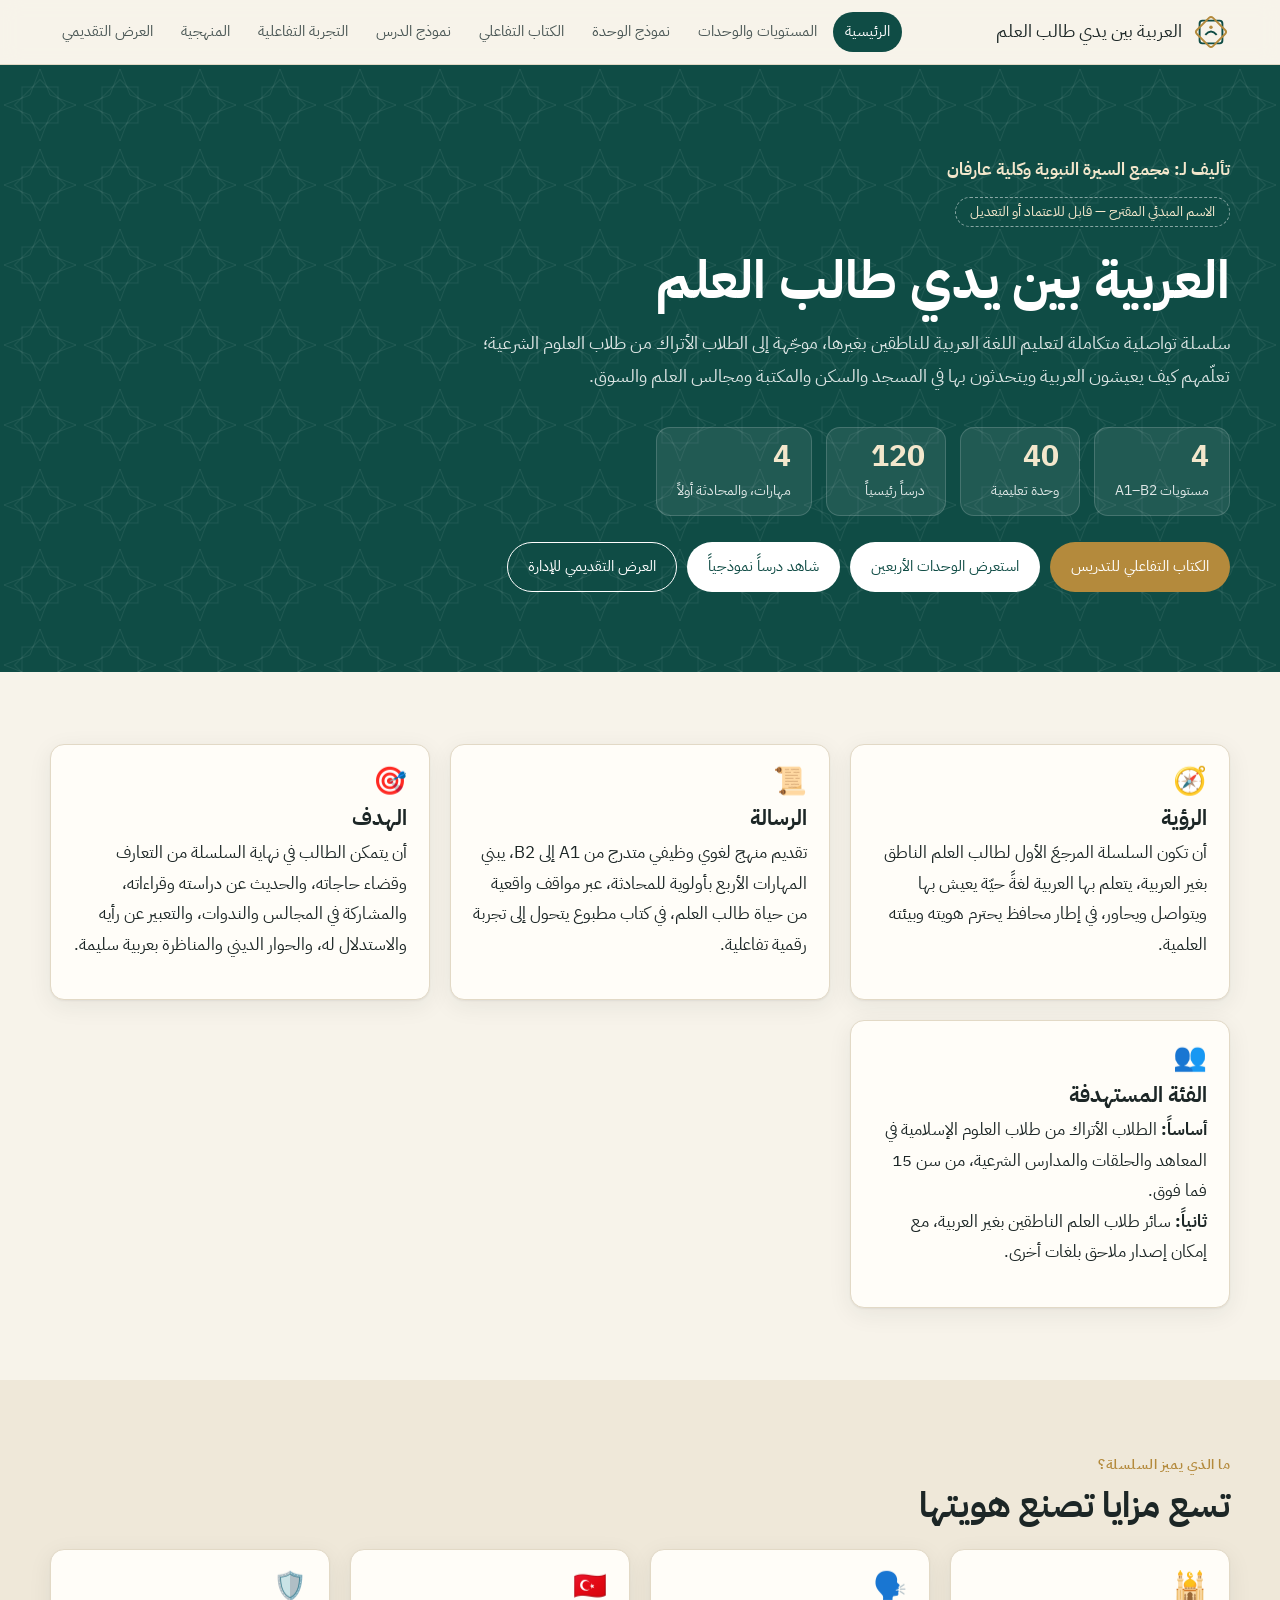
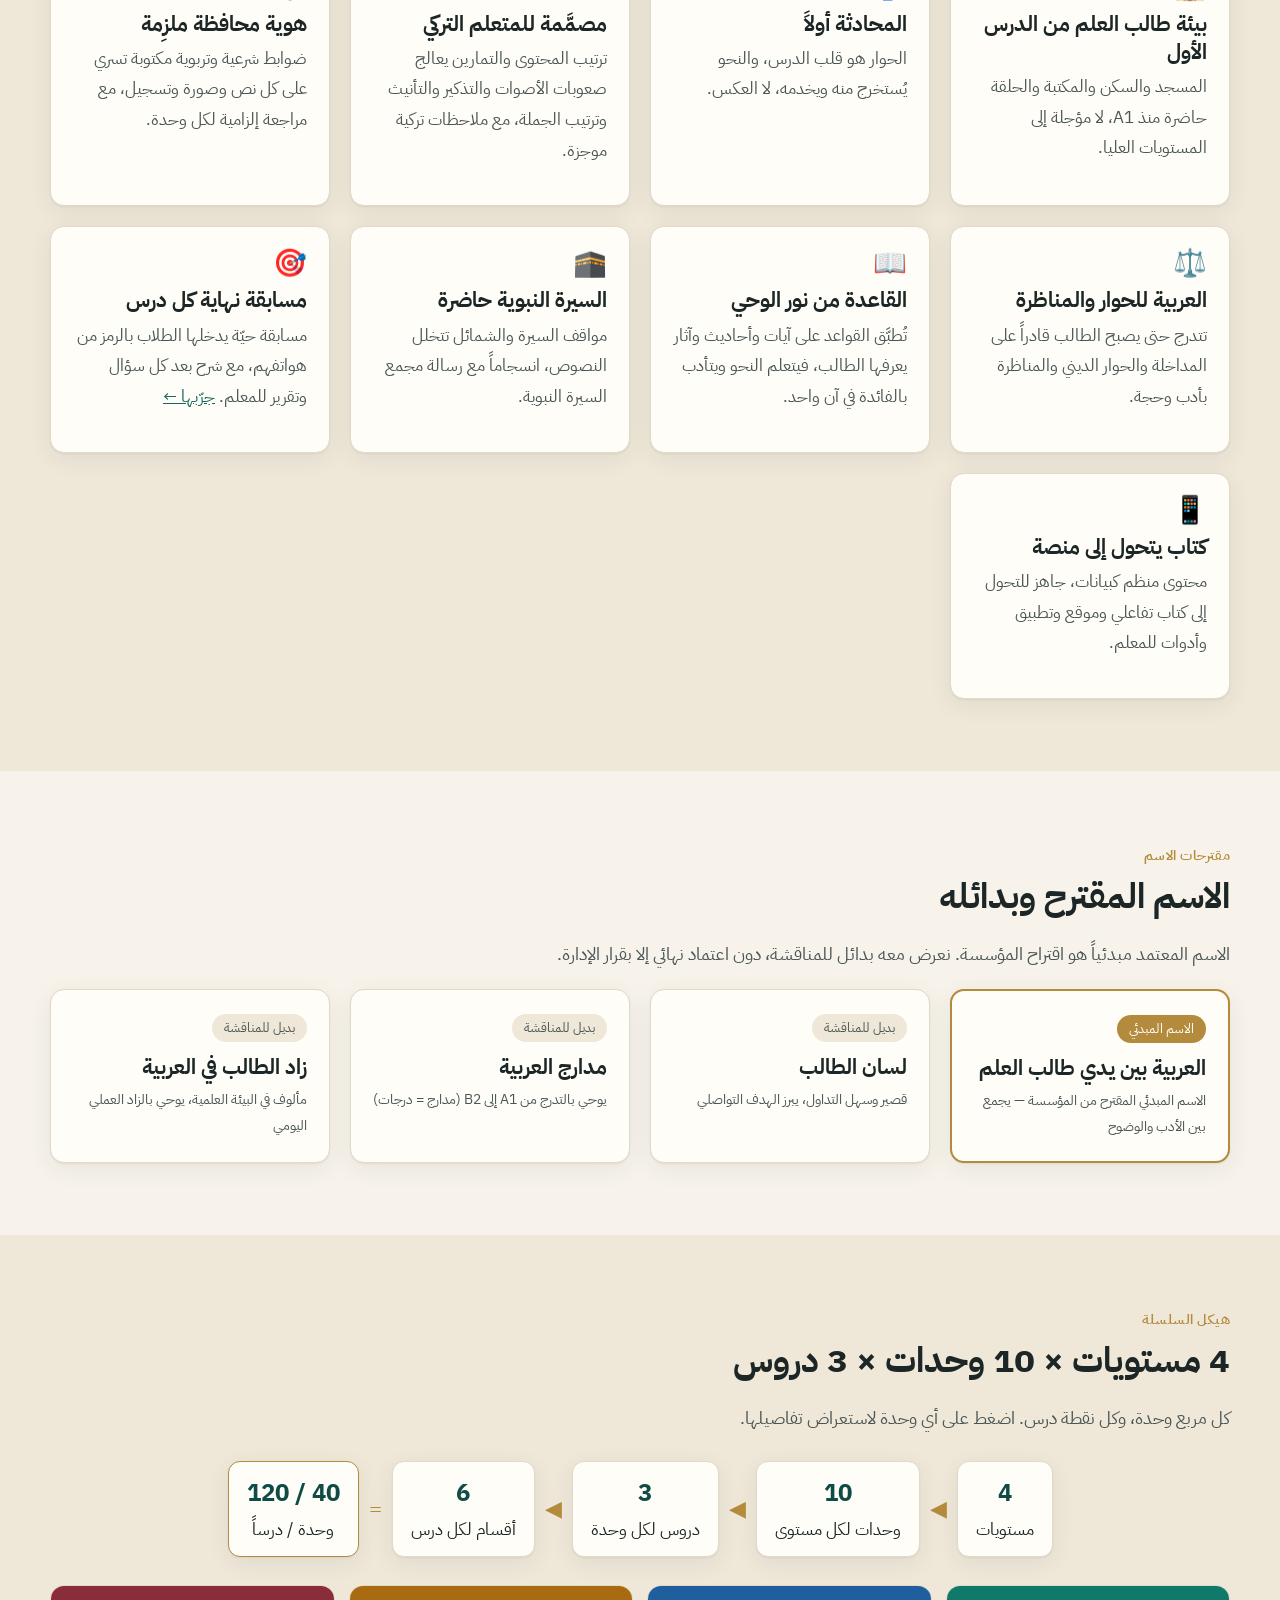
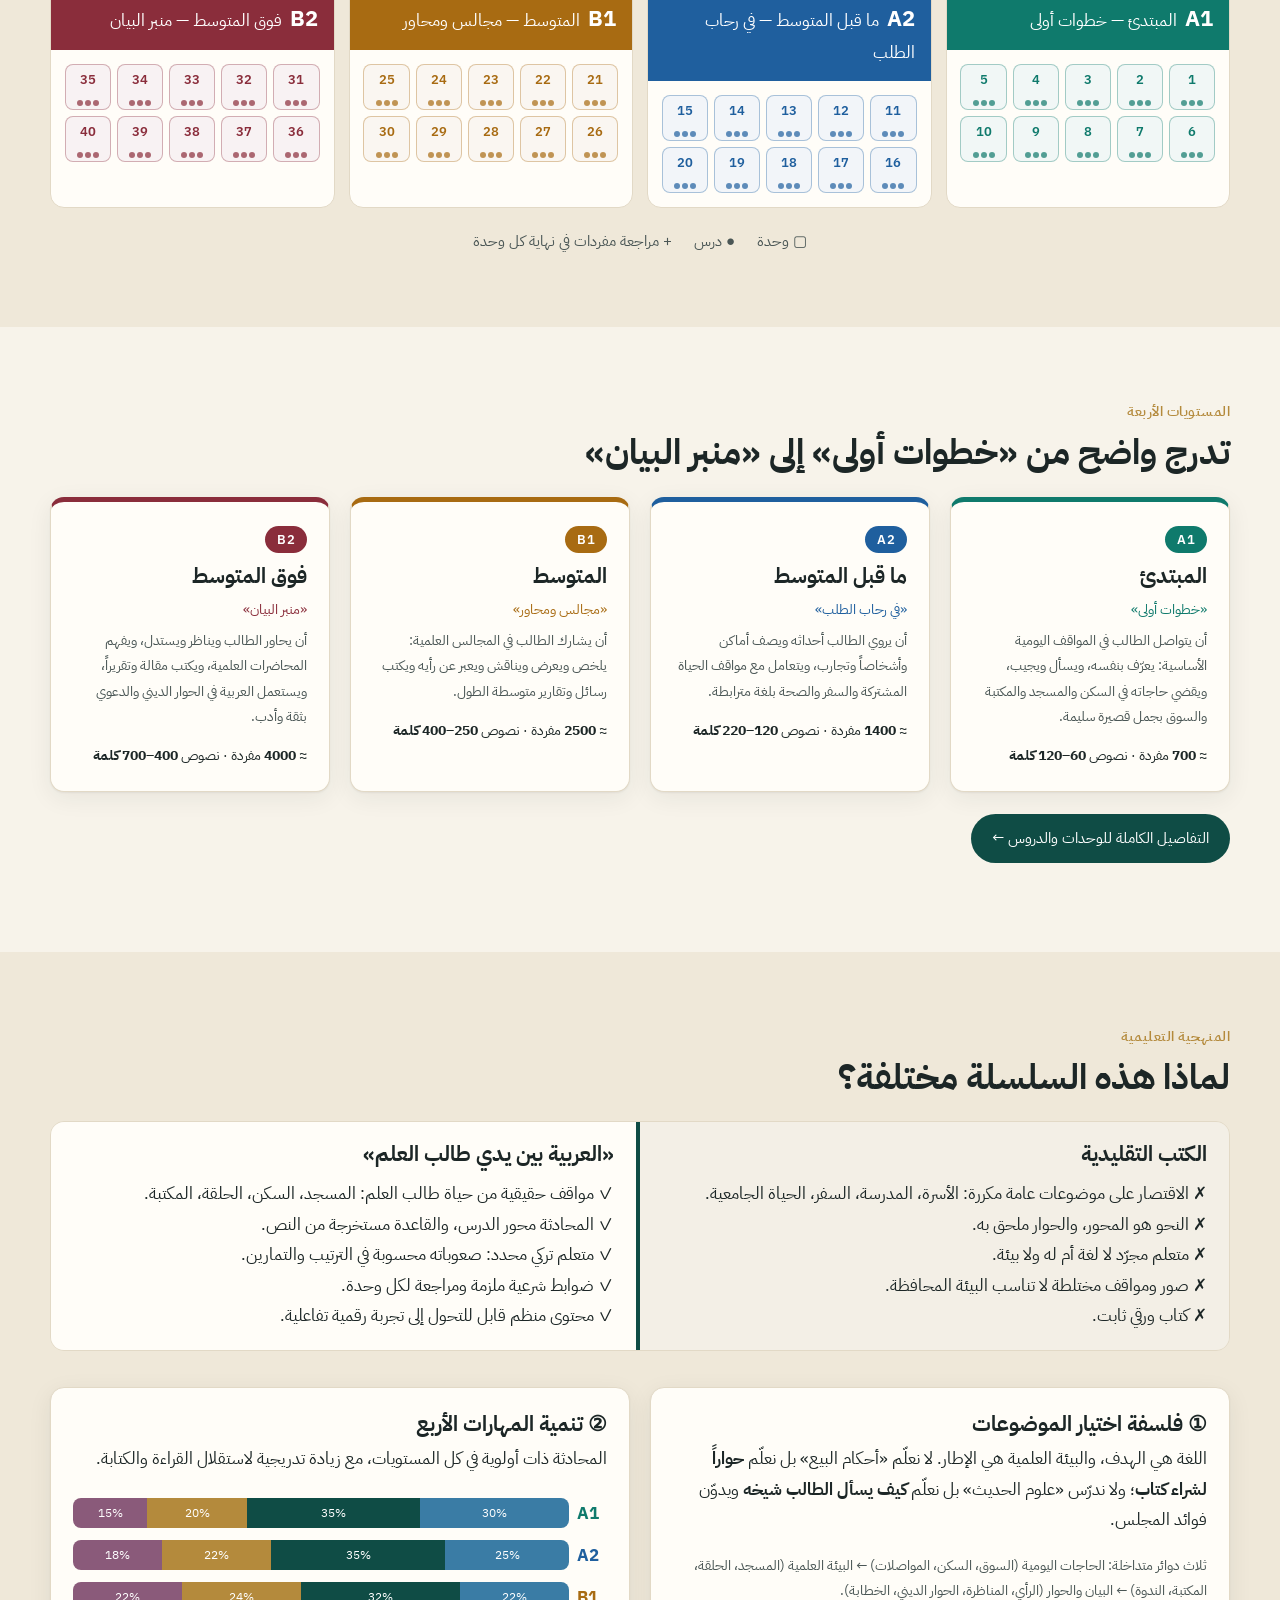
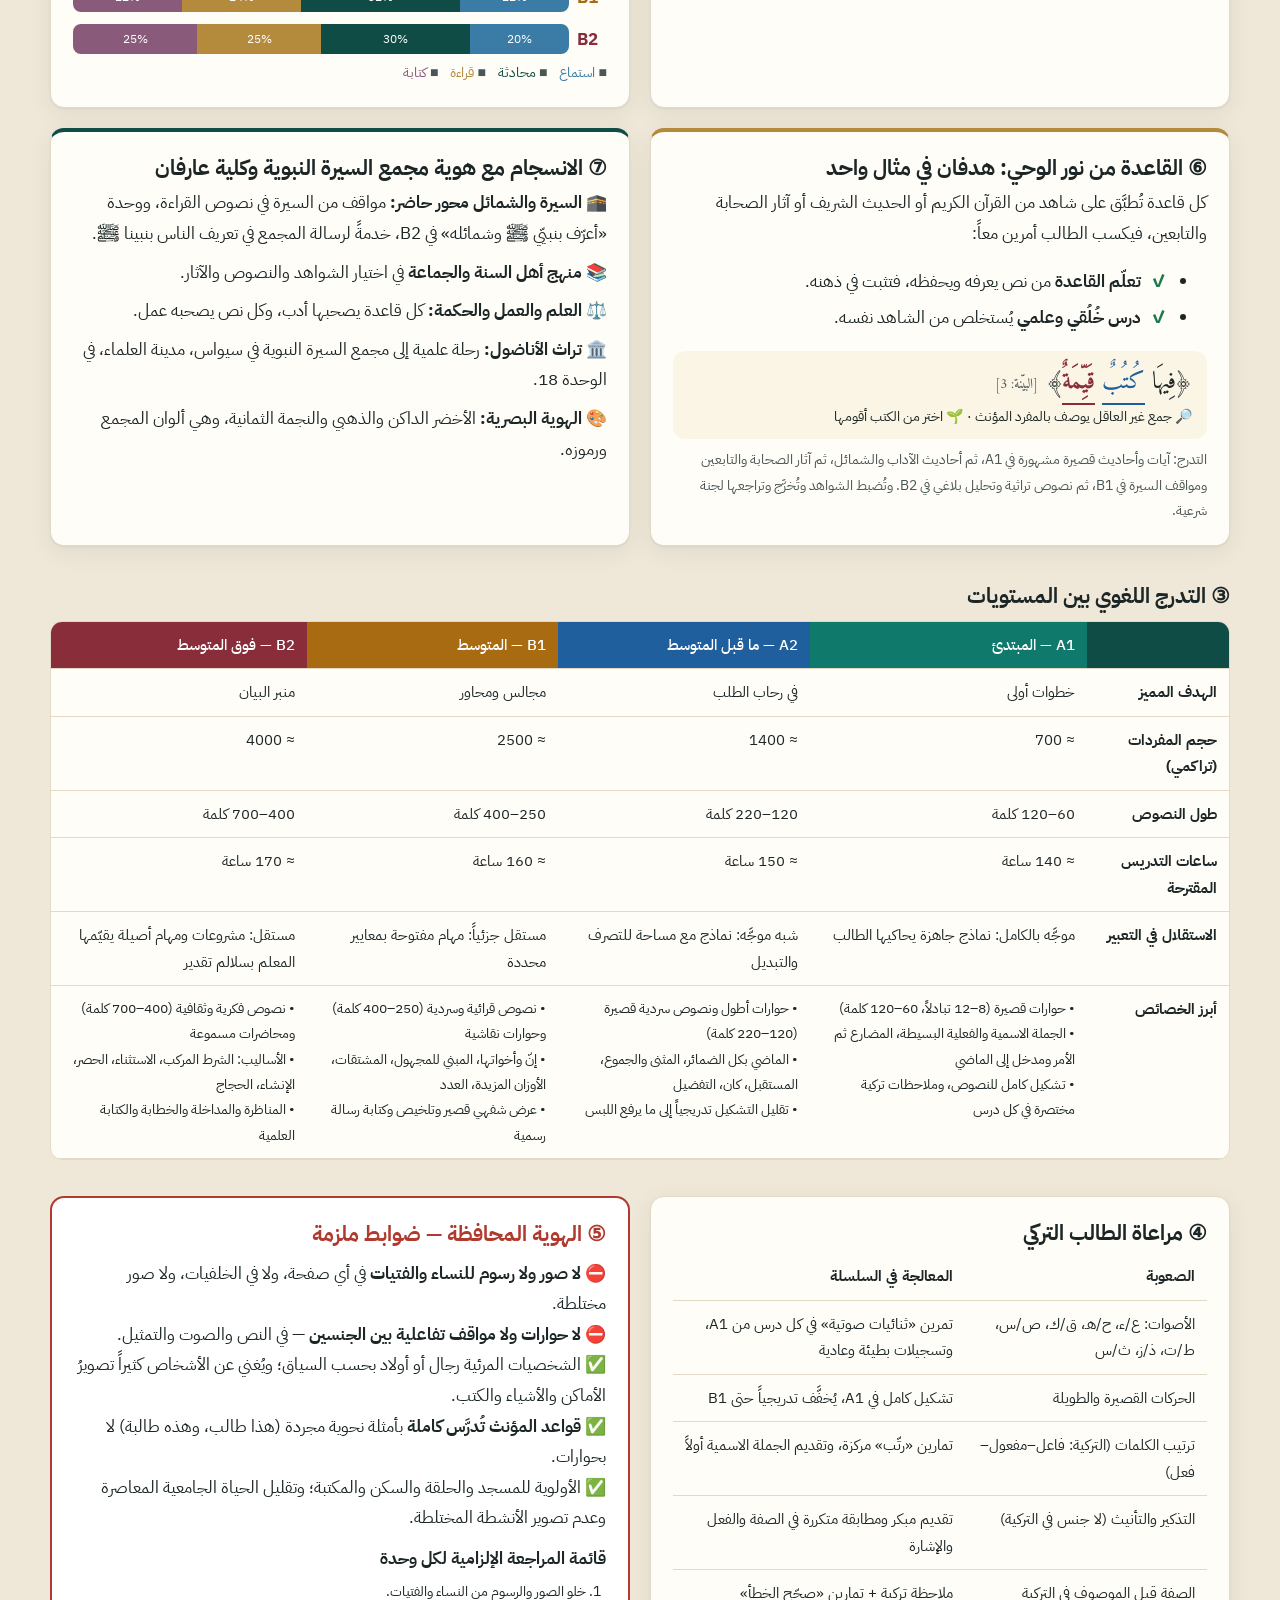
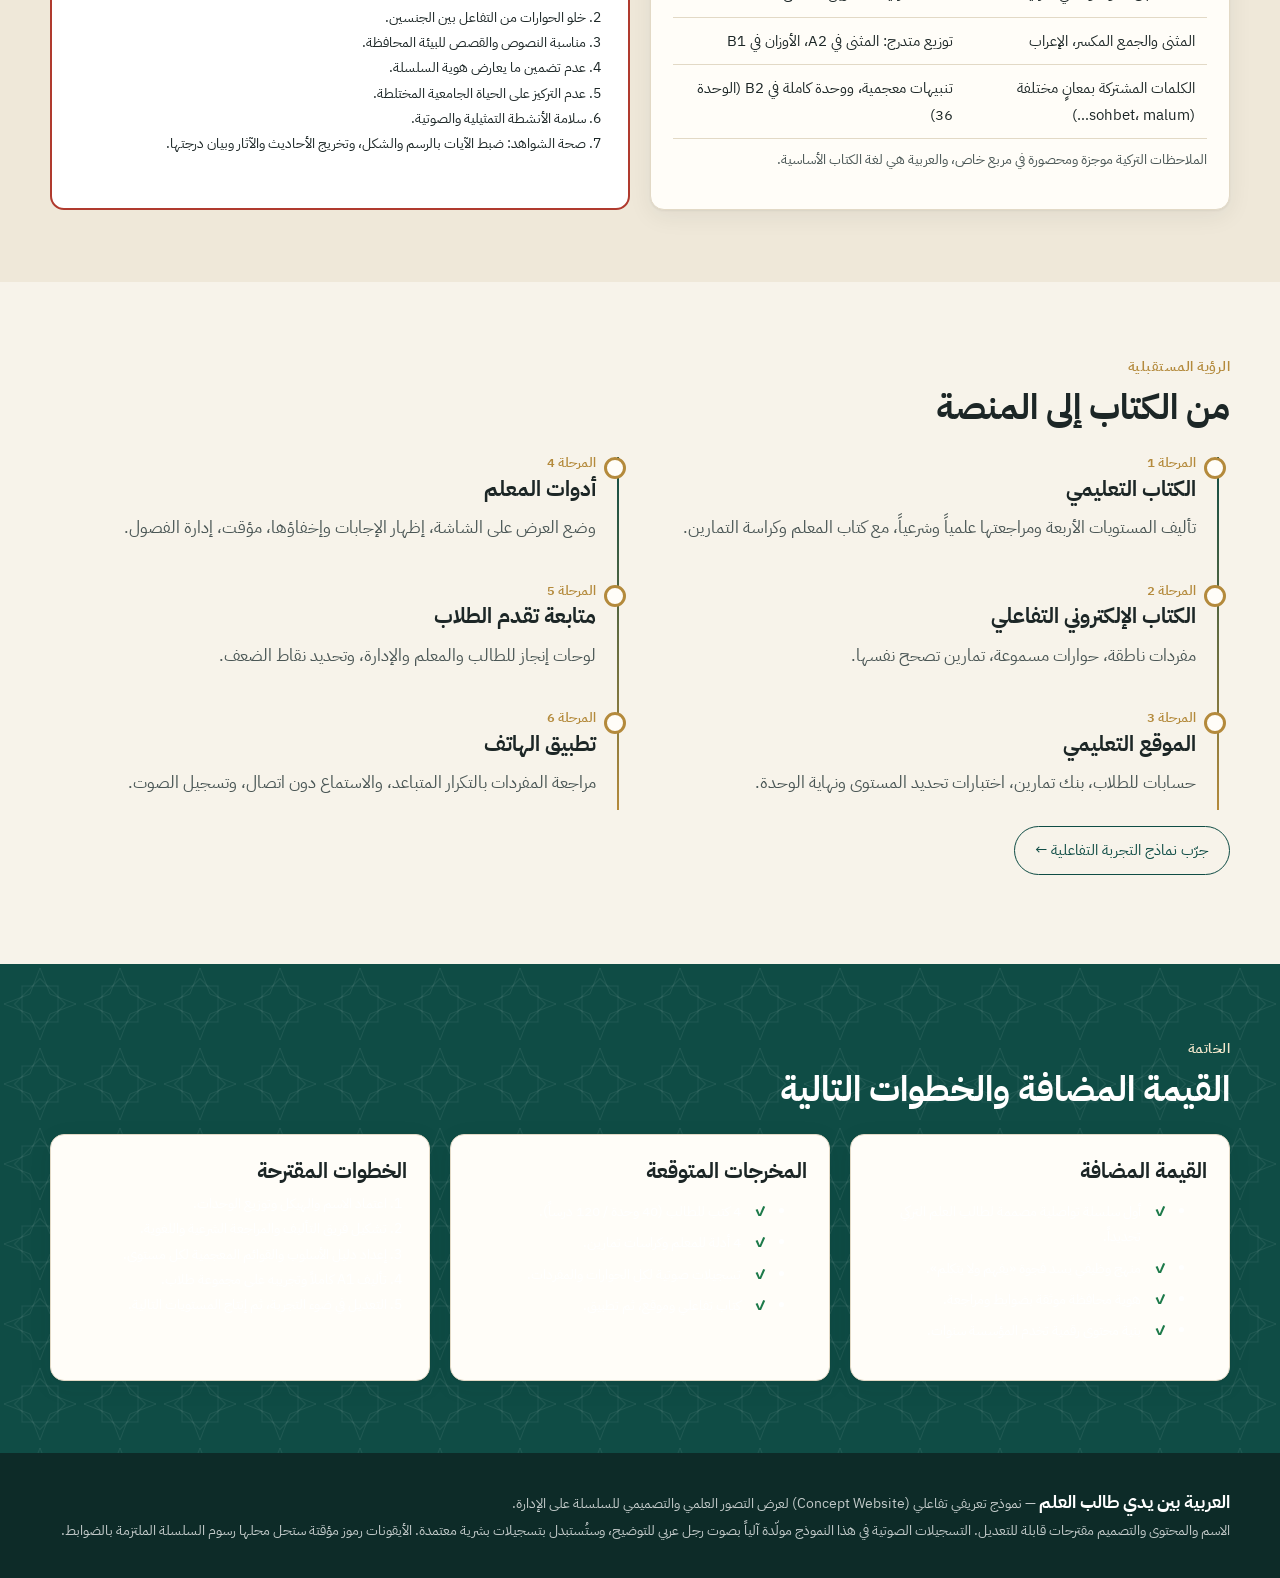
<file: index.html>
<!doctype html>
<html lang="ar" dir="rtl">
<head>
<meta charset="utf-8">
<meta name="viewport" content="width=device-width, initial-scale=1">
<title>العربية بين يدي طالب العلم</title>
<meta name="description" content="التصور العلمي والتعليمي والرقمي لسلسلة تعليم العربية للناطقين بغيرها — لطلاب العلوم الشرعية الأتراك">
<link rel="preconnect" href="https://fonts.googleapis.com"><link rel="preconnect" href="https://fonts.gstatic.com" crossorigin>
<link href="https://fonts.googleapis.com/css2?family=IBM+Plex+Sans+Arabic:wght@400;500;700&family=IBM+Plex+Sans:wght@400;600&family=Noto+Naskh+Arabic:wght@400;600&family=Amiri:wght@400;700&display=swap" rel="stylesheet">
<link rel="stylesheet" href="assets/css/style.css">
</head>
<body>
<header id="topbar"></header>

<!-- ============ 1. الصفحة الرئيسية ============ -->
<section class="hero pattern">
  <div class="wrap">
    <div style="color:var(--gold-soft);font-weight:700;margin-bottom:10px">تأليف لـ: مجمع السيرة النبوية وكلية عارفان</div>
    <span class="proposal">الاسم المبدئي المقترح — قابل للاعتماد أو التعديل</span>
    <h1>العربية بين يدي طالب العلم</h1>
    <p class="lead">سلسلة تواصلية متكاملة لتعليم اللغة العربية للناطقين بغيرها، موجّهة إلى الطلاب الأتراك من طلاب العلوم الشرعية؛ تعلّمهم كيف يعيشون العربية ويتحدثون بها في المسجد والسكن والمكتبة ومجالس العلم والسوق.</p>
    <div class="hero-stats">
      <div><b>4</b><span>مستويات A1–B2</span></div>
      <div><b>40</b><span>وحدة تعليمية</span></div>
      <div><b>120</b><span>درساً رئيسياً</span></div>
      <div><b>4</b><span>مهارات، والمحادثة أولاً</span></div>
    </div>
    <div class="hero-actions">
      <a class="btn gold" href="kitab.html">الكتاب التفاعلي للتدريس</a>
      <a class="btn light" href="curriculum.html">استعرض الوحدات الأربعين</a>
      <a class="btn light" href="lesson.html">شاهد درساً نموذجياً</a>
      <a class="btn ghost" style="color:#fff" href="presentation.html">العرض التقديمي للإدارة</a>
    </div>
  </div>
</section>

<section class="block">
  <div class="wrap">
    <div class="grid g2">
      <div class="card">
        <span class="ic">🧭</span><h3>الرؤية</h3>
        <p>أن تكون السلسلة المرجعَ الأول لطالب العلم الناطق بغير العربية، يتعلم بها العربية لغةً حيّة يعيش بها ويتواصل ويحاور، في إطار محافظ يحترم هويته وبيئته العلمية.</p>
      </div>
      <div class="card">
        <span class="ic">📜</span><h3>الرسالة</h3>
        <p>تقديم منهج لغوي وظيفي متدرج من A1 إلى B2، يبني المهارات الأربع بأولوية للمحادثة، عبر مواقف واقعية من حياة طالب العلم، في كتاب مطبوع يتحول إلى تجربة رقمية تفاعلية.</p>
      </div>
      <div class="card">
        <span class="ic">🎯</span><h3>الهدف</h3>
        <p>أن يتمكن الطالب في نهاية السلسلة من التعارف وقضاء حاجاته، والحديث عن دراسته وقراءاته، والمشاركة في المجالس والندوات، والتعبير عن رأيه والاستدلال له، والحوار الديني والمناظرة بعربية سليمة.</p>
      </div>
      <div class="card">
        <span class="ic">👥</span><h3>الفئة المستهدفة</h3>
        <p><b>أساساً:</b> الطلاب الأتراك من طلاب العلوم الإسلامية في المعاهد والحلقات والمدارس الشرعية، من سن 15 فما فوق.<br><b>ثانياً:</b> سائر طلاب العلم الناطقين بغير العربية، مع إمكان إصدار ملاحق بلغات أخرى.</p>
      </div>
    </div>
  </div>
</section>

<section class="block alt">
  <div class="wrap">
    <div class="kicker">ما الذي يميز السلسلة؟</div>
    <h2>تسع مزايا تصنع هويتها</h2>
    <div class="grid g3" style="margin-top:20px">
      <div class="card"><span class="ic">🕌</span><h3>بيئة طالب العلم من الدرس الأول</h3><p class="muted">المسجد والسكن والمكتبة والحلقة حاضرة منذ A1، لا مؤجلة إلى المستويات العليا.</p></div>
      <div class="card"><span class="ic">🗣️</span><h3>المحادثة أولاً</h3><p class="muted">الحوار هو قلب الدرس، والنحو يُستخرج منه ويخدمه، لا العكس.</p></div>
      <div class="card"><span class="ic">🇹🇷</span><h3>مصمَّمة للمتعلم التركي</h3><p class="muted">ترتيب المحتوى والتمارين يعالج صعوبات الأصوات والتذكير والتأنيث وترتيب الجملة، مع ملاحظات تركية موجزة.</p></div>
      <div class="card"><span class="ic">🛡️</span><h3>هوية محافظة ملزِمة</h3><p class="muted">ضوابط شرعية وتربوية مكتوبة تسري على كل نص وصورة وتسجيل، مع مراجعة إلزامية لكل وحدة.</p></div>
      <div class="card"><span class="ic">⚖️</span><h3>العربية للحوار والمناظرة</h3><p class="muted">تتدرج حتى يصبح الطالب قادراً على المداخلة والحوار الديني والمناظرة بأدب وحجة.</p></div>
      <div class="card"><span class="ic">📖</span><h3>القاعدة من نور الوحي</h3><p class="muted">تُطبَّق القواعد على آيات وأحاديث وآثار يعرفها الطالب، فيتعلم النحو ويتأدب بالفائدة في آن واحد.</p></div>
      <div class="card"><span class="ic">🕋</span><h3>السيرة النبوية حاضرة</h3><p class="muted">مواقف السيرة والشمائل تتخلل النصوص، انسجاماً مع رسالة مجمع السيرة النبوية.</p></div>
      <div class="card"><span class="ic">🎯</span><h3>مسابقة نهاية كل درس</h3><p class="muted">مسابقة حيّة يدخلها الطلاب بالرمز من هواتفهم، مع شرح بعد كل سؤال وتقرير للمعلم. <a href="quiz/demo.html">جرّبها ←</a></p></div>
      <div class="card"><span class="ic">📱</span><h3>كتاب يتحول إلى منصة</h3><p class="muted">محتوى منظم كبيانات، جاهز للتحول إلى كتاب تفاعلي وموقع وتطبيق وأدوات للمعلم.</p></div>
    </div>
  </div>
</section>

<section class="block">
  <div class="wrap">
    <div class="kicker">مقترحات الاسم</div>
    <h2>الاسم المقترح وبدائله</h2>
    <p class="lead">الاسم المعتمد مبدئياً هو اقتراح المؤسسة. نعرض معه بدائل للمناقشة، دون اعتماد نهائي إلا بقرار الإدارة.</p>
    <div class="grid g4" id="names" style="margin-top:18px"></div>
  </div>
</section>

<!-- ============ 2. هيكل السلسلة ============ -->
<section class="block alt" id="structure">
  <div class="wrap">
    <div class="kicker">هيكل السلسلة</div>
    <h2>4 مستويات × 10 وحدات × 3 دروس</h2>
    <p class="lead">كل مربع وحدة، وكل نقطة درس. اضغط على أي وحدة لاستعراض تفاصيلها.</p>
    <div class="flow">
      <div class="node"><b>4</b>مستويات</div><span class="arrow">◀</span>
      <div class="node"><b>10</b>وحدات لكل مستوى</div><span class="arrow">◀</span>
      <div class="node"><b>3</b>دروس لكل وحدة</div><span class="arrow">◀</span>
      <div class="node"><b>6</b>أقسام لكل درس</div><span class="arrow">=</span>
      <div class="node" style="border-color:var(--gold)"><b>40 / 120</b>وحدة / درساً</div>
    </div>
    <div class="tree" id="tree" style="margin-top:28px"></div>
    <div class="tree-legend"><span>▢ وحدة</span><span>● درس</span><span>+ مراجعة مفردات في نهاية كل وحدة</span></div>
  </div>
</section>

<!-- ============ 3. المستويات (ملخص) ============ -->
<section class="block" id="levels">
  <div class="wrap">
    <div class="kicker">المستويات الأربعة</div>
    <h2>تدرج واضح من «خطوات أولى» إلى «منبر البيان»</h2>
    <div class="grid g4" id="levelCards" style="margin-top:20px"></div>
    <p style="margin-top:22px"><a class="btn" href="curriculum.html">التفاصيل الكاملة للوحدات والدروس ←</a></p>
  </div>
</section>

<!-- ============ 7. المنهجية ============ -->
<section class="block alt" id="method">
  <div class="wrap">
    <div class="kicker">المنهجية التعليمية</div>
    <h2>لماذا هذه السلسلة مختلفة؟</h2>
    <div class="cmp" style="margin:20px 0 36px">
      <div class="old"><h3>الكتب التقليدية</h3><ul class="clean">
        <li>✗ الاقتصار على موضوعات عامة مكررة: الأسرة، المدرسة، السفر، الحياة الجامعية.</li>
        <li>✗ النحو هو المحور، والحوار ملحق به.</li>
        <li>✗ متعلم مجرّد لا لغة أم له ولا بيئة.</li>
        <li>✗ صور ومواقف مختلطة لا تناسب البيئة المحافظة.</li>
        <li>✗ كتاب ورقي ثابت.</li></ul></div>
      <div class="new"><h3>«العربية بين يدي طالب العلم»</h3><ul class="clean">
        <li>✓ مواقف حقيقية من حياة طالب العلم: المسجد، السكن، الحلقة، المكتبة.</li>
        <li>✓ المحادثة محور الدرس، والقاعدة مستخرجة من النص.</li>
        <li>✓ متعلم تركي محدد: صعوباته محسوبة في الترتيب والتمارين.</li>
        <li>✓ ضوابط شرعية ملزمة ومراجعة لكل وحدة.</li>
        <li>✓ محتوى منظم قابل للتحول إلى تجربة رقمية تفاعلية.</li></ul></div>
    </div>

    <div class="grid g2">
      <div class="card">
        <h3>① فلسفة اختيار الموضوعات</h3>
        <p>اللغة هي الهدف، والبيئة العلمية هي الإطار. لا نعلّم «أحكام البيع» بل نعلّم <b>حواراً لشراء كتاب</b>؛ ولا ندرّس «علوم الحديث» بل نعلّم <b>كيف يسأل الطالب شيخه</b> ويدوّن فوائد المجلس.</p>
        <p class="muted small">ثلاث دوائر متداخلة: الحاجات اليومية (السوق، السكن، المواصلات) ← البيئة العلمية (المسجد، الحلقة، المكتبة، الندوة) ← البيان والحوار (الرأي، المناظرة، الحوار الديني، الخطابة).</p>
      </div>
      <div class="card">
        <h3>② تنمية المهارات الأربع</h3>
        <p>المحادثة ذات أولوية في كل المستويات، مع زيادة تدريجية لاستقلال القراءة والكتابة.</p>
        <div id="skillsChart"></div>
        <div class="small muted" style="display:flex;gap:12px;flex-wrap:wrap"><span>■ <span style="color:#3a7ca5">استماع</span></span><span>■ <span style="color:#0f4c45">محادثة</span></span><span>■ <span style="color:#b48a3c">قراءة</span></span><span>■ <span style="color:#8a5a7a">كتابة</span></span></div>
      </div>
    </div>

    <div class="grid g2" style="margin-top:20px">
      <div class="card" style="border-top:4px solid var(--gold)">
        <h3>⑥ القاعدة من نور الوحي: هدفان في مثال واحد</h3>
        <p>كل قاعدة تُطبَّق على شاهد من القرآن الكريم أو الحديث الشريف أو آثار الصحابة والتابعين، فيكسب الطالب أمرين معاً:</p>
        <ul class="check"><li><b>تعلّم القاعدة</b> من نص يعرفه ويحفظه، فتثبت في ذهنه.</li><li><b>درس خُلُقي وعلمي</b> يُستخلص من الشاهد نفسه.</li></ul>
        <div style="background:#fbf5e6;border-radius:12px;padding:10px 14px;margin-top:8px">
          <div style="font-family:Amiri,var(--f-book);font-size:1.5rem">﴿فِيهَا <span class="sh-m">كُتُبٌ</span> <span class="sh-s">قَيِّمَةٌ</span>﴾ <span class="small muted">[البيّنة: 3]</span></div>
          <div class="small">🔎 جمع غير العاقل يوصف بالمفرد المؤنث · 🌱 اختر من الكتب أقومها</div>
        </div>
        <p class="small muted" style="margin:8px 0 0">التدرج: آيات وأحاديث قصيرة مشهورة في A1، ثم أحاديث الآداب والشمائل، ثم آثار الصحابة والتابعين ومواقف السيرة في B1، ثم نصوص تراثية وتحليل بلاغي في B2. وتُضبط الشواهد وتُخرَّج وتراجعها لجنة شرعية.</p>
      </div>
      <div class="card" style="border-top:4px solid var(--brand)">
        <h3>⑦ الانسجام مع هوية مجمع السيرة النبوية وكلية عارفان</h3>
        <ul class="clean" style="display:grid;gap:8px">
          <li>🕋 <b>السيرة والشمائل محور حاضر:</b> مواقف من السيرة في نصوص القراءة، ووحدة «أعرّف بنبيّي ﷺ وشمائله» في B2، خدمةً لرسالة المجمع في تعريف الناس بنبينا ﷺ.</li>
          <li>📚 <b>منهج أهل السنة والجماعة</b> في اختيار الشواهد والنصوص والآثار.</li>
          <li>⚖️ <b>العلم والعمل والحكمة:</b> كل قاعدة يصحبها أدب، وكل نص يصحبه عمل.</li>
          <li>🏛️ <b>تراث الأناضول:</b> رحلة علمية إلى مجمع السيرة النبوية في سيواس، مدينة العلماء، في الوحدة 18.</li>
          <li>🎨 <b>الهوية البصرية:</b> الأخضر الداكن والذهبي والنجمة الثمانية، وهي ألوان المجمع ورموزه.</li>
        </ul>
      </div>
    </div>

    <h3 style="margin-top:36px">③ التدرج اللغوي بين المستويات</h3>
    <div class="table-wrap"><table class="t" id="progressionTable"></table></div>

    <div class="grid g2" style="margin-top:36px">
      <div class="card">
        <h3>④ مراعاة الطالب التركي</h3>
        <table class="t small">
          <tr><th>الصعوبة</th><th>المعالجة في السلسلة</th></tr>
          <tr><td>الأصوات: ع/ء، ح/هـ، ق/ك، ص/س، ط/ت، ذ/ز، ث/س</td><td>تمرين «ثنائيات صوتية» في كل درس من A1، وتسجيلات بطيئة وعادية</td></tr>
          <tr><td>الحركات القصيرة والطويلة</td><td>تشكيل كامل في A1، يُخفَّف تدريجياً حتى B1</td></tr>
          <tr><td>ترتيب الكلمات (التركية: فاعل–مفعول–فعل)</td><td>تمارين «رتّب» مركزة، وتقديم الجملة الاسمية أولاً</td></tr>
          <tr><td>التذكير والتأنيث (لا جنس في التركية)</td><td>تقديم مبكر ومطابقة متكررة في الصفة والفعل والإشارة</td></tr>
          <tr><td>الصفة قبل الموصوف في التركية</td><td>ملاحظة تركية + تمارين «صحّح الخطأ»</td></tr>
          <tr><td>المثنى والجمع المكسر، الإعراب</td><td>توزيع متدرج: المثنى في A2، الأوزان في B1</td></tr>
          <tr><td>الكلمات المشتركة بمعانٍ مختلفة (sohbet، malum…)</td><td>تنبيهات معجمية، ووحدة كاملة في B2 (الوحدة 36)</td></tr>
        </table>
        <p class="small muted" style="margin-top:8px">الملاحظات التركية موجزة ومحصورة في مربع خاص، والعربية هي لغة الكتاب الأساسية.</p>
      </div>
      <div class="redline">
        <h3>⑤ الهوية المحافظة — ضوابط ملزمة</h3>
        <ul class="clean">
          <li>⛔ <b>لا صور ولا رسوم للنساء والفتيات</b> في أي صفحة، ولا في الخلفيات، ولا صور مختلطة.</li>
          <li>⛔ <b>لا حوارات ولا مواقف تفاعلية بين الجنسين</b> — في النص والصوت والتمثيل.</li>
          <li>✅ الشخصيات المرئية رجال أو أولاد بحسب السياق؛ ويُغني عن الأشخاص كثيراً تصويرُ الأماكن والأشياء والكتب.</li>
          <li>✅ <b>قواعد المؤنث تُدرَّس كاملة</b> بأمثلة نحوية مجردة (هذا طالب، وهذه طالبة) لا بحوارات.</li>
          <li>✅ الأولوية للمسجد والحلقة والسكن والمكتبة؛ وتقليل الحياة الجامعية المعاصرة وعدم تصوير الأنشطة المختلطة.</li>
        </ul>
        <h4 style="margin-top:14px">قائمة المراجعة الإلزامية لكل وحدة</h4>
        <ol class="small" style="padding-inline-start:20px;margin:0">
          <li>خلو الصور والرسوم من النساء والفتيات.</li><li>خلو الحوارات من التفاعل بين الجنسين.</li><li>مناسبة النصوص والقصص للبيئة المحافظة.</li>
          <li>عدم تضمين ما يعارض هوية السلسلة.</li><li>عدم التركيز على الحياة الجامعية المختلطة.</li><li>سلامة الأنشطة التمثيلية والصوتية.</li>
          <li>صحة الشواهد: ضبط الآيات بالرسم والشكل، وتخريج الأحاديث والآثار وبيان درجتها.</li>
        </ol>
      </div>
    </div>
  </div>
</section>

<!-- ============ 8. الرؤية المستقبلية ============ -->
<section class="block" id="future">
  <div class="wrap">
    <div class="kicker">الرؤية المستقبلية</div>
    <h2>من الكتاب إلى المنصة</h2>
    <div class="grid g2" style="margin-top:20px;align-items:start">
      <div class="timeline">
        <div class="tl-item"><div class="when">المرحلة 1</div><h3>الكتاب التعليمي</h3><p class="muted">تأليف المستويات الأربعة ومراجعتها علمياً وشرعياً، مع كتاب المعلم وكراسة التمارين.</p></div>
        <div class="tl-item"><div class="when">المرحلة 2</div><h3>الكتاب الإلكتروني التفاعلي</h3><p class="muted">مفردات ناطقة، حوارات مسموعة، تمارين تصحح نفسها.</p></div>
        <div class="tl-item"><div class="when">المرحلة 3</div><h3>الموقع التعليمي</h3><p class="muted">حسابات للطلاب، بنك تمارين، اختبارات تحديد المستوى ونهاية الوحدة.</p></div>
      </div>
      <div class="timeline">
        <div class="tl-item"><div class="when">المرحلة 4</div><h3>أدوات المعلم</h3><p class="muted">وضع العرض على الشاشة، إظهار الإجابات وإخفاؤها، مؤقت، إدارة الفصول.</p></div>
        <div class="tl-item"><div class="when">المرحلة 5</div><h3>متابعة تقدم الطلاب</h3><p class="muted">لوحات إنجاز للطالب والمعلم والإدارة، وتحديد نقاط الضعف.</p></div>
        <div class="tl-item"><div class="when">المرحلة 6</div><h3>تطبيق الهاتف</h3><p class="muted">مراجعة المفردات بالتكرار المتباعد، والاستماع دون اتصال، وتسجيل الصوت.</p></div>
      </div>
    </div>
    <p style="margin-top:10px"><a class="btn ghost" href="interactive.html">جرّب نماذج التجربة التفاعلية ←</a></p>
  </div>
</section>

<!-- ============ 9. الخاتمة ============ -->
<section class="block pattern" style="color:#fff">
  <div class="wrap">
    <div class="kicker" style="color:var(--gold-soft)">الخاتمة</div>
    <h2 style="color:#fff">القيمة المضافة والخطوات التالية</h2>
    <div class="grid g3" style="margin-top:20px">
      <div class="card"><h3>القيمة المضافة</h3><ul class="check small">
        <li>أول سلسلة تواصلية مصممة لطالب العلم التركي تحديداً.</li><li>منهج وظيفي يسد فجوة «يفهم ولا يتكلم».</li>
        <li>هوية محافظة موثقة بضوابط ومراجعة.</li><li>بنية محتوى رقمية تخدم المؤسسة سنوات.</li></ul></div>
      <div class="card"><h3>المخرجات المتوقعة</h3><ul class="check small">
        <li>4 كتب للطالب (40 وحدة / 120 درساً).</li><li>4 أدلة للمعلم وكراسات تمارين.</li>
        <li>تسجيلات صوتية لكل الحوارات والمفردات.</li><li>كتاب تفاعلي وموقع، ثم تطبيق.</li></ul></div>
      <div class="card"><h3>الخطوات المقترحة</h3><ol class="small" style="padding-inline-start:20px;margin:0">
        <li>اعتماد الاسم والهيكل وتوزيع الوحدات.</li><li>تشكيل فريق التأليف والمراجعة الشرعية واللغوية.</li>
        <li>إعداد دليل الأسلوب والقوائم المعجمية لكل مستوى.</li><li>تأليف A1 كاملاً وتجريبه على مجموعة طلاب.</li>
        <li>التعديل في ضوء التجربة، ثم إنتاج المستويات التالية.</li></ol></div>
    </div>
  </div>
</section>

<footer id="footer"></footer>
<script src="data/curriculum.js"></script>
<script src="assets/js/common.js"></script>
<script>
  // أسماء مقترحة
  document.getElementById('names').innerHTML = SERIES.altNames.map((n, i) =>
    '<div class="card"' + (i === 0 ? ' style="border:2px solid var(--gold)"' : '') + '>' + (i === 0 ? '<span class="chip" style="background:var(--gold);color:#fff">الاسم المبدئي</span>' : '<span class="chip">بديل للمناقشة</span>') +
    '<h3 style="margin-top:10px">' + n.name + '</h3><p class="muted small" style="margin:0">' + n.note + '</p></div>').join('');

  // شجرة الهيكل
  document.getElementById('tree').innerHTML = LEVELS.map(L =>
    '<div class="tree-level" style="--lvl:' + L.color + '"><header><b>' + L.code + '</b>' + L.name + ' — ' + L.motto + '</header><div class="tree-units">' +
    L.units.map(u => '<a class="tree-unit" href="curriculum.html?u=' + u.n + '" title="' + u.title + '"><span>' + u.n + '</span><i><em></em></i></a>').join('') +
    '</div></div>').join('');

  // بطاقات المستويات
  document.getElementById('levelCards').innerHTML = LEVELS.map(L =>
    '<a class="card" href="curriculum.html?l=' + L.id + '" style="--lvl:' + L.color + ';border-top:5px solid var(--lvl);text-decoration:none;color:inherit">' +
    '<span class="chip lvl">' + L.code + '</span><h3 style="margin-top:8px">' + L.name + '</h3><div class="small" style="color:' + L.color + ';margin-bottom:6px">«' + L.motto + '»</div>' +
    '<p class="small muted">' + L.goal + '</p><div class="small"><b>' + L.vocab + '</b> مفردة · نصوص <b>' + L.textLen + '</b></div></a>').join('');

  // مخطط المهارات
  document.getElementById('skillsChart').innerHTML = LEVELS.map(L => { const s = L.skills;
    return '<div style="display:flex;align-items:center;gap:8px"><b class="lat" style="width:30px;color:' + L.color + '">' + L.code + '</b><div class="skillbar" style="flex:1">' +
      '<span class="sk-l" style="width:' + s.listening + '%">' + s.listening + '%</span><span class="sk-s" style="width:' + s.speaking + '%">' + s.speaking + '%</span>' +
      '<span class="sk-r" style="width:' + s.reading + '%">' + s.reading + '%</span><span class="sk-w" style="width:' + s.writing + '%">' + s.writing + '%</span></div></div>'; }).join('');

  // جدول التدرج
  const rows = [['الهدف المميز', L => L.motto], ['حجم المفردات (تراكمي)', L => L.vocab], ['طول النصوص', L => L.textLen], ['ساعات التدريس المقترحة', L => L.hours], ['الاستقلال في التعبير', L => L.independence], ['أبرز الخصائص', L => '<ul class="clean small">' + L.features.slice(1, 4).map(f => '<li>• ' + f + '</li>').join('') + '</ul>']];
  document.getElementById('progressionTable').innerHTML = '<thead><tr><th></th>' + LEVELS.map(L => '<th style="background:' + L.color + '">' + L.code + ' — ' + L.name + '</th>').join('') + '</tr></thead><tbody>' +
    rows.map(r => '<tr><td><b>' + r[0] + '</b></td>' + LEVELS.map(L => '<td>' + r[1](L) + '</td>').join('') + '</tr>').join('') + '</tbody>';
</script>
</body>
</html>
</file>
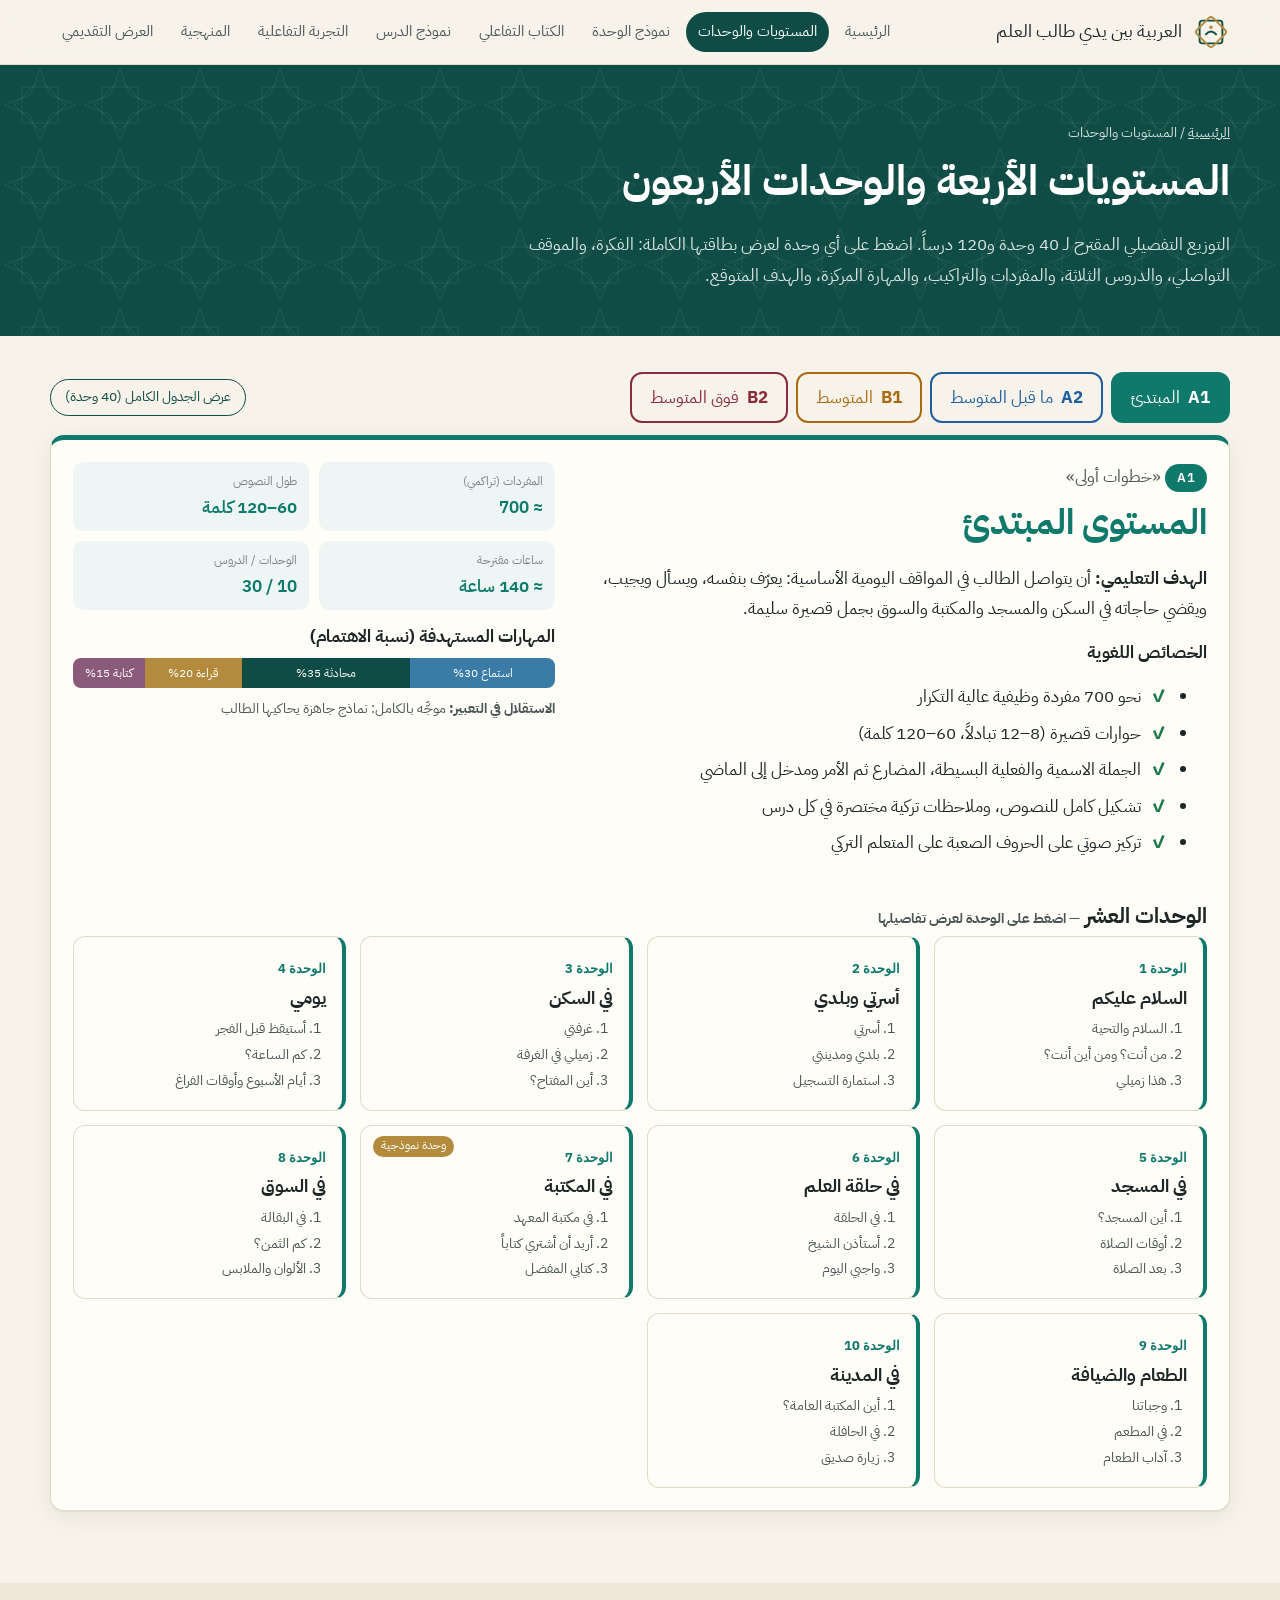
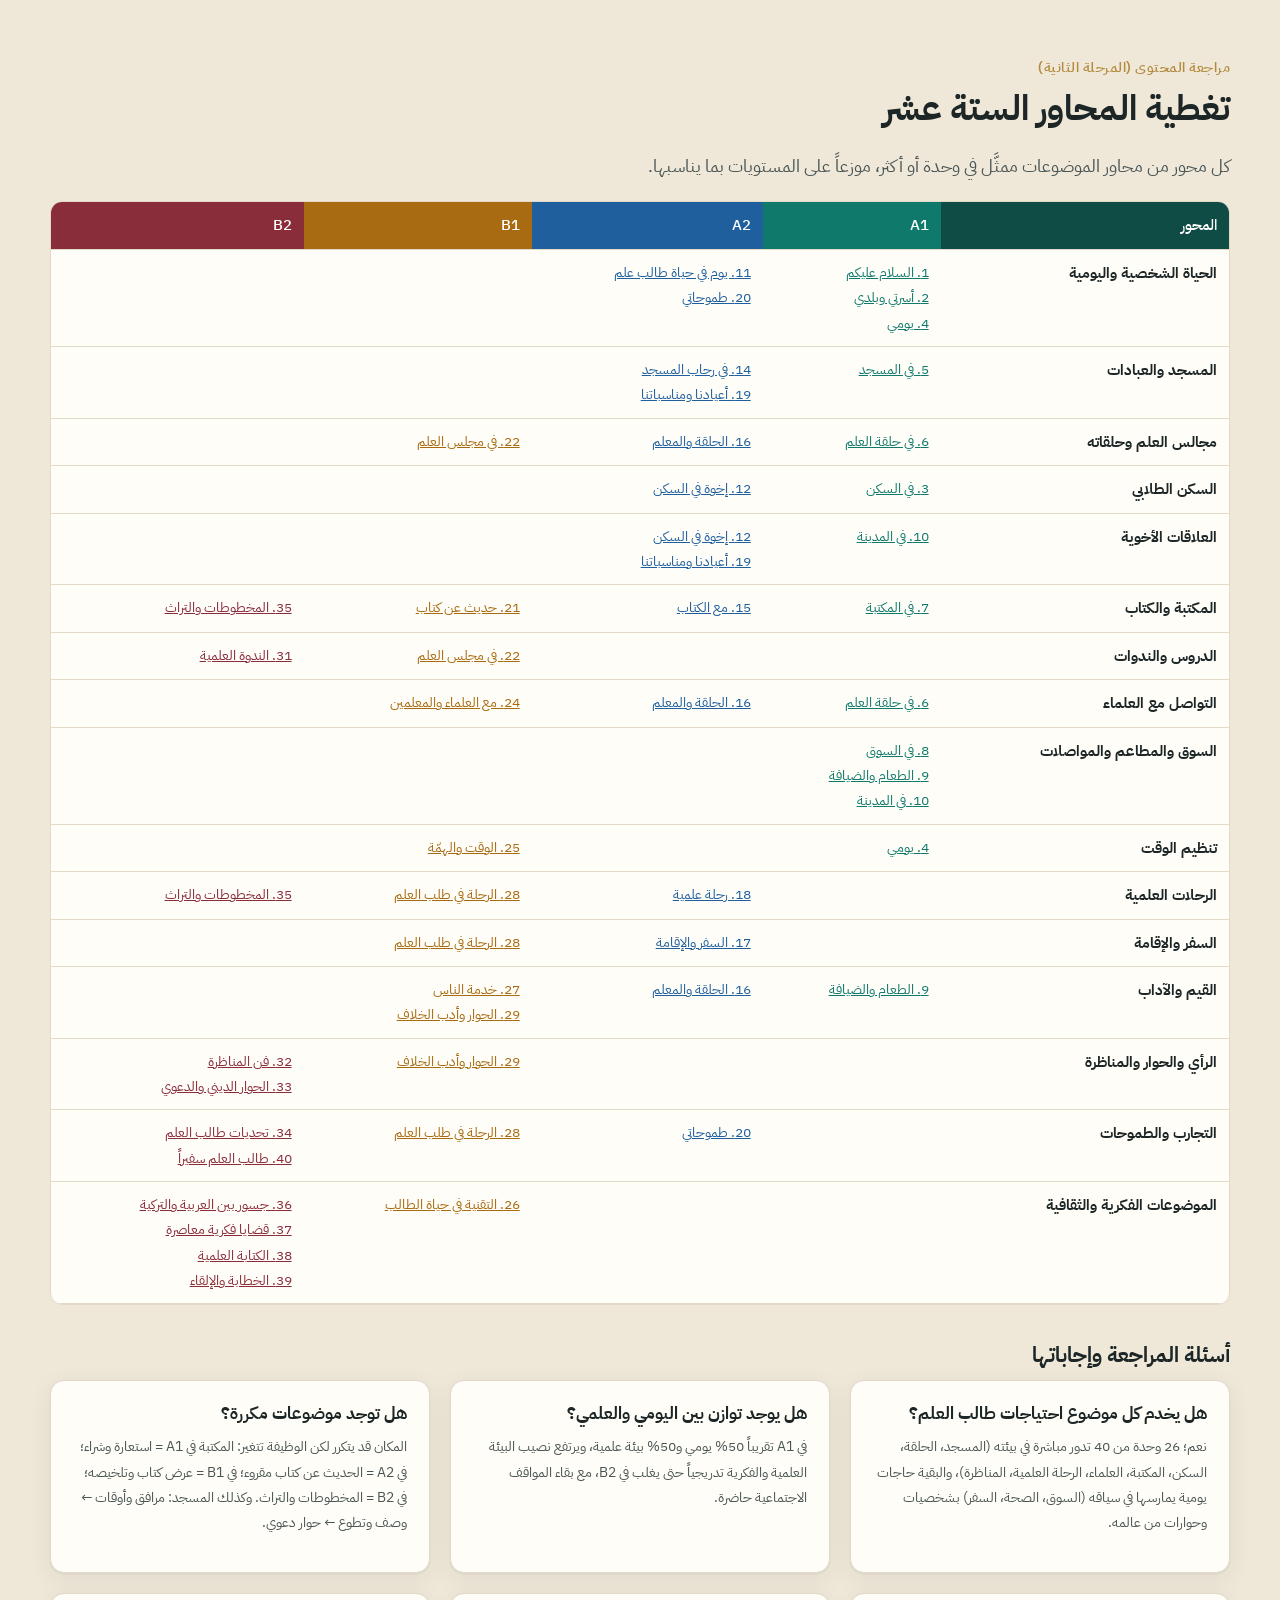
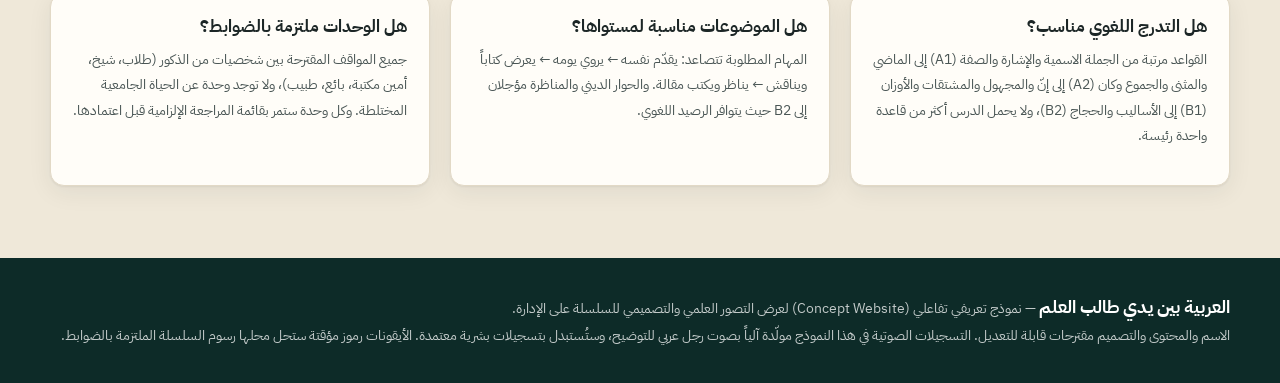
<file: curriculum.html>
<!doctype html>
<html lang="ar" dir="rtl">
<head>
<meta charset="utf-8">
<meta name="viewport" content="width=device-width, initial-scale=1">
<title>المستويات والوحدات</title>
<link rel="preconnect" href="https://fonts.googleapis.com"><link rel="preconnect" href="https://fonts.gstatic.com" crossorigin>
<link href="https://fonts.googleapis.com/css2?family=IBM+Plex+Sans+Arabic:wght@400;500;700&family=IBM+Plex+Sans:wght@400;600&family=Noto+Naskh+Arabic:wght@400;600&family=Amiri:wght@400;700&display=swap" rel="stylesheet">
<link rel="stylesheet" href="assets/css/style.css">
</head>
<body>
<header id="topbar"></header>
<section class="page-hero pattern">
  <div class="wrap">
    <div class="crumbs"><a href="index.html">الرئيسية</a> / المستويات والوحدات</div>
    <h1>المستويات الأربعة والوحدات الأربعون</h1>
    <p>التوزيع التفصيلي المقترح لـ 40 وحدة و120 درساً. اضغط على أي وحدة لعرض بطاقتها الكاملة: الفكرة، والموقف التواصلي، والدروس الثلاثة، والمفردات والتراكيب، والمهارة المركزة، والهدف المتوقع.</p>
  </div>
</section>

<section class="block" style="padding-top:36px">
  <div class="wrap">
    <div style="display:flex;gap:10px;align-items:center;flex-wrap:wrap;margin-bottom:12px" class="no-print">
      <div class="lvl-tabs" id="tabs" style="margin:0"></div>
      <span style="margin-inline-start:auto"></span>
      <button class="btn ghost sm" id="viewToggle">عرض الجدول الكامل (40 وحدة)</button>
    </div>
    <div id="levelView"></div>
    <div id="tableView" style="display:none">
      <p class="muted small no-print">جدول قابل للطباعة يضم الوحدات الأربعين بحقولها الثمانية. (Ctrl+P للطباعة أو الحفظ PDF)</p>
      <div class="table-wrap"><table class="t" id="fullTable"></table></div>
    </div>
  </div>
</section>

<section class="block alt">
  <div class="wrap">
    <div class="kicker">مراجعة المحتوى (المرحلة الثانية)</div>
    <h2>تغطية المحاور الستة عشر</h2>
    <p class="lead">كل محور من محاور الموضوعات ممثَّل في وحدة أو أكثر، موزعاً على المستويات بما يناسبها.</p>
    <div class="table-wrap" style="margin-top:16px"><table class="t" id="axesTable"></table></div>

    <h3 style="margin-top:36px">أسئلة المراجعة وإجاباتها</h3>
    <div class="grid g2">
      <div class="card"><h4>هل يخدم كل موضوع احتياجات طالب العلم؟</h4><p class="small muted">نعم؛ 26 وحدة من 40 تدور مباشرة في بيئته (المسجد، الحلقة، السكن، المكتبة، العلماء، الرحلة العلمية، المناظرة)، والبقية حاجات يومية يمارسها في سياقه (السوق، الصحة، السفر) بشخصيات وحوارات من عالمه.</p></div>
      <div class="card"><h4>هل يوجد توازن بين اليومي والعلمي؟</h4><p class="small muted">في A1 تقريباً 50% يومي و50% بيئة علمية، ويرتفع نصيب البيئة العلمية والفكرية تدريجياً حتى يغلب في B2، مع بقاء المواقف الاجتماعية حاضرة.</p></div>
      <div class="card"><h4>هل توجد موضوعات مكررة؟</h4><p class="small muted">المكان قد يتكرر لكن الوظيفة تتغير: المكتبة في A1 = استعارة وشراء؛ في A2 = الحديث عن كتاب مقروء؛ في B1 = عرض كتاب وتلخيصه؛ في B2 = المخطوطات والتراث. وكذلك المسجد: مرافق وأوقات ← وصف وتطوع ← حوار دعوي.</p></div>
      <div class="card"><h4>هل التدرج اللغوي مناسب؟</h4><p class="small muted">القواعد مرتبة من الجملة الاسمية والإشارة والصفة (A1) إلى الماضي والمثنى والجموع وكان (A2) إلى إنّ والمجهول والمشتقات والأوزان (B1) إلى الأساليب والحجاج (B2)، ولا يحمل الدرس أكثر من قاعدة واحدة رئيسة.</p></div>
      <div class="card"><h4>هل الموضوعات مناسبة لمستواها؟</h4><p class="small muted">المهام المطلوبة تتصاعد: يقدّم نفسه ← يروي يومه ← يعرض كتاباً ويناقش ← يناظر ويكتب مقالة. والحوار الديني والمناظرة مؤجلان إلى B2 حيث يتوافر الرصيد اللغوي.</p></div>
      <div class="card"><h4>هل الوحدات ملتزمة بالضوابط؟</h4><p class="small muted">جميع المواقف المقترحة بين شخصيات من الذكور (طلاب، شيخ، أمين مكتبة، بائع، طبيب)، ولا توجد وحدة عن الحياة الجامعية المختلطة. وكل وحدة ستمر بقائمة المراجعة الإلزامية قبل اعتمادها.</p></div>
    </div>
  </div>
</section>

<div class="modal" id="modal" role="dialog" aria-modal="true"><div class="modal-box" id="modalBox"></div></div>
<footer id="footer"></footer>
<script src="data/curriculum.js"></script>
<script src="assets/js/common.js"></script>
<script>
const params = new URLSearchParams(location.search);
let current = params.get('l') || 'a1';
const allUnits = LEVELS.flatMap(L => L.units.map(u => Object.assign({ L }, u)));
if (params.get('u')) { const f = allUnits.find(u => u.n == params.get('u')); if (f) current = f.L.id; }

function skillBar(s) {
  return '<div class="skillbar"><span class="sk-l" style="width:' + s.listening + '%">استماع ' + s.listening + '%</span><span class="sk-s" style="width:' + s.speaking + '%">محادثة ' + s.speaking + '%</span><span class="sk-r" style="width:' + s.reading + '%">قراءة ' + s.reading + '%</span><span class="sk-w" style="width:' + s.writing + '%">كتابة ' + s.writing + '%</span></div>';
}
function renderTabs() {
  document.getElementById('tabs').innerHTML = LEVELS.map(L => '<button class="lvl-tab' + (L.id === current ? ' active' : '') + '" style="--lvl:' + L.color + '" data-l="' + L.id + '"><b>' + L.code + '</b>' + L.name + '</button>').join('');
}
function renderLevel() {
  const L = LEVELS.find(x => x.id === current);
  document.getElementById('levelView').innerHTML =
    '<div class="card lvl-panel" style="--lvl:' + L.color + '"><div class="lvl-head"><div>' +
    '<span class="chip lvl">' + L.code + '</span> <span class="muted">«' + L.motto + '»</span><h2 style="margin-top:6px;color:' + L.color + '">المستوى ' + L.name + '</h2>' +
    '<p><b>الهدف التعليمي:</b> ' + L.goal + '</p><h4>الخصائص اللغوية</h4><ul class="check">' + L.features.map(f => '<li>' + f + '</li>').join('') + '</ul></div>' +
    '<div><div class="lvl-facts"><div><small>المفردات (تراكمي)</small><b>' + L.vocab + '</b></div><div><small>طول النصوص</small><b>' + L.textLen + '</b></div>' +
    '<div><small>ساعات مقترحة</small><b>' + L.hours + '</b></div><div><small>الوحدات / الدروس</small><b>10 / 30</b></div></div>' +
    '<h4 style="margin-top:16px">المهارات المستهدفة (نسبة الاهتمام)</h4>' + skillBar(L.skills) +
    '<p class="small muted" style="margin-top:8px"><b>الاستقلال في التعبير:</b> ' + L.independence + '</p></div></div>' +
    '<h3>الوحدات العشر <span class="small muted">— اضغط على الوحدة لعرض تفاصيلها</span></h3><div class="unit-grid">' +
    L.units.map(u => '<button class="unit-card" data-u="' + u.n + '">' + (u.sample ? '<span class="star">وحدة نموذجية</span>' : '') +
      '<span class="num">الوحدة ' + u.n + '</span><h4>' + u.title + '</h4><ol>' + u.lessons.map(l => '<li>' + l.t + '</li>').join('') + '</ol></button>').join('') +
    '</div></div>';
}
function unitDetails(u) {
  return '<dl class="dl">' +
    '<dt>الفكرة العامة</dt><dd>' + u.idea + '</dd>' +
    '<dt>الموقف التواصلي</dt><dd>' + u.situation + '</dd>' +
    '<dt>الدروس الثلاثة</dt><dd><ul class="lesson-list">' + u.lessons.map((l, i) => '<li><span class="ln">' + (i + 1) + '</span><div><b>' + l.t + '</b><small>القاعدة: ' + l.g + '</small></div></li>').join('') + '</ul></dd>' +
    '<dt>المفردات</dt><dd class="book" style="font-size:1.1rem">' + u.vocab + '</dd>' +
    '<dt>التراكيب</dt><dd class="book" style="font-size:1.1rem">' + u.structures + '</dd>' +
    (u.shahid ? '<dt>شاهد الوحدة</dt><dd><div style="font-family:Amiri,var(--f-book);font-size:1.35rem;line-height:1.9">' + u.shahid.t + '</div><div class="small muted">' + u.shahid.src + '</div><div class="small">🔎 ' + u.shahid.g + ' · 🌱 ' + u.shahid.f + '</div></dd>'
      : '<dt>الشواهد</dt><dd class="small muted">يُختار لكل درس شاهد من الآيات والأحاديث وآثار الصحابة والتابعين يطبّق قاعدته، في مرحلة التأليف.</dd>') +
    '<dt>المهارة المركزة</dt><dd>' + u.skill + ' <span class="small muted">(مع حضور المهارات الأربع في كل درس)</span></dd>' +
    '<dt>الهدف المتوقع</dt><dd><b>يستطيع الطالب أن:</b> ' + u.goal + '</dd></dl>';
}
function openUnit(n) {
  const u = allUnits.find(x => x.n == n), L = u.L;
  const box = document.getElementById('modalBox');
  box.style.setProperty('--lvl', L.color);
  box.innerHTML = '<header><div><span class="chip lvl">' + L.code + ' · الوحدة ' + u.n + '</span><h3>' + u.title + '</h3></div><button class="modal-close" aria-label="إغلاق">✕</button></header>' +
    '<div class="modal-body">' + unitDetails(u) +
    '<div style="display:flex;gap:8px;margin-top:16px;flex-wrap:wrap">' +
    (u.n > 1 ? '<button class="btn ghost sm" data-go="' + (u.n - 1) + '">→ الوحدة السابقة</button>' : '') +
    (u.n < 40 ? '<button class="btn ghost sm" data-go="' + (u.n + 1) + '">الوحدة التالية ←</button>' : '') +
    (u.sample ? '<a class="btn sm" href="unit.html">افتح الوحدة النموذجية</a>' : '') + '</div></div>';
  document.getElementById('modal').classList.add('open');
}
document.addEventListener('click', e => {
  const t = e.target.closest('[data-l]'); if (t) { current = t.dataset.l; renderTabs(); renderLevel(); }
  const c = e.target.closest('[data-u]'); if (c) openUnit(c.dataset.u);
  const g = e.target.closest('[data-go]'); if (g) { openUnit(g.dataset.go); }
  if (e.target.closest('.modal-close') || e.target.id === 'modal') document.getElementById('modal').classList.remove('open');
});
document.addEventListener('keydown', e => { if (e.key === 'Escape') document.getElementById('modal').classList.remove('open'); });

// الجدول الكامل
document.getElementById('fullTable').innerHTML = '<thead><tr><th>#</th><th>الوحدة</th><th>الفكرة والموقف التواصلي</th><th>الدروس الثلاثة (والقاعدة)</th><th>المفردات والتراكيب</th><th>المهارة المركزة</th><th>الهدف المتوقع</th></tr></thead><tbody>' +
  LEVELS.map(L => '<tr class="lvl-row" style="--lvl:' + L.color + '"><td colspan="7">' + L.code + ' — ' + L.name + ' «' + L.motto + '»</td></tr>' +
    L.units.map(u => '<tr style="--lvl:' + L.color + '"><td class="num">' + u.n + '</td><td><b>' + u.title + '</b></td><td>' + u.idea + '<br><span class="muted small">' + u.situation + '</span></td>' +
      '<td><ol>' + u.lessons.map(l => '<li><b>' + l.t + '</b><br><span class="small muted">' + l.g + '</span></li>').join('') + '</ol></td>' +
      '<td class="small">' + u.vocab + '<br><span class="muted">' + u.structures + '</span></td><td class="small">' + u.skill + '</td><td class="small">' + u.goal + '</td></tr>').join('')).join('') + '</tbody>';

document.getElementById('viewToggle').onclick = function () {
  const tv = document.getElementById('tableView'), lv = document.getElementById('levelView'), tabs = document.getElementById('tabs');
  const showTable = tv.style.display === 'none';
  tv.style.display = showTable ? '' : 'none'; lv.style.display = showTable ? 'none' : ''; tabs.style.visibility = showTable ? 'hidden' : '';
  this.textContent = showTable ? 'العودة إلى عرض المستويات' : 'عرض الجدول الكامل (40 وحدة)';
};

// تغطية المحاور
document.getElementById('axesTable').innerHTML = '<thead><tr><th>المحور</th>' + LEVELS.map(L => '<th style="background:' + L.color + '">' + L.code + '</th>').join('') + '</tr></thead><tbody>' +
  AXES.map(a => '<tr><td><b>' + a.k + '</b></td>' + LEVELS.map(L => { const us = L.units.filter(u => a.u.includes(u.n));
    return '<td class="small">' + us.map(u => '<a href="#" data-u="' + u.n + '" style="color:' + L.color + '">' + u.n + '. ' + u.title + '</a>').join('<br>') + '</td>'; }).join('') + '</tr>').join('') + '</tbody>';
document.getElementById('axesTable').addEventListener('click', e => { if (e.target.closest('a')) e.preventDefault(); });

renderTabs(); renderLevel();
if (params.get('u')) openUnit(params.get('u'));
</script>
</body>
</html>
</file>
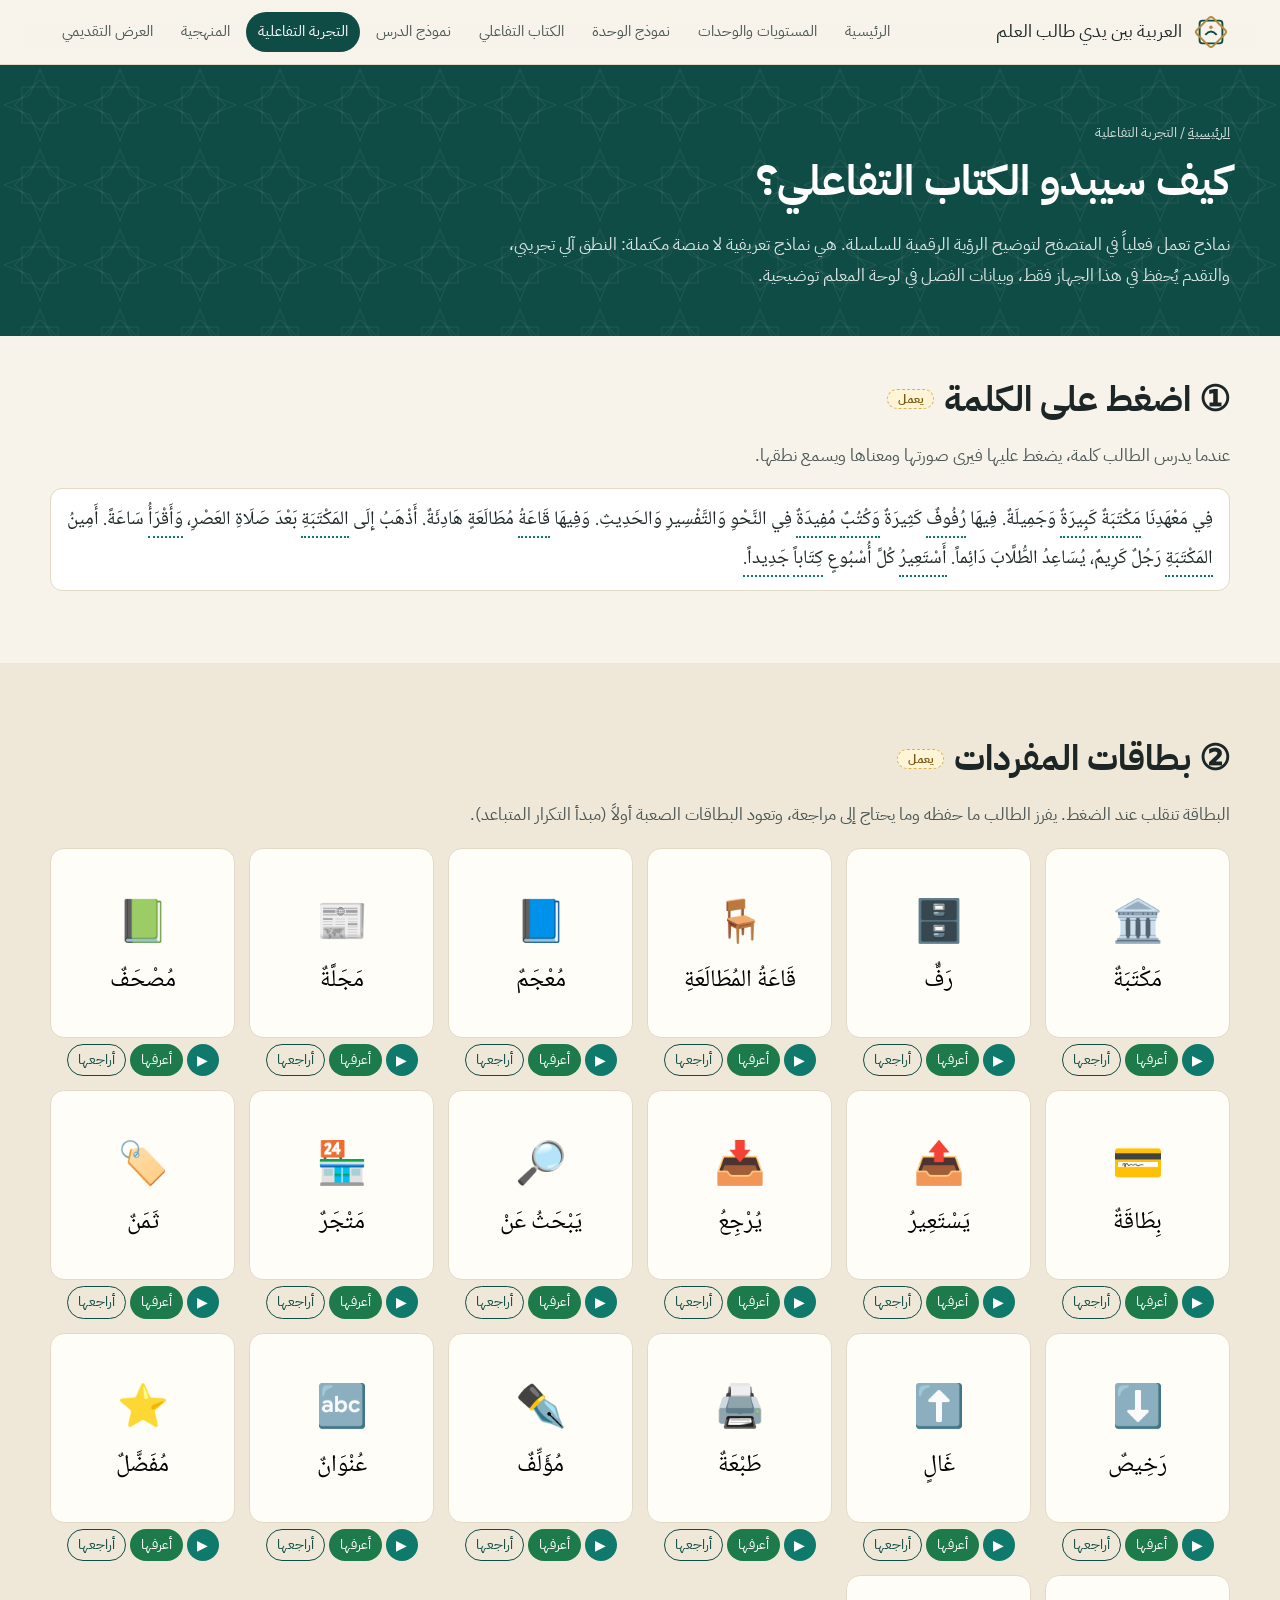
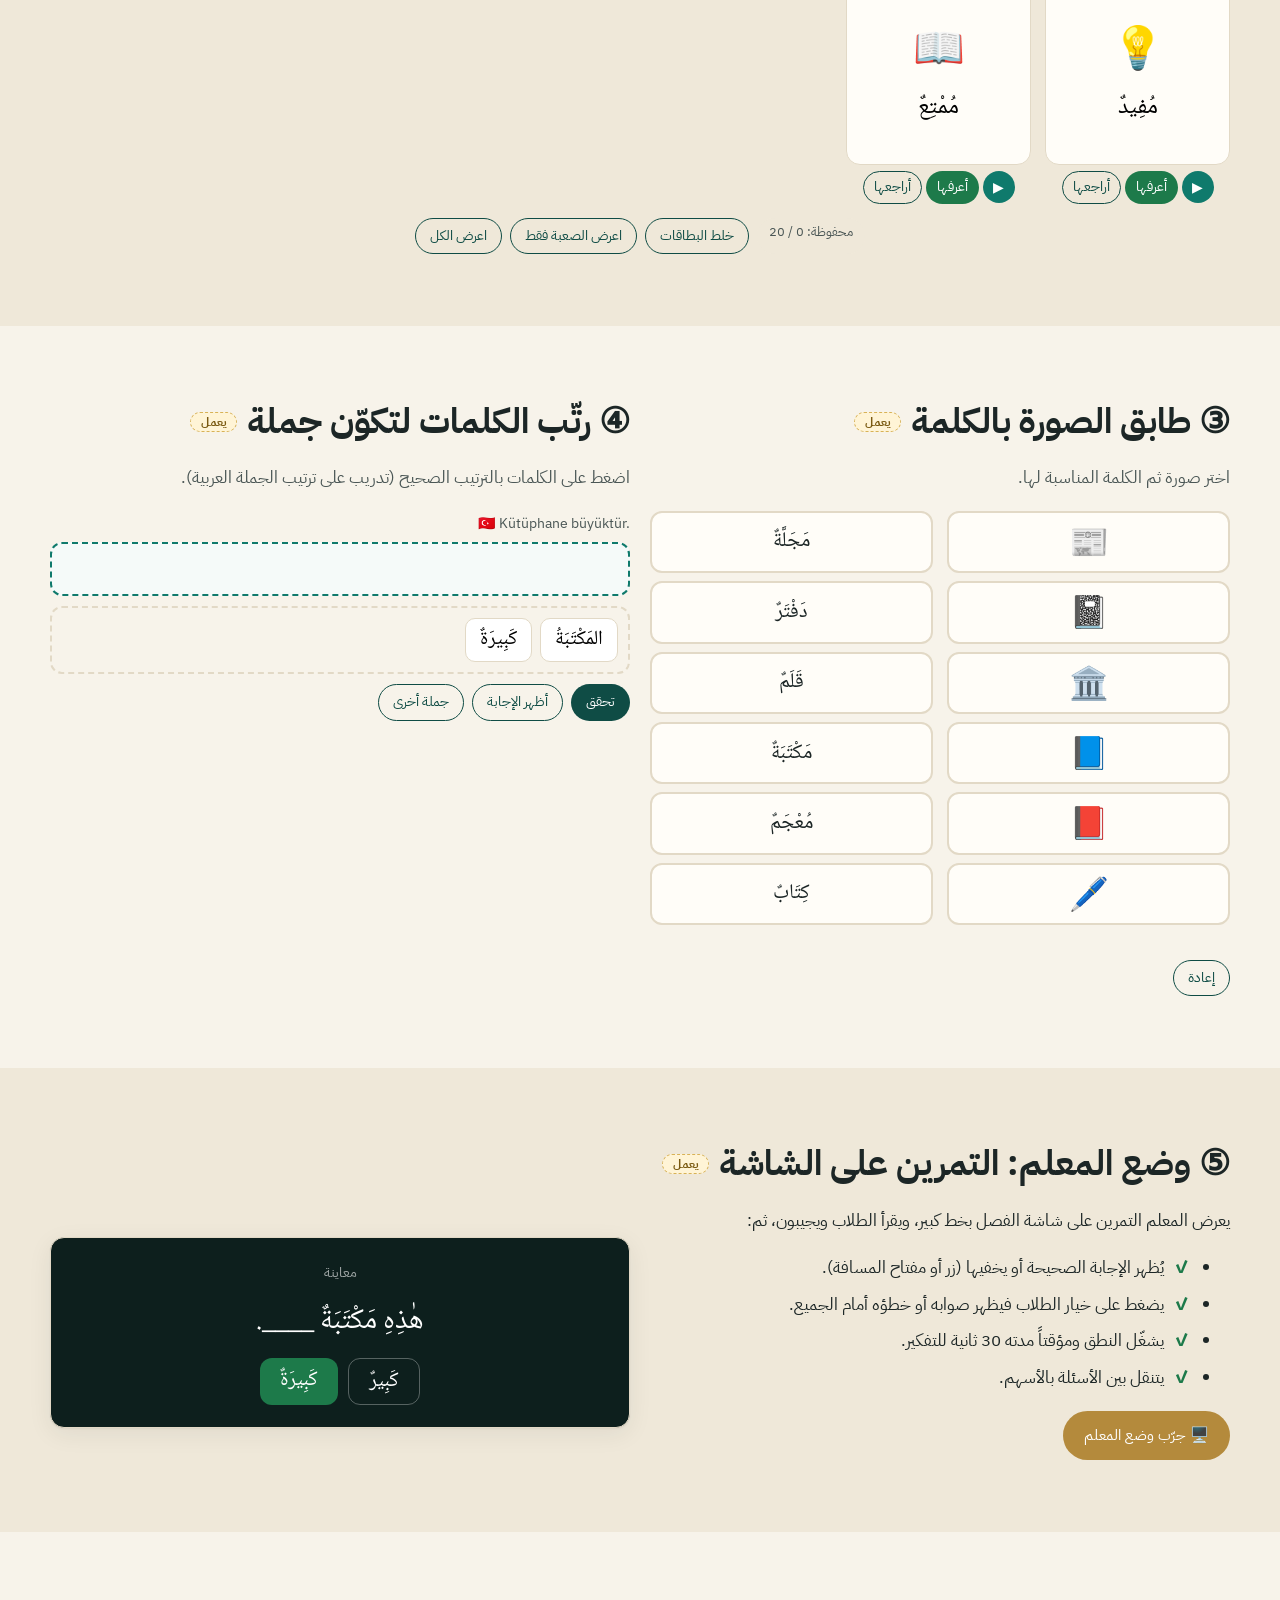
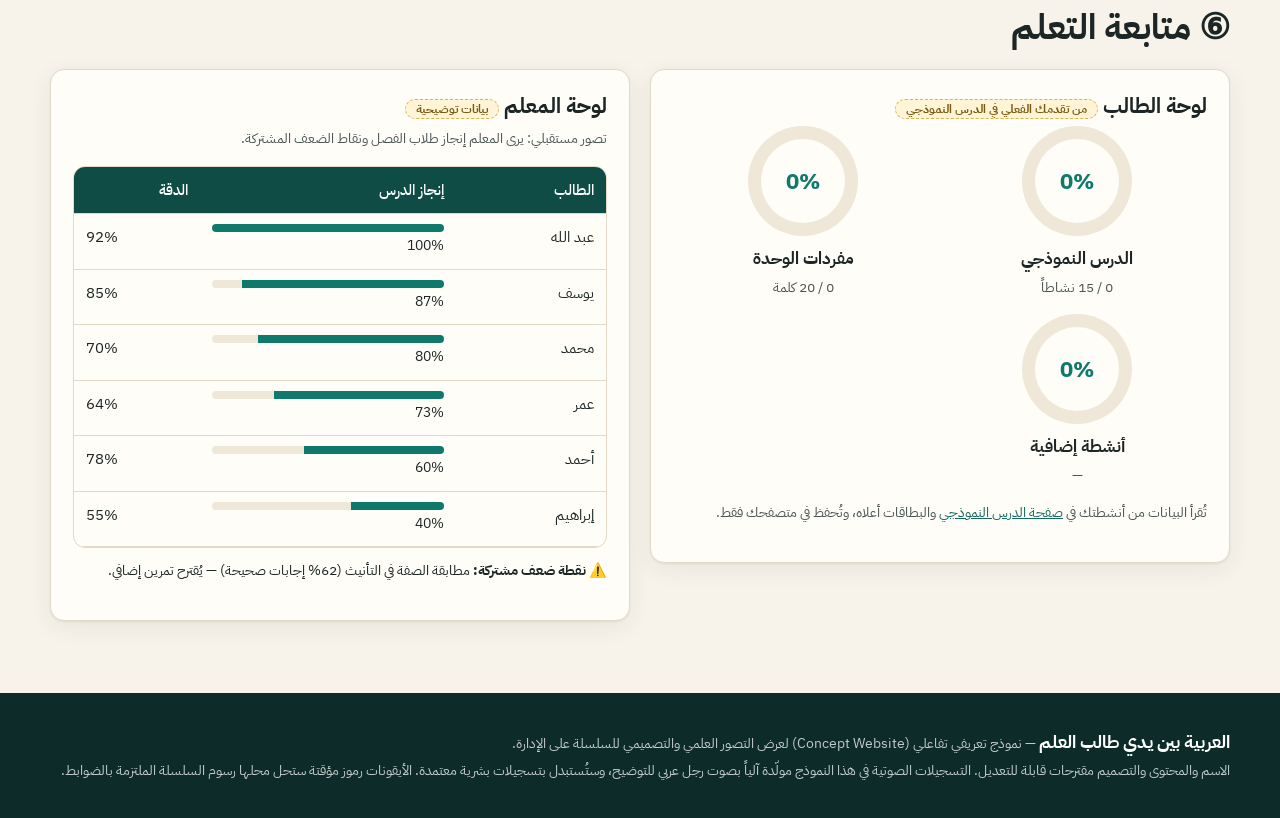
<file: interactive.html>
<!doctype html>
<html lang="ar" dir="rtl">
<head>
<meta charset="utf-8">
<meta name="viewport" content="width=device-width, initial-scale=1">
<title>التجربة التفاعلية</title>
<link rel="preconnect" href="https://fonts.googleapis.com"><link rel="preconnect" href="https://fonts.gstatic.com" crossorigin>
<link href="https://fonts.googleapis.com/css2?family=IBM+Plex+Sans+Arabic:wght@400;500;700&family=IBM+Plex+Sans:wght@400;600&family=Noto+Naskh+Arabic:wght@400;600&display=swap" rel="stylesheet">
<link rel="stylesheet" href="assets/css/style.css">
<style>
  .pop { position: absolute; z-index: 60; width: 240px; background: var(--card); border: 1px solid var(--line); border-radius: 14px; box-shadow: var(--shadow); padding: 14px; text-align: center; display: none; }
  .pop.open { display: block; }
  .pop .ico { font-size: 3rem; line-height: 1.2; }
  .pop .ar { font-family: var(--f-book); font-size: 1.6rem; }
  .tapword { cursor: pointer; border-bottom: 2px dotted var(--lvl); }
  .tapword:hover { background: color-mix(in srgb, var(--lvl) 10%, transparent); }
  .lab h2 { display: flex; gap: 10px; align-items: center; flex-wrap: wrap; }
  .bank { display: flex; flex-wrap: wrap; gap: 8px; min-height: 54px; padding: 10px; border: 2px dashed var(--line); border-radius: 12px; }
  .bank.target { border-color: var(--lvl); background: color-mix(in srgb, var(--lvl) 4%, white); }
  .chipw { font-family: var(--f-book); font-size: 1.25rem; background: #fff; border: 1px solid var(--line); border-radius: 10px; padding: 4px 14px; cursor: pointer; }
  .fc-actions { display: flex; gap: 8px; justify-content: center; margin-top: 14px; flex-wrap: wrap; }
</style>
</head>
<body style="--lvl:var(--a1)">
<header id="topbar"></header>
<section class="page-hero pattern">
  <div class="wrap">
    <div class="crumbs"><a href="index.html">الرئيسية</a> / التجربة التفاعلية</div>
    <h1>كيف سيبدو الكتاب التفاعلي؟</h1>
    <p>نماذج تعمل فعلياً في المتصفح لتوضيح الرؤية الرقمية للسلسلة. هي نماذج تعريفية لا منصة مكتملة: النطق آلي تجريبي، والتقدم يُحفظ في هذا الجهاز فقط، وبيانات الفصل في لوحة المعلم توضيحية.</p>
  </div>
</section>

<section class="block lab" style="padding-top:40px">
  <div class="wrap">
    <h2>① اضغط على الكلمة <span class="tag-demo">يعمل</span></h2>
    <p class="muted">عندما يدرس الطالب كلمة، يضغط عليها فيرى صورتها ومعناها ويسمع نطقها.</p>
    <div class="reading-text" id="tapText" style="position:relative"></div>
    <div class="pop" id="pop"></div>
  </div>
</section>

<section class="block alt lab" id="flash">
  <div class="wrap">
    <h2>② بطاقات المفردات <span class="tag-demo">يعمل</span></h2>
    <p class="muted">البطاقة تنقلب عند الضغط. يفرز الطالب ما حفظه وما يحتاج إلى مراجعة، وتعود البطاقات الصعبة أولاً (مبدأ التكرار المتباعد).</p>
    <div class="flip-grid" id="flipGrid"></div>
    <div class="fc-actions">
      <span class="chip" id="fcStats"></span>
      <button class="btn ghost sm" id="fcShuffle">خلط البطاقات</button>
      <button class="btn ghost sm" id="fcHard">اعرض الصعبة فقط</button>
      <button class="btn ghost sm" id="fcAll">اعرض الكل</button>
    </div>
  </div>
</section>

<section class="block lab">
  <div class="wrap">
    <div class="grid g2" style="align-items:start">
      <div>
        <h2>③ طابق الصورة بالكلمة <span class="tag-demo">يعمل</span></h2>
        <p class="muted">اختر صورة ثم الكلمة المناسبة لها.</p>
        <div class="match"><div class="match-col" id="mPics"></div><div class="match-col" id="mWords"></div></div>
        <p class="fb" id="mFb"></p>
        <button class="btn ghost sm" id="mReset">إعادة</button>
      </div>
      <div>
        <h2>④ رتّب الكلمات لتكوّن جملة <span class="tag-demo">يعمل</span></h2>
        <p class="muted">اضغط على الكلمات بالترتيب الصحيح (تدريب على ترتيب الجملة العربية).</p>
        <div id="buildPrompt" class="small muted" style="margin-bottom:6px"></div>
        <div class="bank target" id="bTarget"></div>
        <div class="bank" id="bSource" style="margin-top:10px"></div>
        <div style="margin-top:10px;display:flex;gap:8px;flex-wrap:wrap"><button class="btn sm" id="bCheck">تحقق</button><button class="btn ghost sm" id="bAns">أظهر الإجابة</button><button class="btn ghost sm" id="bNext">جملة أخرى</button></div>
        <p class="fb" id="bFb"></p>
      </div>
    </div>
  </div>
</section>

<section class="block alt lab" id="teacher">
  <div class="wrap">
    <h2>⑤ وضع المعلم: التمرين على الشاشة <span class="tag-demo">يعمل</span></h2>
    <div class="grid g2" style="align-items:center">
      <div>
        <p>يعرض المعلم التمرين على شاشة الفصل بخط كبير، ويقرأ الطلاب ويجيبون، ثم:</p>
        <ul class="check">
          <li>يُظهر الإجابة الصحيحة أو يخفيها (زر أو مفتاح المسافة).</li>
          <li>يضغط على خيار الطلاب فيظهر صوابه أو خطؤه أمام الجميع.</li>
          <li>يشغّل النطق ومؤقتاً مدته 30 ثانية للتفكير.</li>
          <li>يتنقل بين الأسئلة بالأسهم.</li>
        </ul>
        <button class="btn gold" id="openTeacher">🖥️ جرّب وضع المعلم</button>
      </div>
      <div class="card" style="background:#0d1f1d;color:#fff;text-align:center">
        <div class="small" style="opacity:.6">معاينة</div>
        <div class="book" style="font-size:1.8rem;margin:10px 0">هٰذِهِ مَكْتَبَةٌ ____.</div>
        <div style="display:flex;gap:10px;justify-content:center"><span class="book" style="border:1px solid rgba(255,255,255,.3);border-radius:12px;padding:4px 20px;font-size:1.3rem">كَبِيرٌ</span><span class="book" style="background:var(--ok);border-radius:12px;padding:4px 20px;font-size:1.3rem">كَبِيرَةٌ</span></div>
      </div>
    </div>
  </div>
</section>

<section class="block lab" id="progress">
  <div class="wrap">
    <h2>⑥ متابعة التعلم</h2>
    <div class="grid g2" style="align-items:start">
      <div class="card">
        <h3>لوحة الطالب <span class="tag-demo">من تقدمك الفعلي في الدرس النموذجي</span></h3>
        <div class="dash" id="studentDash"></div>
        <p class="small muted" style="margin-top:12px">تُقرأ البيانات من أنشطتك في <a href="lesson.html">صفحة الدرس النموذجي</a> والبطاقات أعلاه، وتُحفظ في متصفحك فقط.</p>
      </div>
      <div class="card">
        <h3>لوحة المعلم <span class="tag-demo">بيانات توضيحية</span></h3>
        <p class="small muted">تصور مستقبلي: يرى المعلم إنجاز طلاب الفصل ونقاط الضعف المشتركة.</p>
        <div class="table-wrap"><table class="t student-table small" id="classTable"></table></div>
        <p class="small" style="margin-top:10px">⚠️ <b>نقطة ضعف مشتركة:</b> مطابقة الصفة في التأنيث (62% إجابات صحيحة) — يُقترح تمرين إضافي.</p>
      </div>
    </div>
  </div>
</section>

<footer id="footer"></footer>
<script src="data/sample-unit.js"></script>
<script src="audio/manifest.js"></script>
<script src="assets/js/common.js"></script>
<script src="assets/js/teacher.js"></script>
<script>
const $ = id => document.getElementById(id);
const L = SAMPLE_UNIT.lesson1;
const lex = {};
L.vocabGroups.forEach(g => g.items.forEach(w => { lex[normAr(w.ar.split(' / ')[0])] = w; }));

/* ① النص القابل للنقر */
const txt = L.reading.text;
const tapForms = { 'مكتبه': 'مَكْتَبَةٌ', 'رفوف': 'رَفٌّ', 'كتب': 'كِتَابٌ', 'قاعه': 'قَاعَةُ المُطَالَعَةِ', 'كتابا': 'كِتَابٌ', 'يقرا': 'يَقْرَأُ', 'اقرا': 'يَقْرَأُ', 'استعير': 'يَسْتَعِيرُ', 'كبيره': 'كَبِيرٌ / كَبِيرَةٌ', 'مفيده': 'مُفِيدٌ / مُفِيدَةٌ', 'جديدا': 'جَدِيدٌ / جَدِيدَةٌ' };
$('tapText').innerHTML = txt.split(' ').map(w => {
  const k = normAr(w.replace(/[.،]/g, '')).replace(/^(و|ف)(?=..)/, '');
  const key = Object.keys(tapForms).find(f => normAr(f) === k);
  return key ? '<span class="tapword" data-key="' + esc(tapForms[key]) + '">' + w + '</span>' : w;
}).join(' ');
const allWords = L.vocabGroups.flatMap(g => g.items);
$('tapText').addEventListener('click', e => {
  const s = e.target.closest('.tapword'); if (!s) return;
  const w = allWords.find(x => x.ar === s.dataset.key); if (!w) return;
  const pop = $('pop'), r = s.getBoundingClientRect(), pr = $('tapText').parentNode.getBoundingClientRect();
  pop.innerHTML = '<div class="ico">' + w.ic + '</div><div class="ar">' + w.ar + '</div>' + (w.pl ? '<div class="small muted book">ج: ' + w.pl + '</div>' : '') +
    '<div class="lat" style="color:#1f5f9e">' + w.tr + '</div><div style="margin-top:8px">' + sayBtn(w.ar.split(' / ')[0], '▶') + ' <span class="small muted">استمع</span></div>';
  pop.style.top = (r.bottom - pr.top + 8) + 'px';
  pop.style.left = Math.max(0, Math.min(pr.width - 240, r.left - pr.left + r.width / 2 - 120)) + 'px';
  pop.classList.add('open'); speak(w.ar.split(' / ')[0]);
});
document.addEventListener('click', e => { if (!e.target.closest('.tapword') && !e.target.closest('.pop')) $('pop').classList.remove('open'); });
$('tapText').parentNode.style.position = 'relative';

/* ② البطاقات */
const words = SAMPLE_UNIT.review.words;
let known = store.get('fc-known', {}), onlyHard = false, order = words.map((_, i) => i);
function renderCards() {
  const list = order.filter(i => !onlyHard || !known[i]).sort((a, b) => (known[a] ? 1 : 0) - (known[b] ? 1 : 0));
  $('flipGrid').innerHTML = list.map(i => { const w = words[i];
    return '<div><button class="flip" data-i="' + i + '"><div class="flip-in"><div class="flip-face flip-front"><div class="ico">' + w[2] + '</div><div class="ar">' + w[0] + '</div>' + (known[i] ? '<div class="small" style="color:var(--ok)">✓ محفوظة</div>' : '') + '</div>' +
      '<div class="flip-face flip-back"><div class="tr">' + w[1] + '</div><div class="ar">' + w[0] + '</div></div></div></button>' +
      '<div style="display:flex;gap:4px;justify-content:center;margin-top:6px">' + sayBtn(w[0]) + '<button class="btn sm" style="padding:3px 10px;background:var(--ok)" data-know="' + i + '">أعرفها</button><button class="btn ghost sm" style="padding:3px 10px" data-unknow="' + i + '">أراجعها</button></div></div>'; }).join('');
  const k = Object.values(known).filter(Boolean).length;
  $('fcStats').textContent = 'محفوظة: ' + k + ' / ' + words.length;
}
$('flipGrid').addEventListener('click', e => {
  const f = e.target.closest('.flip'); if (f) f.classList.toggle('on');
  const k = e.target.closest('[data-know]'); if (k) { known[k.dataset.know] = true; store.set('fc-known', known); renderCards(); }
  const u = e.target.closest('[data-unknow]'); if (u) { known[u.dataset.unknow] = false; store.set('fc-known', known); renderCards(); }
});
$('fcShuffle').onclick = () => { order = shuffle(order); renderCards(); };
$('fcHard').onclick = () => { onlyHard = true; renderCards(); };
$('fcAll').onclick = () => { onlyHard = false; renderCards(); };
renderCards();

/* ③ المطابقة */
const mItems = allWords.slice(0, 12).filter((_, i) => [0, 4, 6, 7, 8, 9].includes(i));
let sel = null, matched = 0;
function renderMatch() {
  matched = 0; sel = null; $('mFb').textContent = '';
  $('mPics').innerHTML = shuffle(mItems).map(w => '<button class="mitem pic" data-k="' + esc(w.ar) + '">' + w.ic + '</button>').join('');
  $('mWords').innerHTML = shuffle(mItems).map(w => '<button class="mitem word" data-k="' + esc(w.ar) + '">' + w.ar + '</button>').join('');
}
document.querySelector('.match').addEventListener('click', e => {
  const b = e.target.closest('.mitem'); if (!b || b.classList.contains('done')) return;
  if (b.classList.contains('pic')) { document.querySelectorAll('.mitem.pic').forEach(x => x.classList.remove('sel')); b.classList.add('sel'); sel = b; return; }
  if (!sel) { $('mFb').className = 'fb no'; $('mFb').textContent = 'اختر صورة أولاً'; return; }
  if (sel.dataset.k === b.dataset.k) {
    sel.classList.replace('sel', 'done'); b.classList.add('done'); speak(b.dataset.k); sel = null; matched++;
    $('mFb').className = 'fb ok'; $('mFb').textContent = matched === mItems.length ? '✓ أحسنت! أكملت المطابقة.' : '✓ صحيح';
    if (matched === mItems.length) { const p = store.get('lab', {}); p.match = true; store.set('lab', p); renderDash(); }
  } else { b.classList.add('shake'); setTimeout(() => b.classList.remove('shake'), 400); $('mFb').className = 'fb no'; $('mFb').textContent = '✗ ليست هذه'; }
});
$('mReset').onclick = renderMatch; renderMatch();

/* ④ بناء الجملة */
const sentences = [
  { tr: 'Kütüphane büyüktür.', w: ['المَكْتَبَةُ', 'كَبِيرَةٌ'] },
  { tr: 'Yeni bir kitap istiyorum.', w: ['أُرِيدُ', 'كِتَاباً', 'جَدِيداً'] },
  { tr: 'Okuma salonu rafların yanındadır.', w: ['قَاعَةُ', 'المُطَالَعَةِ', 'بِجَانِبِ', 'الرُّفُوفِ'] },
  { tr: 'Kitabı perşembe günü iade ediyorum.', w: ['أُرْجِعُ', 'الكِتَابَ', 'يَوْمَ', 'الخَمِيسِ'] }
];
let si = 0;
function renderBuild() {
  const s = sentences[si];
  $('buildPrompt').innerHTML = '<span class="lat">🇹🇷 ' + s.tr + '</span>';
  $('bTarget').innerHTML = ''; $('bFb').textContent = '';
  $('bAns').classList.remove('on'); $('bAns').textContent = 'أظهر الإجابة';
  $('bSource').innerHTML = shuffle(s.w).map(w => '<button class="chipw">' + w + '</button>').join('');
}
$('bSource').onclick = e => { const c = e.target.closest('.chipw'); if (c) $('bTarget').appendChild(c); };
$('bTarget').onclick = e => { const c = e.target.closest('.chipw'); if (c) $('bSource').appendChild(c); };
$('bCheck').onclick = () => {
  const got = [...$('bTarget').children].map(c => c.textContent).join(' '), want = sentences[si].w.join(' ');
  const ok = got === want; $('bFb').className = 'fb ' + (ok ? 'ok' : 'no');
  $('bFb').innerHTML = ok ? '✓ صحيح! ' + sayBtn(want) : '✗ ليس بعد. تذكّر: الصفة بعد الموصوف، والفعل غالباً في أول الجملة.';
  if (ok) { speak(want); const p = store.get('lab', {}); p.build = (p.build || 0) + 1; store.set('lab', p); renderDash(); }
};
$('bAns').onclick = function () {
  const showing = this.classList.toggle('on');
  this.textContent = showing ? '↺ إخفاء الإجابة' : 'أظهر الإجابة';
  $('bFb').className = 'fb ok'; $('bFb').textContent = showing ? sentences[si].w.join(' ') : '';
};
$('bNext').onclick = () => { si = (si + 1) % sentences.length; renderBuild(); };
renderBuild();

/* ⑤ وضع المعلم */
$('openTeacher').onclick = () => Teacher.open('تدريبات القاعدة — الصفة والموصوف', L.grammarChoice.concat(L.mcq));

/* ⑥ لوحات المتابعة */
function renderDash() {
  const d = store.get('lesson-u7-1', {}), total = 15, n = Object.values(d).filter(Boolean).length;
  const k = Object.values(store.get('fc-known', {})).filter(Boolean).length, lab = store.get('lab', {});
  const ring = (p, label, sub) => '<div style="text-align:center"><div class="ring" style="--p:' + p + '"><b>' + p + '%</b></div><b>' + label + '</b><div class="small muted">' + sub + '</div></div>';
  $('studentDash').innerHTML = ring(Math.round(n / total * 100), 'الدرس النموذجي', n + ' / ' + total + ' نشاطاً') +
    ring(Math.round(k / words.length * 100), 'مفردات الوحدة', k + ' / ' + words.length + ' كلمة') +
    ring((lab.match ? 50 : 0) + (lab.build ? 50 : 0), 'أنشطة إضافية', (lab.match ? 'المطابقة ✓ ' : '') + (lab.build ? 'الجمل ✓' : '—'));
}
renderDash();
const cls = [['عبد الله', 100, 92], ['يوسف', 87, 85], ['محمد', 80, 70], ['عمر', 73, 64], ['أحمد', 60, 78], ['إبراهيم', 40, 55]];
$('classTable').innerHTML = '<thead><tr><th>الطالب</th><th>إنجاز الدرس</th><th>الدقة</th></tr></thead><tbody>' +
  cls.map(c => '<tr><td>' + c[0] + '</td><td><div class="bar"><i style="width:' + c[1] + '%"></i></div><span class="small lat">' + c[1] + '%</span></td><td class="lat">' + c[2] + '%</td></tr>').join('') + '</tbody>';
</script>
</body>
</html>
</file>
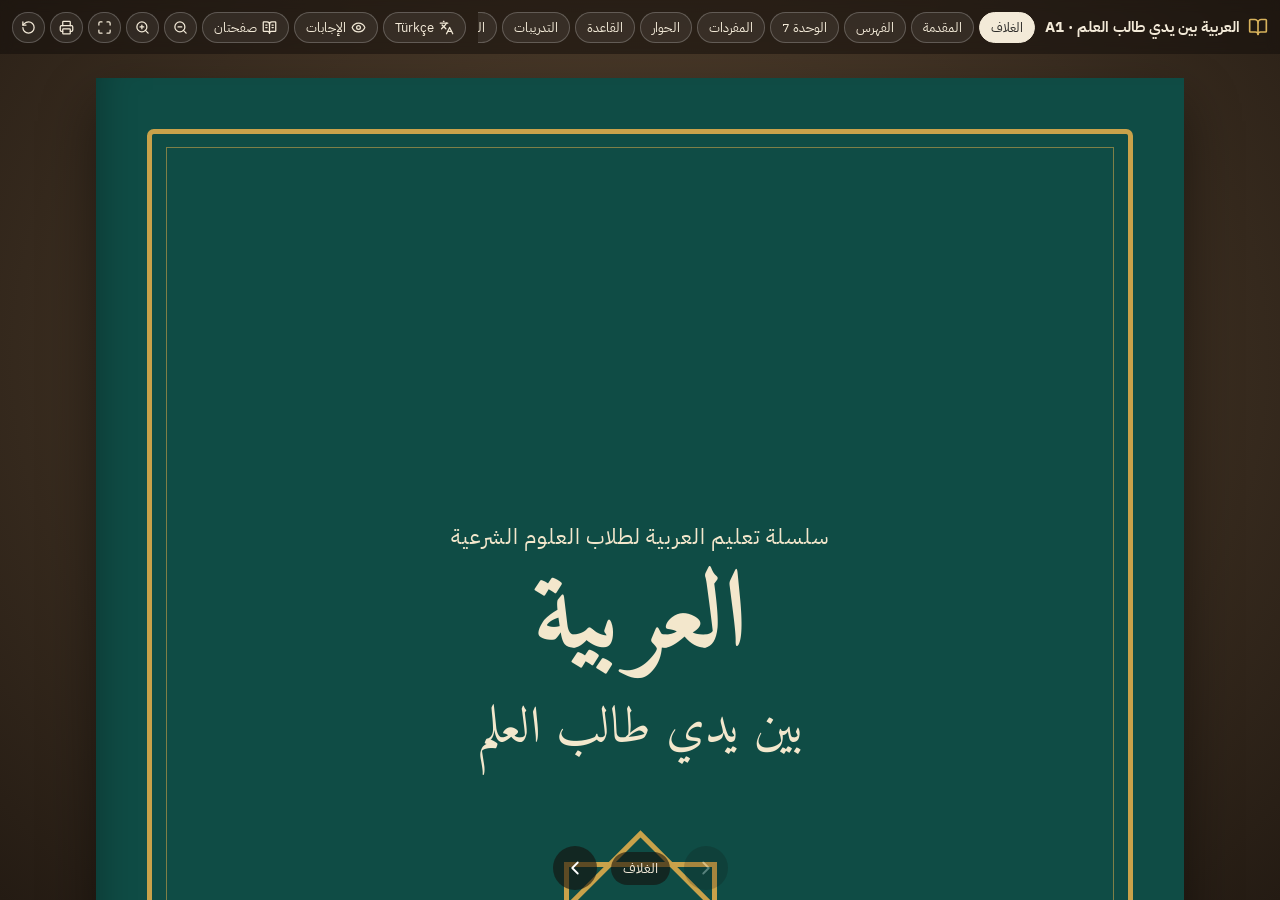
<file: kitab.html>
<!doctype html>
<html lang="ar" dir="rtl">
<head>
<meta charset="utf-8">
<meta name="viewport" content="width=device-width, initial-scale=1">
<title>الكتاب التفاعلي</title>
<meta name="theme-color" content="#0f4c45">
<link rel="manifest" href="manifest.webmanifest">
<link rel="icon" href="assets/img/app-icon.svg" type="image/svg+xml">
<link rel="apple-touch-icon" href="assets/img/app-icon-192.png">
<link rel="preconnect" href="https://fonts.googleapis.com"><link rel="preconnect" href="https://fonts.gstatic.com" crossorigin>
<link rel="stylesheet" href="https://fonts.googleapis.com/css2?family=IBM+Plex+Sans+Arabic:wght@400;500;700&family=IBM+Plex+Sans:wght@500;700&family=Noto+Naskh+Arabic:wght@400;600;700&family=Amiri:wght@400;700&display=swap">
<style>
/* الكتاب التفاعلي للتدريس: هو نفسه الكتاب المطبوع صفحةً صفحة (A4 بحواشٍ واسعة)، لكن تمارينه تُحل وتُصحَّح وتُسمع */
:root { --ink: #1d2422; --ink2: #56605d; --line: #d9d2c2; --paper: #fffdf7; --lv: #0f7a6c; --lv-soft: #e3f1ee; --gold: #b48a3c; --gold-soft: #f6ecd6; --tr: #1f5f9e;
  --ok: #1f7a4d; --ok-soft: #e3f2e8; --no: #b3402f; --no-soft: #fbe8e5;
  --f-ui: 'IBM Plex Sans Arabic', Tahoma, sans-serif; --f-book: 'Noto Naskh Arabic', 'Amiri', serif; --f-num: 'IBM Plex Sans', sans-serif;
  /* مقاس الصفحة: A4 (210×297 مم) — الحاشية 64px ≈ 21 مم من كل جهة */
  --W: 640px; --H: 905px; --M: 64px; --MT: 64px; --MR: 88px; --ML: 56px; --MB: 64px; }
* { box-sizing: border-box; }
html, body { margin: 0; height: 100%; background: #3a2d20; font-family: var(--f-ui); color: var(--ink); }
body { overflow: hidden; }
.desk { position: fixed; inset: 0; background: radial-gradient(ellipse at 50% 40%, #5a4632 0%, #3a2d20 60%, #241b13 100%); }
button { font: inherit; }
/* شريط الأدوات */
.bar { position: fixed; top: 0; inset-inline: 0; height: 54px; display: flex; gap: 6px; align-items: center; padding: 8px 12px; color: #f3ead8; z-index: 20; background: rgba(20,16,12,.55); backdrop-filter: blur(6px); }
.bar .ttl { display: flex; align-items: center; gap: 8px; font-weight: 700; white-space: nowrap; font-size: .95rem; margin-inline-end: 4px; }
.bar .ttl svg { width: 20px; height: 20px; color: #d8b25c; }
.bar .sp { flex: 1; }
#jumps { display: flex; gap: 5px; overflow-x: auto; min-width: 0; scrollbar-width: none; }
.chip, .tb { flex: none; font-size: .8rem; border: 1px solid rgba(255,255,255,.22); background: rgba(255,255,255,.07); color: #f3ead8; border-radius: 99px; padding: 5px 11px; cursor: pointer; display: inline-flex; align-items: center; gap: 5px; white-space: nowrap; }
.chip.on, .tb.on { background: #f3ead8; color: #2b2a27; border-color: #f3ead8; }
.tb svg { width: 15px; height: 15px; }
.tb.icon { padding: 5px 8px; }
.tools-g { display: flex; gap: 5px; }
@media (max-width: 1100px) { .bar .ttl span, #jumps { display: none; } .tb .lbl { display: none; } .tb { padding: 6px 9px; } }
.nav { position: fixed; bottom: 10px; inset-inline: 0; display: flex; justify-content: center; align-items: center; gap: 14px; z-index: 20; color: #f3ead8; font-size: .85rem; pointer-events: none; }
.nav > * { pointer-events: auto; }
.nav button { width: 44px; height: 44px; border-radius: 50%; border: 0; background: rgba(20,16,12,.6); color: #fff; cursor: pointer; display: grid; place-items: center; }
.nav button:disabled { opacity: .3; }
.nav svg { width: 22px; height: 22px; }
.nav #pg { background: rgba(20,16,12,.6); border-radius: 99px; padding: 6px 12px; }
/* المسرح */
.stagewrap { position: fixed; inset: 54px 0 0; overflow: hidden; perspective: 2600px; }
.book { position: absolute; left: 50%; top: 50%; width: calc(var(--W) * 2); height: var(--H); transform-origin: center; transform-style: preserve-3d; }
.half { position: absolute; top: 0; width: var(--W); height: var(--H); }
.half.r { right: 0; } .half.l { left: 0; }
.spine { position: absolute; top: 0; bottom: 0; left: 50%; width: 2px; margin-left: -1px; background: rgba(0,0,0,.25); z-index: 2; }
.leaf { position: absolute; top: 0; width: var(--W); height: var(--H); transform-style: preserve-3d; z-index: 4; transition: transform .9s cubic-bezier(.45,.05,.3,1); }
.leaf .face { position: absolute; inset: 0; backface-visibility: hidden; }
.leaf .back { transform: rotateY(180deg); }
/* وضع الصفحة الواحدة: الصفحة بعرض الشاشة مع تمرير عمودي */
.stagewrap.one { overflow: auto; overscroll-behavior: contain; }
.stagewrap.one .book { position: relative; left: auto; top: auto; width: var(--W); transform: none !important; margin: 14px auto 80px; }
.stagewrap.one .half { position: relative; }

/* ---------- الصفحة ---------- */
.page { width: var(--W); height: var(--H); background: var(--paper); position: relative; overflow: hidden; padding: var(--MT) var(--MR) var(--MB) var(--ML); font-size: 12px; line-height: 1.6; }
.half.r .page { box-shadow: inset 18px 0 22px -16px rgba(0,0,0,.28), 0 14px 30px rgba(0,0,0,.45); }
.half.l .page { box-shadow: inset -18px 0 22px -16px rgba(0,0,0,.28), 0 14px 30px rgba(0,0,0,.45); }
.one .page { box-shadow: 0 14px 30px rgba(0,0,0,.45); }
.empty { background: transparent !important; box-shadow: none !important; }
.run { position: absolute; top: 30px; right: var(--MR); left: var(--ML); display: flex; justify-content: space-between; font-size: 8.8px; color: var(--ink2); border-bottom: 1px solid var(--line); padding-bottom: 4px; }
.folio { position: absolute; bottom: 28px; right: var(--MR); left: var(--ML); text-align: center; font-family: var(--f-num); font-size: 9.5px; color: var(--ink2); }
.lhead { display: flex; align-items: center; gap: 8px; background: var(--lv); color: #fff; border-radius: 8px; padding: 7px 11px; margin-bottom: 9px; }
.lhead .n { background: #fff; color: var(--lv); font-family: var(--f-num); font-weight: 700; border-radius: 6px; padding: 0 7px; font-size: 12px; }
.lhead h1 { margin: 0; font-size: 18px; font-family: var(--f-book); }
.lhead .trt { margin-inline-start: auto; font-family: var(--f-num); font-size: 9.5px; opacity: .9; direction: ltr; }
.sec { display: flex; align-items: center; gap: 6px; margin: 6px 0 4px; color: var(--lv); font-weight: 700; font-size: 12.4px; }
.sec .ic { width: 21px; height: 21px; border-radius: 6px; background: var(--lv); color: #fff; display: grid; place-items: center; flex: none; }
.sec .ic svg { width: 12px; height: 12px; }
.sec > .tr { margin-inline-start: auto; font-weight: 400; }
.tr { font-family: var(--f-num); font-size: 8.8px; color: var(--tr); direction: ltr; unicode-bidi: isolate; }
.box { border: 1px solid var(--line); border-radius: 8px; padding: 6px 8px; background: #fff; position: relative; }
.g2 { display: grid; grid-template-columns: minmax(0,1fr) minmax(0,1fr); gap: 7px; } .g3 { display: grid; grid-template-columns: repeat(3, 1fr); gap: 7px; } .g4 { display: grid; grid-template-columns: repeat(4, 1fr); gap: 6px; } .g5 { display: grid; grid-template-columns: repeat(5, 1fr); gap: 6px; }
/* بطاقات المفردات: كلها بالمقاس نفسه، وسطر الجمع محجوز دائماً */
.vgs { display: grid; grid-template-columns: repeat(5, 1fr); gap: 6px; }
.vg h4 { margin: 0 0 3px; font-size: 9.6px; color: var(--ink2); white-space: nowrap; overflow: hidden; text-overflow: ellipsis; }
.vg .col { display: grid; grid-template-rows: repeat(4, 1fr); gap: 5px; }
.v { border: 1px solid var(--line); border-radius: 8px; padding: 3px 4px 2px; text-align: center; background: #fff; height: 80px; display: grid; grid-template-rows: 32px 1fr 10px 10px; row-gap: 0; align-items: center; justify-items: center; overflow: hidden; cursor: pointer; transition: border-color .15s, box-shadow .15s; }
.v:hover { border-color: var(--lv); box-shadow: 0 0 0 2px var(--lv-soft); }
.v.playing { border-color: var(--gold); box-shadow: 0 0 0 2px var(--gold-soft); }
.pic { width: 32px; height: 32px; border-radius: 6px; object-fit: cover; display: block; }
.pic.emo { display: grid; place-items: center; font-size: 26px; }
.v .a { font-family: var(--f-book); font-size: 12.6px; line-height: 1.55; padding-top: 2px; font-weight: 600; }
.v .pl { font-family: var(--f-book); font-size: 9px; color: var(--ink2); line-height: 1; }
.v .tr { font-size: 8.4px; line-height: 1; }
.v.sm { height: 80px; grid-template-rows: 34px 1fr 10px; } .v.sm .pic { width: 32px; height: 32px; }
.ph { display: flex; flex-direction: column; gap: 0; background: var(--gold-soft); border-radius: 6px; padding: 2px 8px; cursor: pointer; } .ph .tr { align-self: flex-end; line-height: 1.1; }
.ph .a { font-family: var(--f-book); font-size: 12.2px; font-weight: 600; }
.obj { background: var(--lv-soft); border-radius: 8px; padding: 4px 9px; margin-bottom: 0; }
.obj ol { margin: 0; padding-inline-start: 16px; columns: 2; column-gap: 18px; font-size: 10.2px; line-height: 1.5; }
.dl { display: grid; gap: 3px; }
.dl .ln { display: grid; grid-template-columns: 56px auto 1fr; gap: 6px; align-items: baseline; cursor: pointer; border-radius: 5px; padding: 0 4px; }
.dl .ln:hover { background: var(--lv-soft); }
.dl .ln.playing { background: var(--gold-soft); }
.dl .ln .tr { text-align: left; align-self: center; font-size: 8.4px; }
.exh .tr { margin-inline-start: 6px; flex: 1 1 auto; min-width: 0; text-align: left; line-height: 1.25; }
.exh b { white-space: nowrap; }
.dl .sp { font-weight: 700; color: var(--lv); font-size: 10.6px; }
.dl .ln.k .sp { color: var(--gold); }
.dl .t { font-family: var(--f-book); font-size: 13.2px; line-height: 1.7; }
.q { font-family: var(--f-book); font-size: 11.8px; }
.opts { display: flex; gap: 4px 10px; flex-wrap: wrap; font-family: var(--f-book); font-size: 11.2px; }
.rule li { margin-bottom: 2px; }
table.gt { width: 100%; border-collapse: collapse; font-family: var(--f-book); font-size: 11.6px; }
table.gt th, table.gt td { border: 1px solid var(--line); padding: 1px 6px; text-align: center; }
table.gt th { background: var(--lv-soft); font-family: var(--f-ui); font-size: 9.2px; }
.trnote { background: #eef4fa; border: 1px solid #c8d8e8; border-radius: 7px; padding: 4px 8px; font-family: var(--f-num); font-size: 8.6px; color: #1f4f7e; direction: ltr; text-align: left; }
.trnote [lang=ar] { font-family: var(--f-book); direction: rtl; unicode-bidi: isolate; font-size: 10px; }
.sh { border: 1px solid #e3cf9e; background: #fdf8ec; border-radius: 7px; padding: 5px 8px; }
.sh .k { font-size: 8.4px; color: var(--gold); font-weight: 700; }
.sh .t { font-family: 'Amiri', var(--f-book); font-size: 13px; line-height: 1.9; padding: 2px 0; }
.sh .m { color: #1f5f9e; border-bottom: 1.5px solid #1f5f9e; } .sh .s { color: #8a2d3b; border-bottom: 1.5px solid #8a2d3b; font-weight: 700; }
.sh .src { font-size: 8.4px; color: var(--ink2); }
.sh .f { font-size: 8.6px; color: #1f7a4d; display: flex; gap: 3px; align-items: baseline; }
.sh .f svg, .mini svg { width: 9px; height: 9px; flex: none; }
.role { border: 1.5px dashed var(--lv); border-radius: 8px; padding: 6px 9px; font-size: 10.8px; }
.role b { color: var(--lv); }
.read { font-family: var(--f-book); font-size: 13px; line-height: 1.95; text-align: justify; }
.form { display: grid; grid-template-columns: repeat(4, 1fr); gap: 6px; }
.form label { display: grid; font-size: 8.6px; color: var(--ink2); }
.quiz { display: grid; grid-template-columns: 74px 1fr auto; gap: 12px; align-items: center; background: #0d2b28; color: #fff; border-radius: 9px; padding: 8px 12px; }
.qr { width: 74px; height: 74px; background: #fff; border-radius: 5px; padding: 5px; display: grid; grid-template-columns: repeat(7, 1fr); gap: 1px; }
.qr i { background: #111; border-radius: 1px; } .qr i.o { background: #fff; }
.qbtn { background: #d8b25c; color: #1d2422; border: 0; border-radius: 99px; padding: 6px 14px; font-weight: 700; font-size: 10.5px; cursor: pointer; text-decoration: none; white-space: nowrap; }
.athar { text-align: center; border-top: 1px solid var(--line); margin-top: 7px; padding-top: 5px; font-family: 'Amiri', var(--f-book); font-size: 12.4px; }
.skills { display: flex; gap: 3px; }
.skills span { font-size: 8.4px; color: #fff; border-radius: 99px; padding: 0 6px; font-weight: 400; }
.toc td { padding: 6px 4px; border-bottom: 1px solid #eee7d8; vertical-align: top; font-size: 9.8px; }
.toc .u { font-weight: 700; color: var(--lv); white-space: nowrap; }
.toc .p { font-family: var(--f-num); color: var(--ink2); text-align: left; }
.cover { padding: 0; background: #0f4c45; color: #f3e7cc; display: flex; flex-direction: column; align-items: center; justify-content: center; text-align: center; }
.cover .frame { position: absolute; inset: 30px; border: 3px solid #c9a24a; border-radius: 4px; }
.cover .frame::after { content: ""; position: absolute; inset: 8px; border: 1px solid rgba(201,162,74,.6); }
.cover h1 { font-family: 'Amiri', serif; font-size: 64px; margin: 0; line-height: 1.2; }
.cover h2 { font-family: 'Amiri', serif; font-size: 30px; margin: 2px 0 28px; font-weight: 400; }
.star { width: 130px; height: 130px; position: relative; margin: 6px 0 22px; }
.star::before, .star::after { content: ""; position: absolute; inset: 20px; border: 3px solid #c9a24a; }
.star::after { transform: rotate(45deg); }
.star span { position: absolute; inset: 0; display: grid; place-items: center; font-family: var(--f-num); font-weight: 700; font-size: 32px; }
.icons-legend { display: grid; grid-template-columns: repeat(3, 1fr); gap: 6px; }
.icons-legend div { display: flex; gap: 6px; align-items: center; border: 1px solid var(--line); border-radius: 8px; padding: 5px 7px; font-size: 9.8px; }
.icons-legend .ic { width: 22px; height: 22px; border-radius: 6px; display: grid; place-items: center; color: #fff; flex: none; }
.icons-legend svg { width: 13px; height: 13px; }
.rev td { border: 1px solid var(--line); padding: 1px 5px; font-size: 10px; vertical-align: middle; }
.rev .a { font-family: var(--f-book); font-size: 12.2px; font-weight: 600; }
.rev .pic { width: 20px; height: 20px; border-radius: 4px; } .rev .pic.emo { font-size: 15px; }
.uhead { display: flex; align-items: center; gap: 14px; background: var(--lv); color: #fff; border-radius: 10px; padding: 12px 16px; margin-bottom: 10px; }
.uhead .un { width: 56px; height: 56px; border: 2px solid #c9a24a; border-radius: 10px; display: grid; place-items: center; align-content: center; flex: none; line-height: 1; }
.uhead .un span { font-size: 8.8px; opacity: .85; } .uhead .un b { font-family: var(--f-num); font-size: 24px; color: #f3e7cc; }
.uhead .ut small { font-size: 11px; opacity: .85; display: block; } .uhead .ut h1 { margin: 0; font-family: Amiri, serif; font-size: 34px; line-height: 1.25; font-weight: 700; }
.uhead .utr { margin-inline-start: auto; direction: ltr; text-align: left; font-family: var(--f-num); font-size: 10px; color: #cfe7e2; line-height: 1.5; } .uhead .utr b { font-size: 13px; color: #fff; }
.ushahid { display: grid; grid-template-columns: 1.1fr 1fr; gap: 12px; align-items: center; }
.ushahid .t { font-family: Amiri, serif; font-size: 22px; line-height: 2; text-align: center; padding: 4px 0; }
.ushahid .meta { border-inline-start: 1px solid #e3cf9e; padding-inline-start: 12px; display: grid; gap: 4px; font-size: 10.4px; }
.ushahid .meta .src { font-size: 10px; color: var(--ink2); }
.ushahid .meta .row { display: flex; gap: 5px; align-items: baseline; } .ushahid .meta svg { width: 11px; height: 11px; flex: none; color: var(--gold); }
/* الفراغ الباقي في الصفحة يتوزع على صفوف التمارين بدل أن يبقى شريطاً فارغاً في أسفلها */
.page:not(.cover):not(.empty) { display: flex; flex-direction: column; }
.page:not(.cover) > .g2.eqh:has(> .ex), .page:not(.cover) > .grow { flex-grow: 1; max-height: 330px; }
.grow > .box { display: flex; flex-direction: column; justify-content: space-around; }
/* صفحات بلا تمارين: يتوزع الفراغ بالتساوي بين الأقسام */
.page.airy > .blk, .page.airy > .sec, .page.airy > table { margin-top: auto; }
.eqh { align-items: stretch; } .eqh > * { height: 100%; }
.eqh > div:not(.box):not(.role):not(.sh) { display: flex; flex-direction: column; }
.eqh > div:not(.box):not(.role):not(.sh) > .box:last-child { flex: 1; }

/* ---------- عناصر التفاعل (تبدو على الورق كما في الطبعة) ---------- */
.tr { visibility: hidden; }
.trall .tr, .tron .tr, .lhead .tr, .cover .tr { visibility: visible; }
.exh { display: flex; align-items: center; gap: 4px; margin-bottom: 3px; }
.ex { display: flex; flex-direction: column; }
.ex > .exb { flex: 1; display: flex; flex-direction: column; justify-content: space-around; gap: 4px; }
.ex > .sub { font-size: 9.6px; color: var(--ink2); margin: -3px 0 3px; }
.exh b { font-size: 11px; }
.ctl { margin-inline-start: auto; display: flex; gap: 3px; }
.ctl button, .say { border: 1px solid var(--line); background: #fff; color: var(--ink2); border-radius: 99px; height: 19px; min-width: 19px; padding: 0 6px; font-size: 8.4px; cursor: pointer; display: inline-flex; align-items: center; gap: 3px; line-height: 1; }
.ctl button svg, .say svg { width: 10px; height: 10px; }
.ctl button:hover, .say:hover { border-color: var(--lv); color: var(--lv); }
.ctl button.on { background: var(--lv); color: #fff; border-color: var(--lv); }
.sec .ctl button { font-weight: 400; }
.say { color: var(--lv); vertical-align: middle; }
.say.playing { background: var(--gold); color: #fff; border-color: var(--gold); }
.opt { border: 0; background: none; padding: 1px 3px; font-family: var(--f-book); font-size: inherit; color: inherit; cursor: pointer; display: inline-flex; align-items: center; gap: 4px; border-radius: 5px; }
.opt::before { content: ""; width: 10px; height: 10px; border: 1px solid var(--ink2); border-radius: 2px; flex: none; background: #fff; }
.opt:hover { background: var(--lv-soft); }
.opt.sel::before { background: var(--ink); box-shadow: inset 0 0 0 2px #fff; }
.opt.good { background: var(--ok-soft); color: var(--ok); } .opt.good::before { background: var(--ok); border-color: var(--ok); }
.opt.bad { background: var(--no-soft); color: var(--no); } .opt.bad::before { background: var(--no); border-color: var(--no); }
.show .opt.k, .allans .opt.k { outline: 1.5px solid var(--ok); outline-offset: -1px; }
.qrow { display: flex; align-items: baseline; gap: 8px; flex-wrap: wrap; } .qrow .grp { margin-inline-start: auto; }
.tfrow { display: flex; align-items: baseline; gap: 8px; }
.tfrow .q { flex: 1; }
.tfrow .grp { display: inline-flex; gap: 0; flex: none; }
.tfrow .opt { font-family: var(--f-ui); font-size: 9.6px; padding: 1px 3px; }
.tfrow .grp { margin-inline-start: auto; gap: 4px; }
.inp { border: 0; border-bottom: 1px dotted var(--ink2); background: transparent; font-family: var(--f-book); font-size: 11.6px; color: var(--ink); padding: 0 2px; min-width: 40px; outline: none; }
.inp:focus { border-bottom: 1.5px solid var(--lv); background: var(--lv-soft); }
.inp.good { border-bottom-color: var(--ok); color: var(--ok); background: var(--ok-soft); }
.inp.bad { border-bottom-color: var(--no); color: var(--no); background: var(--no-soft); }
.inp.full { width: 100%; display: block; }
textarea.inp { resize: none; width: 100%; height: 38px; line-height: 19px; background-image: repeating-linear-gradient(transparent 0 18px, #c9c2b3 18px 19px); border-bottom: 0; }
.key, .why { display: none; font-family: var(--f-book); font-size: 10px; color: var(--ok); }
.kw { position: relative; display: inline-block; } .kw.full { display: block; }
.kw > .key { position: absolute; bottom: 92%; inset-inline-start: 0; background: var(--ok-soft); border: 1px solid #b9dcc6; padding: 0 4px; border-radius: 4px; white-space: nowrap; pointer-events: none; z-index: 3; line-height: 1.45; }
.show .key, .allans .key { display: inline; }
.why { color: #6b5a2c; font-family: var(--f-ui); font-size: 8.6px; }
.done .why, .show .why, .allans .why { display: block; }
.ord .oi { display: flex; gap: 5px; align-items: baseline; cursor: pointer; border-radius: 5px; padding: 0 3px; }
.ord .oi:hover { background: var(--lv-soft); }
.ord { display: flex; flex-direction: column; justify-content: space-around; height: 100%; gap: 4px; }
.ord .num { width: 15px; height: 15px; border: 1px solid var(--ink2); border-radius: 2px; flex: none; font-family: var(--f-num); font-size: 8.5px; display: grid; place-items: center; }
.ord.good .num { border-color: var(--ok); color: var(--ok); background: var(--ok-soft); } .ord.bad .num { border-color: var(--no); color: var(--no); }
.match { display: grid; grid-template-columns: repeat(4, 1fr); gap: 4px; margin-top: 3px; }
.mp { border: 1px solid var(--line); border-radius: 6px; padding: 2px; cursor: pointer; display: grid; justify-items: center; gap: 1px; background: #fff; }
.mp .pic { width: 100%; height: 30px; }
.mp .pic.emo { font-size: 20px; }
.mp .lab { font-family: var(--f-book); font-size: 10px; min-height: 14px; border-top: 1px dotted var(--ink2); width: 100%; text-align: center; }
.mp.cur { border-color: var(--gold); box-shadow: 0 0 0 2px var(--gold-soft); }
.mp.good { border-color: var(--ok); } .mp.good .lab { color: var(--ok); } .mp.bad { border-color: var(--no); } .mp.bad .lab { color: var(--no); }
.mw { border: 1px dashed var(--ink2); background: #fff; border-radius: 99px; padding: 0 8px; font-family: var(--f-book); font-size: 11px; cursor: pointer; }
.mw.used { opacity: .4; }
.mw, .mp { touch-action: none; user-select: none; -webkit-user-select: none; }
.mw { cursor: grab; } .mp.droptgt, .mw.droptgt { border-color: var(--gold) !important; box-shadow: 0 0 0 3px var(--gold-soft); }
.dragging { opacity: .35; }
.match { grid-template-columns: repeat(4, 1fr); gap: 6px; } .mp .pic { height: 30px; } .mp .lab { font-size: 11px; min-height: 17px; }
.mws { display: flex; gap: 6px; justify-content: center; flex-wrap: wrap; margin-top: 6px; } .mw { font-size: 12px; padding: 1px 10px; }
.mkey { display: none; font-size: 8.6px; color: var(--ok); }
.mp { position: relative; } .show .mkey, .allans .mkey { display: block; position: absolute; top: 3px; inset-inline: 3px; background: var(--ok-soft); border: 1px solid #b9dcc6; border-radius: 4px; text-align: center; font-family: var(--f-book); font-size: 10px; line-height: 1.4; }
.ex .q { font-size: 12px; line-height: 1.6; } .ex .opts { font-size: 11.6px; gap: 3px 10px; } .ex .inp { font-size: 12px; }
.score { position: absolute; top: 6px; inset-inline-end: 8px; font-family: var(--f-num); font-size: 8.4px; color: var(--ok); }

/* تنبيه */
.toast { position: fixed; bottom: 70px; left: 50%; transform: translateX(-50%) translateY(20px); background: #0d2b28; color: #fff; padding: 9px 18px; border-radius: 99px; font-size: .85rem; opacity: 0; transition: .25s; z-index: 50; pointer-events: none; }
.toast.on { opacity: 1; transform: translateX(-50%); }

/* ---------- الهاتف: الصفحة نفسها بانسياب حر وخط مقروء ---------- */
@media (max-width: 700px) {
  .stagewrap.one .book { width: 100%; margin: 6px 0 84px; }
  .stagewrap.one .half { width: 100%; height: auto; }
  .stagewrap.one .page { width: calc((100vw - 8px) / 1.32); zoom: 1.32; height: auto; overflow: visible; padding: 34px 12px 40px; margin: 0 auto; }
  .stagewrap.one .page.cover { min-height: 600px; }
  .stagewrap.one .run { inset-inline: 12px; top: 10px; }
  .stagewrap.one .folio { bottom: 12px; }
  .stagewrap.one .vgs, .stagewrap.one .g4, .stagewrap.one .g5, .stagewrap.one .form, .stagewrap.one .match, .stagewrap.one .icons-legend { grid-template-columns: repeat(2, 1fr); }
  .stagewrap.one .g3, .stagewrap.one .g2 { grid-template-columns: 1fr; }
  .stagewrap.one .vg .col { grid-template-rows: none; }
  .stagewrap.one .obj ol { columns: 1; }
  .stagewrap.one .dl .ln { grid-template-columns: 50px 1fr; } .stagewrap.one .dl .ln .tr { grid-column: 2; text-align: right; }
  .stagewrap.one .ctl button, .stagewrap.one .say { height: 26px; min-width: 26px; }
  .stagewrap.one .quiz { grid-template-columns: 1fr auto; } .stagewrap.one .qr { display: none; }
  .stagewrap.one .toc td:last-child { display: none; }
}
@media (max-width: 400px) { #tFull, #tIn, #tOut { display: none; } .tb { padding: 6px 7px; } }

/* ---------- الطباعة: كل الصفحات على ورق A4 بالحواشي نفسها ---------- */
#printroot { display: none; }
body.printmode { overflow: visible; height: auto; background: #fff; } body.printmode > *:not(#printroot) { display: none !important; }
body.printmode #printroot { display: block; } body.printmode #printroot .page { zoom: 1.2402; box-shadow: none; } body.printmode .ctl, body.printmode .say, body.printmode .qbtn { display: none !important; } body.printmode .tr { visibility: visible; }
@page { size: A4; margin: 0; }
@media print {
  html, body { height: auto; overflow: visible; background: #fff; }
  body > *:not(#printroot) { display: none !important; }
  #printroot { display: block; }
  #printroot .page { zoom: 1.2402; box-shadow: none; break-after: page; page-break-after: always; }
  #printroot .page:last-child { break-after: auto; }
  .ctl, .say, .qbtn { display: none !important; }
  .tr { visibility: visible !important; }
  * { -webkit-print-color-adjust: exact; print-color-adjust: exact; }
}
</style>
</head>
<body>
<div class="desk"></div>
<div class="bar">
  <div class="ttl"><i data-lucide="book-open"></i><span>العربية بين يدي طالب العلم · A1</span></div>
  <span id="jumps"></span>
  <span class="sp"></span>
  <div class="tools-g">
    <button class="tb" id="tTr" title="إظهار المعاني التركية في كل الكتاب"><i data-lucide="languages"></i><span class="lbl">Türkçe</span></button>
    <button class="tb" id="tAns" title="إظهار كل الإجابات (للمعلم)"><i data-lucide="eye"></i><span class="lbl">الإجابات</span></button>
    <button class="tb" id="tView" title="صفحة واحدة أو صفحتان"><i data-lucide="book-open-text"></i><span class="lbl">صفحتان</span></button>
    <button class="tb icon" id="tOut" title="تصغير"><i data-lucide="zoom-out"></i></button>
    <button class="tb icon" id="tIn" title="تكبير"><i data-lucide="zoom-in"></i></button>
    <button class="tb icon" id="tFull" title="ملء الشاشة"><i data-lucide="maximize"></i></button>
    <button class="tb icon" id="tPrint" title="طباعة الكتاب"><i data-lucide="printer"></i></button>
    <button class="tb icon" id="tReset" title="مسح الإجابات"><i data-lucide="rotate-ccw"></i></button>
  </div>
</div>
<div class="stagewrap" id="stage"><div class="book" id="book"></div></div>
<div class="nav"><button id="prev" aria-label="الصفحة السابقة"><i data-lucide="chevron-right"></i></button><span id="pg"></span><button id="next" aria-label="الصفحة التالية"><i data-lucide="chevron-left"></i></button></div>
<div id="printroot"></div>
<script src="assets/vendor/lucide.min.js"></script>
<script src="data/curriculum.js"></script>
<script src="data/sample-unit.js"></script>
<script src="data/sample-unit-tr.js"></script>
<script src="data/vocab-img.js"></script>
<script src="data/vocab-credits.js"></script>
<script src="audio/manifest.js"></script>
<script src="assets/js/common.js"></script>
<script>
const U = SAMPLE_UNIT, L = U.lesson1, A1 = LEVELS[0];
const tr = s => s ? '<span class="tr" lang="tr">' + esc(s) + '</span>' : '';
const icon = n => '<i data-lucide="' + n + '"></i>';
const strip = s => String(s || '').replace(/<[^>]+>/g, '');
let N = 0; const uid = p => p + (++N);
/* أدوات التمرين: زر الترجمة وزر الإجابة (الضغطة الثانية تخفي) */
const ctl = (id, opts = {}) => '<span class="ctl">' + (opts.say ? '<button data-sayall="' + id + '" title="استمع">' + icon('volume-2') + '</button>' : '') +
  '<button data-trb="' + id + '" title="Türkçe">TR</button>' + (opts.noAns ? '' : '<button data-ansb="' + id + '" title="الإجابة">' + icon('eye') + '</button>') + '</span>';
const sec = (ic, t, trt, extra, id, opts) => '<div class="sec"><span class="ic">' + icon(ic) + '</span>' + t + (extra || '') + (trt ? '<span class="tr" style="margin-inline-start:auto">' + trt + '</span>' : '') + (id ? ctl(id, Object.assign({ noAns: true }, opts || {})) : '') + '</div>';
/* كتلة: قسم بعنوانه، تُطبَّق عليها أزرار الترجمة */
const blk = (head, body) => { const id = uid('k'); return '<div class="blk" data-id="' + id + '">' + head(id) + body + '</div>'; };
const box = (title, body, opts = {}) => { const id = uid('b'); return '<div class="box ex" data-id="' + id + '"' + (opts.style ? ' style="' + opts.style + '"' : '') + '><div class="exh"><b>' + title + '</b>' + (opts.tr ? tr(opts.tr) : '') + ctl(id, opts) + '</div>' + (opts.sub ? '<div class="sub">' + opts.sub + '</div>' : '') + '<div class="exb">' + body + '</div></div>'; };
const grp = (a, opts, cls) => '<span class="grp ' + (cls || 'opts') + '" data-q="' + uid('q') + '" data-a="' + a + '">' + opts.map((o, i) => '<button class="opt' + (i === a ? ' k' : '') + '" data-v="' + i + '">' + o + '</button>').join('') + '</span>';
const inp = (ans, show, w, cls) => '<span class="kw' + (cls === 'full' ? ' full' : '') + '"><input class="inp ' + (cls || '') + '" data-q="' + uid('q') + '" data-a="' + esc((Array.isArray(ans) ? ans : [ans || '']).join('|')) + '"' + (w ? ' style="width:' + w + 'px"' : '') + ' autocomplete="off" spellcheck="false">' + (show ? '<span class="key">' + show + '</span>' : '') + '</span>';
const sayB = t => '<button class="say" data-say="' + esc(strip(t)) + '" title="استمع">' + icon('volume-2') + '</button>';
const run = (a, b) => '<div class="run"><span>' + a + '</span><span>' + b + '</span></div>';
const folio = n => '<div class="folio">' + n + '</div>';
const leaf = n => icon(n);

/* ---------- الصفحات ---------- */
const P = [];
P.push('<div class="page cover"><div class="frame"></div><div style="font-size:13px;letter-spacing:.5px">سلسلة تعليم العربية لطلاب العلوم الشرعية</div><h1>العربية</h1><h2>بين يدي طالب العلم</h2><div class="star"><span>A1</span></div><div style="font-size:17px">المستوى الأول · المبتدئ</div><div style="font-size:13px;margin-top:4px;opacity:.85">«خطوات أولى»</div><div style="position:absolute;bottom:62px;font-size:12.5px">مجمع السيرة النبوية</div></div>');
P.push('<div class="page" style="display:flex;flex-direction:column;justify-content:center;text-align:center;gap:10px"><div style="font-family:Amiri,serif;font-size:32px;color:var(--lv)">العربية بين يدي طالب العلم</div><div style="font-size:14px">الكتاب الأول · المستوى A1 (المبتدئ)</div><div style="font-size:10.5px;color:var(--ink2)">كتاب الطالب — الطبعة التجريبية</div>' +
  '<div class="g2 eqh" style="margin:20px 20px;text-align:start"><div class="box"><b style="font-size:10.5px">إعداد</b><div style="font-size:10.4px;line-height:1.7">صالح حزام · موسى بكار · فاتح يلماز · أحمد أبو سالم · محمد ضياء</div></div><div class="box"><b style="font-size:10.5px">مراجعة</b><div style="font-size:10px">اللجنة الشرعية واللغوية</div></div><div class="box"><b style="font-size:10.5px">الفئة</b><div style="font-size:10px">طلاب العلوم الشرعية الناطقون بالتركية</div></div><div class="box"><b style="font-size:10.5px">مكوّنات</b><div style="font-size:10px">كتاب الطالب · تسجيلات صوتية · مسابقة لكل درس</div></div></div>' +
  '<div style="font-size:9px;color:var(--ink2)">جميع الحقوق محفوظة · الصور الواقعية من مكتبات مجانية الترخيص</div>' +
  (window.VOCAB_CREDITS ? '<div style="margin-top:14px;text-align:start;border-top:1px solid var(--line);padding-top:6px"><b style="font-size:8.6px;color:var(--ink2)">اعتمادات الصور (Wikimedia Commons وOpenverse)</b><div style="columns:3;column-gap:12px;font-family:var(--f-num);font-size:6.8px;line-height:1.45;color:var(--ink2);direction:ltr;text-align:left;margin-top:3px">' +
    VOCAB_CREDITS.map(c => '<div style="break-inside:avoid">' + esc(c.k) + ': ' + esc(c.c || '—') + ' · ' + esc(c.l) + '</div>').join('') + '</div></div>' : '') + folio('') + '</div>');
const legend = [['headphones', 'استماع', '#3a7ca5', 'Dinleme'], ['message-circle', 'محادثة', '#0f4c45', 'Konuşma'], ['book-open', 'قراءة', '#b48a3c', 'Okuma'], ['pen-line', 'كتابة', '#8a5a7a', 'Yazma'], ['sigma', 'قاعدة', '#1f5f9e', 'Dil bilgisi'], ['trophy', 'مسابقة الدرس', '#8a2d3b', 'Yarışma']];
P.push('<div class="page airy">' + run('مقدمة', 'كيف تستعمل هذا الكتاب') + '<div class="lhead"><h1>إلى الطالب والمعلم</h1><span class="trt">Öğrenciye ve öğretmene</span></div>' +
  '<p class="read" style="font-size:11.8px;line-height:1.8;margin:0 0 6px">هذا الكتاب يعلّمك العربية لتعيش بها في المسجد والسكن والمكتبة ومجلس العلم. كل وحدة ثلاثة دروس، وكل درس في <b>أربع صفحات</b>: المفردات، ثم الحوار وفهمه، ثم القاعدة وشواهدها، ثم المهارات الأربع ومسابقة الدرس.</p>' +
  blk(id => sec('info', 'رموز الكتاب', 'Kitaptaki işaretler', '', id), '<div class="icons-legend">' + legend.map(x => '<div><span class="ic" style="background:' + x[2] + '">' + icon(x[0]) + '</span><span>' + x[1] + '<br>' + tr(x[3]) + '</span></div>').join('') + '</div>') +
  blk(id => sec('layout-grid', 'بنية الدرس في أربع صفحات', 'Bir ders dört sayfa', '', id), '<div class="g4 eqh">' +
  [['1', 'المفردات والتراكيب', 'كلمات مصوّرة وعبارات المحادثة'], ['2', 'الحوار وفهمه', 'موقف حقيقي وتمارين الفهم'], ['3', 'القاعدة وشواهدها', 'من النص ومن الآيات والأحاديث'], ['4', 'المهارات والمسابقة', 'استماع ومحادثة وقراءة وكتابة']].map(x => '<div class="box" style="text-align:center"><div style="font-family:var(--f-num);font-weight:700;font-size:18px;color:var(--lv)">' + x[0] + '</div><b style="font-size:9.8px">' + x[1] + '</b><div style="font-size:8.6px;color:var(--ink2)">' + x[2] + '</div></div>').join('') + '</div>') +
  blk(id => sec('route', 'كيف تذاكر الدرس؟', 'Dersi nasıl çalışırsın?', '', id), '<div class="g5 eqh">' +
  [['headphones', 'استمع', 'إلى المفردات والحوار'], ['repeat', 'كرّر', 'بصوت مسموع مع زميلك'], ['sigma', 'افهم', 'القاعدة من النص ثم من الشواهد'], ['pencil', 'تدرّب', 'حلّ التمارين في الكتاب'], ['trophy', 'نافس', 'في مسابقة الدرس آخر الحصة']].map(x => '<div class="box" style="text-align:center"><div style="color:var(--lv)">' + icon(x[0]) + '</div><b style="font-size:10.2px">' + x[1] + '</b><div style="font-size:8.6px;color:var(--ink2)">' + x[2] + '</div></div>').join('') + '</div>') +
  blk(id => sec('layers', 'السلسلة في أربعة كتب', 'Dört seviye', '', id), '<div class="g4 eqh">' +
  LEVELS.map((lv, i) => '<div class="box" style="text-align:center;' + (i ? '' : 'border-color:var(--lv);background:var(--lv-soft)') + '"><div style="font-family:var(--f-num);font-weight:700;font-size:16px;color:var(--lv)">' + lv.code + '</div><b style="font-size:10px">' + esc(lv.name) + '</b><div style="font-size:8.6px;color:var(--ink2)">«' + esc(lv.motto) + '» · 10 وحدات</div></div>').join('') + '</div>') +
  sec('shield-check', 'عهد الكتاب') + '<div class="g3 eqh"><div class="box" style="font-size:9.6px">نصوص محافظة تناسب طالب العلم وبيئته: المسجد والحلقة والسكن والمكتبة.</div><div class="box" style="font-size:9.6px">كل قاعدة تُطبَّق على آية أو حديث أو أثر، مخرّجاً تراجعه لجنة شرعية.</div><div class="box" style="font-size:9.6px">ملاحظات تركية قصيرة حيث يلزم، والعربية لغة الكتاب.</div></div>' + folio('١') + '</div>');
P.push('<div class="page airy">' + run('الفهرس', 'المستوى A1') + '<div class="lhead"><h1>الفهرس</h1><span class="trt">İçindekiler</span></div><table class="toc" style="width:100%;border-collapse:collapse">' +
  A1.units.map((u, i) => '<tr' + (u.n === 7 ? ' style="background:var(--lv-soft)"' : '') + '><td class="u">' + u.n + '. ' + esc(u.title) + '<div style="font-weight:400;font-size:8.2px;color:var(--ink2)">' + esc(u.skill) + '</div></td><td><div style="display:grid;grid-template-columns:repeat(3,1fr);gap:4px">' + u.lessons.map(l => '<div><b style="font-family:var(--f-book);font-size:10.6px">' + esc(l.t) + '</b><div style="font-size:8px;color:var(--ink2);line-height:1.35">' + esc(l.g) + '</div></div>').join('') + '</div></td><td class="p">' + (3 + i * 14) + '</td></tr>').join('') + '</table>' +
  '<div class="g3 eqh" style="margin-top:8px"><div class="box" style="font-size:9.6px"><b>10</b> وحدات · <b>30</b> درساً</div><div class="box" style="font-size:9.6px"><b>≈ 700</b> مفردة وظيفية</div><div class="box" style="font-size:9.6px"><b>30</b> مسابقة تفاعلية</div></div>' + folio('٢') + '</div>');
const u7 = A1.units[6];
P.push('<div class="page">' + run('الوحدة السابعة', 'المستوى A1') + '<div class="uhead"><div class="un"><span>الوحدة</span><b>7</b></div><div class="ut"><small>الوحدة السابعة</small><h1>في المكتبة</h1></div><div class="utr" lang="tr">Ünite 7<br><b>Kütüphanede</b></div></div>' +
  '<p class="read" style="margin:0 0 7px;font-size:12.2px">' + esc(U.intro) + '</p>' +
  '<div class="g2 eqh"><div class="box"><b style="font-size:10.2px;color:var(--lv)">بعد هذه الوحدة أستطيع أن…</b><ul style="margin:3px 0 0;padding-inline-start:14px;font-size:9.8px">' + U.canDo.map(c => '<li>' + esc(c) + '</li>').join('') + '</ul></div>' +
  '<div class="box"><b style="font-size:10.2px;color:var(--lv)">الموقف</b><div style="font-size:9.8px">' + esc(u7.situation) + '</div><b style="font-size:10.2px;color:var(--lv);display:block;margin-top:4px">المهارة المركزة</b><div style="font-size:9.8px">' + esc(u7.skill) + '</div></div></div>' +
  sec('list', 'دروس الوحدة') + '<div class="g3 eqh">' + u7.lessons.map((l, i) => '<div class="box"><div style="font-family:var(--f-num);font-weight:700;color:var(--lv)">' + (i + 1) + '</div><b style="font-family:var(--f-book);font-size:12.2px">' + esc(l.t) + '</b><div style="font-size:8.8px;color:var(--ink2)">' + esc(l.g) + '</div></div>').join('') + '</div>' +
  sec('sparkles', 'شاهد الوحدة') + '<div class="sh ushahid"><div class="t">' + esc(u7.shahid.t) + '</div><div class="meta"><div class="src">' + esc(u7.shahid.src) + '</div><div class="row">' + icon('search') + '<span>' + esc(u7.shahid.g) + '</span></div><div class="row" style="color:#1f7a4d">' + icon('sprout') + '<span>' + esc(u7.shahid.f) + '</span></div></div></div>' +
  blk(id => sec('book-a', 'مفردات الوحدة في لمحة', 'Ünite kelimeleri', '', id), '<div class="g5">' + U.review.words.slice(0, 15).map(w => '<div class="v sm" data-word="' + esc(w[0]) + '">' + vocabPic(w[0], w[2]) + '<span class="a">' + w[0] + '</span>' + tr(w[1]) + '</div>').join('') + '</div>') + folio('٨٧') + '</div>');

/* الدرس — صفحة 1: الأهداف والمفردات والتراكيب */
const skillsTags = '<span class="skills" style="margin-inline-start:6px"><span style="background:#3a7ca5">استماع</span><span style="background:#0f4c45">محادثة</span><span style="background:#b48a3c">قراءة</span><span style="background:#8a5a7a">كتابة</span></span>';
const matchItems = [['كِتَابٌ', '📕'], ['مُعْجَمٌ', '📘'], ['رَفٌّ', '🗄️'], ['بِطَاقَةٌ', '💳']];
const matchOrder = [2, 1, 3, 0]; // ترتيب الكلمات تحت الصور
P.push('<div class="page">' + run('الوحدة 7 · في المكتبة', 'الدرس الأول') + '<div class="lhead"><span class="n">1</span><h1>' + esc(L.title) + '</h1><span class="trt">' + esc(L.tr) + '</span></div>' +
  '<div class="obj"><b style="font-size:9.8px">أهداف الدرس</b><ol>' + L.objectives.map(o => '<li>' + esc(o) + '</li>').join('') + '</ol></div>' +
  blk(id => sec('book-a', 'المفردات: اضغط الكلمة لتسمعها', 'Kelimeler', '', id), '<div class="vgs">' + L.vocabGroups.map(g => '<div class="vg"><h4>' + esc(g.title) + '</h4><div class="col">' + g.items.map(w => '<div class="v" data-word="' + esc(w.ar) + '">' + vocabPic(w.ar, w.ic) + '<span class="a">' + w.ar + '</span><span class="pl">' + (w.pl ? 'ج: ' + w.pl : '') + '</span>' + tr(w.tr) + '</div>').join('') + '</div></div>').join('') + '</div>') +
  blk(id => sec('message-square-quote', 'تراكيب للمحادثة', 'Kalıplar', '', id), '<div class="g3">' + L.phrases.map(p => '<div class="ph" data-say="' + esc(strip(p.ar)) + '"><span class="a">' + p.ar + '</span>' + tr(p.tr) + '</div>').join('') + '</div>') +
  '<div class="g2 eqh" style="margin-top:7px">' + box('تدريب: صِل الصورة بكلمتها',  '<div class="match" data-q="' + uid('q') + '">' + matchItems.map((m, i) => '<div class="mp" data-k="' + i + '">' + vocabPic(m[0], m[1]) + '<span class="lab"></span><span class="mkey">' + m[0] + '</span></div>').join('') + '</div><div class="mws">' + matchOrder.map(i => '<button class="mw" data-k="' + i + '">' + matchItems[i][0] + '</button>').join('') + '</div>', { tr: 'Resmi kelimesiyle eşleştir', sub: '(اسحب الكلمة إلى صورتها)' }) +
  box('تدريب: اكتب الجمع', '<div class="opts" style="margin-top:6px;gap:8px 14px"><span>كِتَابٌ ← ' + inp(['كتب'], 'كُتُبٌ', 58) + '</span><span>رَفٌّ ← ' + inp(['رفوف'], 'رُفُوفٌ', 58) + '</span><span>قَلَمٌ ← ' + inp(['اقلام'], 'أَقْلَامٌ', 58) + '</span><span>مُعْجَمٌ ← ' + inp(['معاجم'], 'مَعَاجِمُ', 58) + '</span></div>', { tr: 'Çoğulunu yaz' }) + '</div>' + folio('٨٨') + '</div>');

/* صفحة 2: الحوار والفهم */
const tf = L.trueFalse, mcq = L.mcq;
P.push('<div class="page">' + run('الوحدة 7 · في المكتبة', 'الدرس الأول') +
  blk(id => sec('headphones', 'الحوار: استمع واقرأ ثم مثّل مع زميلك', 'Diyalog', skillsTags, id, { say: true }),
    '<div class="box" style="background:#faf7ef;font-size:9.8px;margin-bottom:5px;display:flex;gap:6px;align-items:center">' + icon('clapperboard') + '<span>' + esc(L.dialogue.scene) + '</span></div>' +
    '<div class="dl">' + L.dialogue.lines.map(l => '<div class="ln ' + l.s + '" data-say="' + esc(strip(l.ar)) + '"><span class="sp">' + L.dialogue.speakers[l.s] + ':</span><span class="t">' + l.ar + '</span>' + tr(l.tr) + '</div>').join('') + '</div>') +
  sec('circle-check', 'فهم الحوار', 'Anlama') +
  '<div class="g2 eqh">' + box('أ) صح أم خطأ؟', tf.map((t, i) => '<div class="tfrow"><span class="q">' + (i + 1) + '. ' + t.q + '</span>' + grp(t.a ? 0 : 1, ['صح', 'خطأ']) + '</div>' + (t.why ? '<span class="why" data-for="prev">' + esc(t.why) + '</span>' : '')).join(''), { tr: L.trData.ex.tf }) +
  box('ب) اختر الإجابة الصحيحة', mcq.map((q, i) => '<div class="q">' + (i + 1) + '. ' + q.q + '</div>' + grp(q.a, q.o)).join(''), { tr: L.trData.ex.mcq }) + '</div>' + folio('٨٩') + '</div>');
const COMP2 = sec('circle-check', 'فهم الحوار (تتمة)', 'Anlama') + '<div class="g2 eqh">' + box('ج) أجب', L.openQ.map((q, i) => '<div class="q">' + (i + 1) + '. ' + q.q + '</div>' + inp(q.a, q.model, 0, 'full')).join(''), { tr: L.trData.ex.open }) +
  box('د) رتّب الجمل حسب ورودها', '<div class="ord" data-q="' + uid('q') + '" data-a="' + L.order.correct.join(',') + '">' + L.order.items.map((s, i) => '<div class="oi q" data-i="' + i + '"><span class="num"></span><span>' + s + '</span></div>').join('') + '<span class="key">الترتيب: ' + L.order.correct.map(i => (i + 1)).join(' ← ') + '</span></div>', { tr: L.trData.ex.order, sub: '(اضغط الجمل بالترتيب)' }) + '</div>';

/* صفحة 3: القاعدة والشواهد والتدريبات */
const G = L.grammar;
/* الاستماع: صندوقان متجاوران */
const LISTEN = sec('headphones', 'استماع', 'Dinleme') + '<div class="g2 eqh">' +
  box('أ) استمع واختر ما تسمع', L.listening.sounds.items.map((s, i) => '<div class="qrow"><span class="q">' + (i + 1) + '. ' + sayB(s.say) + '</span>' + grp(s.a, s.o) + '</div>').join(''), { tr: L.trData.ex.sounds }) +
  box('ب) استمع وأكمل', L.listening.gap.items.map((g, i) => '<div class="q">' + (i + 1) + '. ' + sayB(g.say) + ' ' + g.before + ' ' + inp(g.a, g.show, 62) + ' ' + g.after + '</div>').join(''), { tr: L.trData.ex.gap }) + '</div>';
const shCard = s => { let t = s.text.replace(s.hl[0], '<span class="m">' + s.hl[0] + '</span>').replace(s.hl[1], '<span class="s">' + s.hl[1] + '</span>'); t = s.kind === 'آية' ? '﴿' + t + '﴾' : '«' + t + '»';
  return '<div class="sh"><div class="k">' + (s.kind === 'آية' ? 'قال تعالى' : 'قال رسول الله ﷺ') + '</div><div class="t">' + t + '</div><div class="src">' + esc(s.src) + '</div><div class="f">' + icon('sprout') + '<span>' + esc(s.f) + '</span></div></div>'; };
P.push('<div class="page">' + run('الوحدة 7 · في المكتبة', 'الدرس الأول') + COMP2 +
  blk(id => sec('sigma', 'القاعدة: ' + G.title, 'Dil bilgisi: sıfat', '', id),
  '<div class="opts" style="margin-bottom:5px;gap:5px"><b style="font-family:var(--f-ui);font-size:9.6px">من الحوار:</b>' + G.fromText.map(x => '<span class="ph" style="padding:1px 8px" data-say="' + esc(strip(x)) + '">' + x + '</span>').join('') + '</div>' +
  '<div class="g2 eqh"><div class="box"><ul class="rule" style="margin:0;padding-inline-start:14px;font-size:10px">' + G.rules.map(r => '<li>' + r + '</li>').join('') + '</ul></div>' +
  '<div style="display:grid;gap:5px"><table class="gt"><tr>' + G.table.head.map(h => '<th>' + h + '</th>').join('') + '</tr>' + G.table.rows.map(r => '<tr>' + r.map((c, i) => i ? '<td>' + c + '</td>' : '<th>' + c + '</th>').join('') + '</tr>').join('') + '</table><div class="trnote tr">' + G.trNote + '</div></div></div>') +
  sec('sparkles', 'القاعدة في الآيات والأحاديث', 'Ayet ve hadislerde') + '<div class="g3 eqh">' + L.shawahid.slice(0, 6).map(shCard).join('') + '</div>' +
  folio('٩٠') + '</div>');
P.push('<div class="page">' + run('الوحدة 7 · في المكتبة', 'الدرس الأول') +
  sec('pencil', 'تدريبات القاعدة', 'Alıştırmalar') +
  '<div class="g2 eqh">' + box('أ) اختر الصيغة', L.grammarChoice.map((q, i) => '<div class="qrow"><span class="q">' + (i + 1) + '. ' + q.q + '</span>' + grp(q.a, q.o) + '</div>').join(''), { tr: L.trData.ex.gchoice }) +
  box('ب) أكمل بالصفة', L.grammarFill.map((f, i) => '<div class="q">' + (i + 1) + '. ' + f.q + ' ' + inp(f.a, f.show, 54) + (f.hint ? ' <span style="font-size:9px;color:var(--ink2)">' + esc(f.hint) + '</span>' : '') + '</div>').join(''), { tr: L.trData.ex.gfill }) + '</div><div class="g2 eqh" style="margin-top:8px">' +
  box('ج) صحّح الخطأ', L.grammarFix.map((f, i) => '<div class="q">' + (i + 1) + '. <s>' + f.wrong + '</s></div>' + inp(f.right, f.right, 0, 'full') + '<span class="why">' + esc(f.why) + '</span>').join(''), { tr: L.trData.ex.gfix }) +
  box('د) من الشواهد', L.grammarShahid.map((q, i) => '<div class="q" style="font-size:10.8px">' + (i + 1) + '. ' + q.q + '</div><div style="font-size:10.2px">' + grp(q.a, q.o) + '</div>').join(''), { tr: L.trData.ex.gshahid }) + '</div>' + LISTEN + folio('٩١') + '</div>');

/* صفحة 4: المهارات والمسابقة */
const qrCells = Array.from({ length: 49 }, (_, i) => { const r = Math.floor(i / 7), c = i % 7; const finder = (r < 2 && c < 2) || (r < 2 && c > 4) || (r > 4 && c < 2); return '<i class="' + (finder || (i * 7 % 5 < 2) ? '' : 'o') + '"></i>'; }).join('');
P.push('<div class="page">' + run('الوحدة 7 · في المكتبة', 'الدرس الأول') +
  sec('message-circle', 'محادثة', 'Konuşma', '<span class="skills" style="margin-inline-start:6px"><span style="background:#0f4c45">بين رجلين</span></span>') + '<div class="g2 eqh">' + L.speaking.roleplay.map(r => '<div class="role"><b>' + esc(r.role) + '</b><div>' + esc(r.task) + '</div></div>').join('') + '</div>' +
  '<div class="g2 eqh" style="margin-top:7px"><div class="box" style="font-size:10.8px"><b style="color:var(--lv)">صِف لزميلك</b><div>' + esc(L.speaking.describe) + '</div></div><div class="box"><b style="font-size:10.8px;color:var(--lv)">اسأل زميلك</b>' + L.speaking.prompts.map(p => '<div class="q">• ' + p + '</div>').join('') + '</div></div>' +
  sec('book-open', 'قراءة: ' + L.reading.title, 'Okuma', '<span style="margin-inline-start:6px">' + sayB(L.reading.text) + '</span>') + '<div class="g2 eqh" style="grid-template-columns:1.5fr 1fr"><div class="box read">' + L.reading.text + '</div>' + box('أسئلة النص', L.reading.q.map((q, i) => '<div class="q">' + (i + 1) + '. ' + q.q + '</div>' + inp('', q.model, 0, 'full')).join(''), { tr: L.trData.ex.reading }) + '</div>' +
  sec('pen-line', 'كتابة', 'Yazma') + box('أ) املأ بطاقة الاستعارة', '<div class="form">' + L.writing.form.map(f => '<label>' + esc(f.label) + inp('', '', 0, 'full') + '</label>').join('') + '</div><div style="font-size:9.8px;margin:6px 0 2px">ب) ' + esc(L.writing.task) + '</div><textarea class="inp" data-q="' + uid('q') + '" data-a=""></textarea>', { noAns: true, tr: L.trData.ex.writing }) +
  '<div class="quiz" style="margin-top:8px"><div class="qr">' + qrCells + '</div><div><div style="font-weight:700;font-size:12.4px;display:flex;gap:5px;align-items:center">' + icon('trophy') + ' مسابقة الدرس</div><div style="font-size:9.8px;opacity:.9">امسح الرمز بهاتفك وادخل برقم المسابقة الذي يعرضه المعلم: 12 سؤالاً على المفردات والحوار والاستماع والقاعدة والشواهد.</div></div><a class="qbtn" href="quiz/demo.html">ابدأ المسابقة</a></div>' +
  '<div class="athar">«' + esc(L.athar.text) + '» <span style="font-family:var(--f-ui);font-size:8.6px;color:var(--ink2)">— ' + esc(L.athar.who) + '</span></div>' + folio('٩٢') + '</div>');

/* مراجعة الوحدة */
P.push('<div class="page">' + run('الوحدة 7 · في المكتبة', 'مراجعة الوحدة') + '<div class="lhead" style="background:var(--gold)"><h1>مراجعة الوحدة السابعة</h1><span class="trt">Ünite tekrarı</span></div>' +
  blk(id => sec('book-a', 'مفردات الوحدة', 'Kelimeler', '', id), '<table class="rev" style="width:100%;border-collapse:collapse">' + Array.from({ length: Math.ceil(U.review.words.length / 3) }, (_, i) => { const ws = [0, 1, 2].map(j => U.review.words[i * 3 + j]);
    const cell = w => '<td style="width:34px;text-align:center">' + vocabPic(w[0], w[2]) + '</td><td class="a" data-say="' + esc(strip(w[0])) + '" style="cursor:pointer">' + w[0] + '</td><td>' + tr(w[1]) + '</td>'; return '<tr>' + ws.map(w => w ? cell(w) : '<td colspan="3"></td>').join('') + '</tr>'; }).join('') + '</table>') +
  '<div class="g3 eqh grow" style="margin-top:7px"><div class="box"><b style="font-size:10px;color:var(--lv)">التراكيب</b>' + U.review.phrases.map(p => '<div class="q" style="font-size:11.2px">' + p + '</div>').join('') + '</div>' +
  '<div class="box"><b style="font-size:10px;color:var(--lv)">القواعد</b>' + U.review.grammar.map(g => '<div style="font-size:9.8px;display:flex;gap:4px;align-items:baseline"><span class="mini" style="color:var(--lv)">' + icon('check') + '</span>' + esc(g) + '</div>').join('') + '</div>' +
  box('أقيّم نفسي', U.review.selfCheck.map(s => '<div style="font-size:9.8px">' + grp(-1, [esc(s)]) + '</div>').join(''), { noAns: true, tr: 'Kendimi değerlendiriyorum' }) + '</div>' +
  sec('list', 'الدرسان الثاني والثالث في لمحة', 'Diğer dersler') + '<div class="g2 eqh">' + [U.lesson2, U.lesson3].map((l, i) => '<div class="box"><b style="font-family:var(--f-book);font-size:12.2px;color:var(--lv)">' + (i + 2) + '. ' + esc(l.title) + '</b> ' + tr(l.tr) + '<div style="font-size:9.2px;color:var(--ink2);margin:2px 0">' + esc(l.scene) + '</div><div class="opts" style="gap:4px;font-size:10.6px">' + l.vocab.map(v => '<span class="ph" style="padding:0 6px" data-say="' + esc(strip(v)) + '">' + v + '</span>').join('') + '</div><div style="font-size:9.2px;margin-top:3px"><b>القاعدة:</b> ' + esc(l.grammar) + '</div></div>').join('') + '</div>' +
  sec('trophy', 'مسابقة الوحدة', 'Ünite yarışması') + '<div class="quiz"><div class="qr">' + qrCells + '</div><div style="font-size:9.8px">30 سؤالاً من الدروس الثلاثة: مفردات، تراكيب، استماع، قاعدة، شواهد. يرى المعلم تقريراً بنتيجة كل طالب.</div><a class="qbtn" href="quiz/demo.html">ابدأ</a></div>' + folio('١٢٩') + '</div>');
P.push('<div class="page cover"><div class="frame"></div><div style="font-family:Amiri,serif;font-size:26px;margin-bottom:12px">العربية بين يدي طالب العلم</div><div style="max-width:420px;font-size:12.2px;line-height:1.9">سلسلة تواصلية في أربعة مستويات، تعلّم طالب العلم العربيةَ ليعيش بها ويتحدث ويحاور، في بيئته العلمية المحافظة: المسجد والحلقة والسكن والمكتبة.</div><div style="display:flex;gap:8px;margin-top:22px">' + ['A1', 'A2', 'B1', 'B2'].map((c, i) => '<span style="border:1.5px solid #c9a24a;border-radius:99px;padding:2px 12px;font-family:var(--f-num);font-weight:700;' + (i ? 'opacity:.6' : '') + '">' + c + '</span>').join('') + '</div><div style="position:absolute;bottom:62px;font-size:12px">مجمع السيرة النبوية</div></div>');

/* ---------- حالة الإجابات (تُحفظ على الجهاز) ---------- */
const S = store.get('kitab-a1', {}); const save = () => store.set('kitab-a1', S);
function apply(root) {
  root.querySelectorAll('.grp').forEach(g => { const v = S[g.dataset.q], a = +g.dataset.a; g.classList.toggle('done', v != null);
    g.querySelectorAll('.opt').forEach(o => { const me = v != null && +o.dataset.v === v; o.classList.toggle('sel', me && a < 0); o.classList.toggle('good', me && a >= 0 && v === a); o.classList.toggle('bad', me && a >= 0 && v !== a); });
    const why = g.closest('.tfrow') && g.closest('.tfrow').nextElementSibling; if (why && why.classList.contains('why')) why.style.display = v != null ? 'block' : ''; });
  root.querySelectorAll('.inp').forEach(i => { const v = S[i.dataset.q]; if (v != null && i.value !== v) i.value = v; grade(i); });
  root.querySelectorAll('.ord').forEach(o => { const seq = S[o.dataset.q] || []; o.querySelectorAll('.oi').forEach(it => { const k = seq.indexOf(+it.dataset.i); it.querySelector('.num').textContent = k < 0 ? '' : k + 1; });
    const full = seq.length === o.querySelectorAll('.oi').length, ok = full && seq.join(',') === o.dataset.a; o.classList.toggle('good', ok); o.classList.toggle('bad', full && !ok); });
  root.querySelectorAll('.match').forEach(m => { const pairs = (S[m.dataset.q] || {}); m.querySelectorAll('.mp').forEach(p => { const w = pairs[p.dataset.k]; const lab = p.querySelector('.lab');
      lab.textContent = w == null ? '' : matchItems[w][0]; p.classList.toggle('good', w != null && +w === +p.dataset.k); p.classList.toggle('bad', w != null && +w !== +p.dataset.k); p.classList.toggle('cur', matchSel === p.dataset.k && m.dataset.q === matchQ); });
    const used = Object.values(pairs).map(String); m.parentElement.querySelectorAll('.mw').forEach(b => b.classList.toggle('used', used.includes(b.dataset.k))); });
  root.querySelectorAll('[data-id]').forEach(b => { b.classList.toggle('show', !!S['show:' + b.dataset.id]); b.classList.toggle('tron', !!S['tr:' + b.dataset.id]);
    const ab = b.querySelector(':scope > .exh [data-ansb], :scope > .sec [data-ansb]'); if (ab) { ab.classList.toggle('on', !!S['show:' + b.dataset.id]); ab.innerHTML = icon(S['show:' + b.dataset.id] ? 'eye-off' : 'eye'); }
    const tb = b.querySelector(':scope > .exh [data-trb], :scope > .sec [data-trb]'); if (tb) { tb.classList.toggle('on', !!S['tr:' + b.dataset.id]); tb.hidden = !b.querySelector('.tr'); } });
  icons();
}
function grade(i) { const v = i.value.trim(), keys = (i.dataset.a || '').split('|').filter(Boolean); i.classList.remove('good', 'bad'); if (!v || !keys.length) return; const ok = keys.some(k => arEq(v, k)); i.classList.add(ok ? 'good' : 'bad'); }
let matchSel = null, matchQ = null;
const all = () => document.querySelectorAll('#book, #printroot').forEach(apply);
document.addEventListener('click', e => {
  const t = e.target;
  const o = t.closest('.opt'); if (o) { const g = o.closest('.grp'); const v = +o.dataset.v; S[g.dataset.q] = S[g.dataset.q] === v && +g.dataset.a < 0 ? null : v; if (S[g.dataset.q] == null) delete S[g.dataset.q]; save(); all(); return; }
  const oi = t.closest('.oi'); if (oi) { const ord = oi.closest('.ord'), q = ord.dataset.q; let seq = S[q] || []; const i = +oi.dataset.i;
    if (seq.includes(i)) seq = seq.slice(0, seq.indexOf(i)); else seq = seq.concat(i); S[q] = seq; save(); all(); return; }
  const mp = t.closest('.mp'); if (mp) { matchQ = mp.closest('.match').dataset.q; matchSel = matchSel === mp.dataset.k ? null : mp.dataset.k; all(); return; }
  const mw = t.closest('.mw'); if (mw) { if (matchSel == null) { toast('اضغط الصورة أولاً، ثم كلمتها'); return; } const pairs = S[matchQ] || {}; Object.keys(pairs).forEach(k => { if (String(pairs[k]) === mw.dataset.k) delete pairs[k]; }); pairs[matchSel] = +mw.dataset.k; S[matchQ] = pairs; matchSel = null; save(); all(); return; }
  const ab = t.closest('[data-ansb]'); if (ab) { const k = 'show:' + ab.dataset.ansb; S[k] = !S[k]; if (!S[k]) delete S[k]; save(); all(); return; }
  const tb = t.closest('[data-trb]'); if (tb) { const k = 'tr:' + tb.dataset.trb; S[k] = !S[k]; if (!S[k]) delete S[k]; save(); all(); return; }
  const sa = t.closest('[data-sayall]'); if (sa) { playDialogue(sa); return; }
  const v = t.closest('.v[data-word]'); if (v) { v.classList.add('playing'); speak(strip(v.dataset.word)).then(() => v.classList.remove('playing')); return; }
});
/* التوصيل بالسحب والإفلات (فأرة ولمس): اسحب الكلمة إلى صورتها، أو الصورة إلى كلمتها */
function pairMatch(q, picK, wordK) { const pairs = S[q] || {}; Object.keys(pairs).forEach(k => { if (String(pairs[k]) === String(wordK)) delete pairs[k]; }); pairs[picK] = +wordK; S[q] = pairs; matchSel = null; save(); all(); }
let drag = null;
document.addEventListener('pointerdown', e => {
  const src = e.target.closest('.mw, .mp'); if (!src || e.button > 0) return;
  const box = src.closest('.ex'), m = box && box.querySelector('.match'); if (!m) return;
  drag = { src, q: m.dataset.q, x: e.clientX, y: e.clientY, ghost: null, moved: false };
});
document.addEventListener('pointermove', e => {
  if (!drag) return;
  if (!drag.moved && Math.hypot(e.clientX - drag.x, e.clientY - drag.y) < 6) return;
  if (!drag.moved) { drag.moved = true; const r = drag.src.getBoundingClientRect(); const g = drag.src.cloneNode(true); g.className += ' ghost';
    Object.assign(g.style, { position: 'fixed', zIndex: 60, pointerEvents: 'none', width: r.width + 'px', opacity: .9, boxShadow: '0 8px 20px rgba(0,0,0,.25)', transform: 'scale(1.05)', background: '#fff' }); document.body.appendChild(g); drag.ghost = g; drag.dx = r.width / 2; drag.dy = r.height / 2; drag.src.classList.add('dragging'); }
  drag.ghost.style.left = (e.clientX - drag.dx) + 'px'; drag.ghost.style.top = (e.clientY - drag.dy) + 'px';
  document.querySelectorAll('.droptgt').forEach(x => x.classList.remove('droptgt'));
  const over = document.elementFromPoint(e.clientX, e.clientY); const tgt = over && over.closest(drag.src.classList.contains('mw') ? '.mp' : '.mw'); if (tgt) tgt.classList.add('droptgt');
  e.preventDefault();
}, { passive: false });
document.addEventListener('pointerup', e => {
  if (!drag) return; const d = drag; drag = null;
  document.querySelectorAll('.droptgt').forEach(x => x.classList.remove('droptgt')); d.src.classList.remove('dragging');
  if (!d.moved) return; d.ghost.remove();
  const over = document.elementFromPoint(e.clientX, e.clientY);
  if (d.src.classList.contains('mw')) { const p = over && over.closest('.mp'); if (p) pairMatch(d.q, p.dataset.k, d.src.dataset.k); }
  else { const w = over && over.closest('.mw'); if (w) pairMatch(d.q, d.src.dataset.k, w.dataset.k); }
  suppressClick = true; setTimeout(() => { suppressClick = false; }, 50);
});
let suppressClick = false;
document.addEventListener('click', e => { if (suppressClick && e.target.closest('.mw, .mp')) { e.stopImmediatePropagation(); e.preventDefault(); } }, true);
document.addEventListener('input', e => { const i = e.target.closest('.inp'); if (!i) return; S[i.dataset.q] = i.value; save(); document.querySelectorAll('.inp[data-q="' + i.dataset.q + '"]').forEach(x => { if (x !== i) x.value = i.value; grade(x); }); grade(i); });
let dlgOn = false;
async function playDialogue(btn) {
  if (dlgOn) { dlgOn = false; stopSpeak(); return; }
  dlgOn = true; btn.classList.add('on');
  const lines = [...btn.closest('.blk').querySelectorAll('.ln')];
  for (const ln of lines) { if (!dlgOn) break; ln.classList.add('playing'); await speak(ln.dataset.say, { queue: true }); ln.classList.remove('playing'); }
  dlgOn = false; btn.classList.remove('on');
}

/* ---------- التقليب والعرض ---------- */
const book = $id('book'), stage = $id('stage');
function $id(x) { return document.getElementById(x); }
let spread = 0; const last = Math.ceil((P.length - 1) / 2); let busy = false;
const pg = i => i >= 0 && i < P.length ? P[i] : '<div class="page empty"></div>';
const R = s => s === 0 ? -1 : 2 * s - 1, Lp = s => s === 0 ? 0 : 2 * s;
let pi = store.get('kitab-page', 0) || 0; spread = Math.ceil(pi / 2);
let mode = null, userZ = 1;
const fitSpread = () => Math.min((innerWidth - 24) / 1280, (innerHeight - 54 - 90) / 905);
const phone = () => innerWidth <= 700;
const autoMode = () => !phone() && fitSpread() >= 1.25 ? 'two' : 'one';
function render() {
  const m = mode || autoMode(); stage.classList.toggle('one', m === 'one');
  $id('tView').classList.toggle('on', m === 'two');
  if (m === 'one') {
    book.innerHTML = '<div class="half r">' + pg(pi) + '</div>';
    $id('pg').textContent = pi === 0 ? 'الغلاف' : 'صفحة ' + (pi + 1) + ' من ' + P.length;
    $id('next').disabled = pi >= P.length - 1; $id('prev').disabled = pi <= 0;
  } else {
    book.innerHTML = '<div class="half r">' + pg(R(spread)) + '</div><div class="half l">' + pg(Lp(spread)) + '</div>' + (spread > 0 && spread < last + 1 ? '<div class="spine"></div>' : '');
    const a = R(spread), b = Lp(spread); $id('pg').textContent = spread === 0 ? 'الغلاف' : 'الصفحتان ' + (a + 1) + '–' + Math.min(b + 1, P.length) + ' من ' + P.length;
    $id('next').disabled = spread >= last; $id('prev').disabled = spread <= 0;
  }
  document.querySelectorAll('#jumps .chip').forEach(c => c.classList.toggle('on', +c.dataset.p === pi || (m === 'two' && Math.ceil(+c.dataset.p / 2) === spread)));
  apply(book); fit(); store.set('kitab-page', pi);
}
function icons() { try { lucide.createIcons(); } catch (e) {} }
function fit() {
  const m = mode || autoMode();
  if (m === 'one') { book.style.transform = ''; if (phone()) { book.style.zoom = userZ; return; } const z = Math.min((innerWidth - 20) / 640, 1.7) * userZ; book.style.zoom = z; }
  else { book.style.zoom = ''; const s = fitSpread() * Math.min(userZ, 1); book.style.transform = 'translate(-50%, -50%) scale(' + s + ')' + (spread === 0 ? ' translateX(320px)' : ''); }
}
function go(dir) {
  const m = mode || autoMode();
  if (m === 'one') { const t = pi + dir; if (t < 0 || t >= P.length) return; pi = t; spread = Math.ceil(pi / 2); render(); stage.scrollTop = 0; return; }
  if (busy) return; const to = spread + dir; if (to < 0 || to > last) return; busy = true;
  const lf = document.createElement('div'); lf.className = 'leaf';
  if (dir > 0) { lf.style.left = '0'; lf.style.transformOrigin = 'right center'; lf.innerHTML = '<div class="face front">' + pg(Lp(spread)) + '</div><div class="face back">' + pg(R(to)) + '</div>'; book.querySelector('.half.l').innerHTML = pg(Lp(to)); }
  else { lf.style.right = '0'; lf.style.transformOrigin = 'left center'; lf.innerHTML = '<div class="face front">' + pg(R(spread)) + '</div><div class="face back">' + pg(Lp(to)) + '</div>'; book.querySelector('.half.r').innerHTML = pg(R(to)); }
  book.appendChild(lf); apply(book);
  requestAnimationFrame(() => requestAnimationFrame(() => { lf.style.transform = 'rotateY(' + (dir > 0 ? 180 : -180) + 'deg)'; }));
  setTimeout(() => { spread = to; pi = Math.max(0, R(to)); busy = false; render(); }, 950);
}
$id('next').onclick = () => go(1); $id('prev').onclick = () => go(-1);
const typing = () => /INPUT|TEXTAREA/.test((document.activeElement || {}).tagName || '');
addEventListener('keydown', e => { if (typing()) return; if (e.key === 'ArrowLeft' || e.key === 'PageDown') go(1); if (e.key === 'ArrowRight' || e.key === 'PageUp') go(-1); });
let sx = null, sy = null; stage.addEventListener('touchstart', e => { if (e.touches.length !== 1 || e.target.closest('input,textarea,button')) { sx = null; return; } sx = e.touches[0].clientX; sy = e.touches[0].clientY; }, { passive: true });
stage.addEventListener('touchend', e => { if (sx == null) return; const dx = e.changedTouches[0].clientX - sx, dy = e.changedTouches[0].clientY - sy; if (Math.abs(dx) > 60 && Math.abs(dx) > Math.abs(dy) * 1.5 && userZ <= 1) go(dx > 0 ? 1 : -1); sx = null; }, { passive: true });
$id('jumps').innerHTML = [['الغلاف', 0], ['المقدمة', 2], ['الفهرس', 3], ['الوحدة 7', 4], ['المفردات', 5], ['الحوار', 6], ['القاعدة', 7], ['التدريبات', 8], ['المهارات', 9], ['المراجعة', 10]].map(([t, p]) => '<button class="chip" data-p="' + p + '">' + t + '</button>').join('');
$id('jumps').addEventListener('click', e => { const c = e.target.closest('.chip'); if (!c) return; pi = +c.dataset.p; spread = Math.ceil(pi / 2); render(); stage.scrollTop = 0; });
/* أدوات المعلم */
const tog = (btn, cls) => { const on = document.body.classList.toggle(cls); btn.classList.toggle('on', on); return on; };
$id('tTr').onclick = e => tog(e.currentTarget, 'trall');
$id('tAns').onclick = e => { const on = tog(e.currentTarget, 'allans'); e.currentTarget.querySelector('.lbl').textContent = on ? 'إخفاء الإجابات' : 'الإجابات'; };
$id('tView').onclick = () => { if (phone()) { toast('على الهاتف تُعرض صفحة واحدة'); return; } mode = (mode || autoMode()) === 'two' ? 'one' : 'two'; userZ = 1; render(); };
$id('tIn').onclick = () => { userZ = Math.min(2.2, userZ + .15); fit(); };
$id('tOut').onclick = () => { userZ = Math.max(.5, userZ - .15); fit(); };
$id('tFull').onclick = () => { try { document.fullscreenElement ? document.exitFullscreen() : document.documentElement.requestFullscreen(); } catch (e) {} };
$id('tReset').onclick = () => { if (!confirm('مسح كل الإجابات المكتوبة في هذا الجهاز؟')) return; Object.keys(S).forEach(k => delete S[k]); save(); all(); toast('مُسحت الإجابات'); };
$id('tPrint').onclick = () => { const pr = $id('printroot'); pr.innerHTML = P.join(''); apply(pr); setTimeout(() => print(), 300); };
let lastMode = autoMode(); addEventListener('resize', () => { if (!mode && autoMode() !== lastMode) { lastMode = autoMode(); render(); } else fit(); });
/* تطبيق قابل للتثبيت (حين يُستضاف الموقع مستقلاً) */
if ('serviceWorker' in navigator && location.protocol === 'https:') { try { navigator.serviceWorker.register('sw.js').catch(() => {}); } catch (e) {} }
render(); (document.fonts ? document.fonts.ready : Promise.resolve()).then(() => render());
/* عرض الطباعة المباشر (kitab.html?print) لإخراج PDF ومراجعة الصفحات */
if (/[?&]print/.test(location.search)) { document.body.classList.add('printmode'); const pr = $id('printroot'); pr.innerHTML = P.join(''); apply(pr); }
</script>
</body>
</html>
</file>
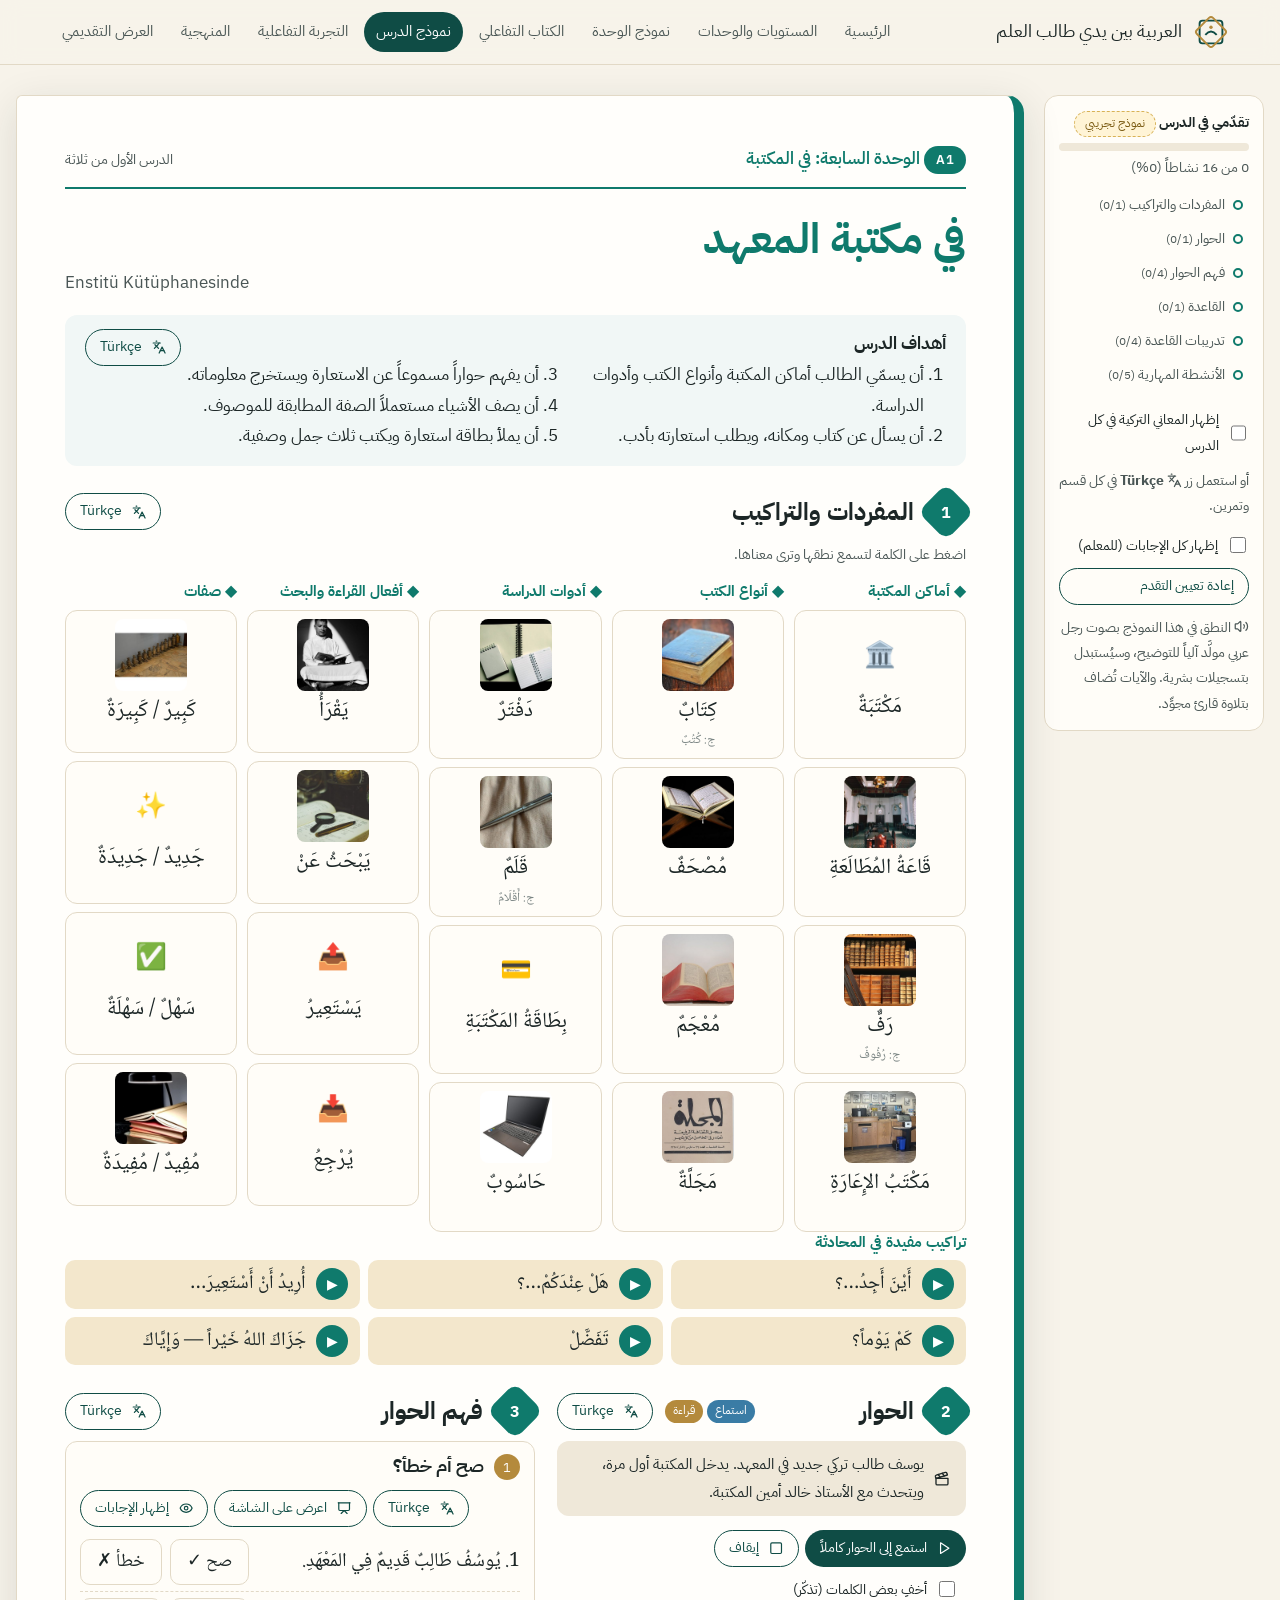
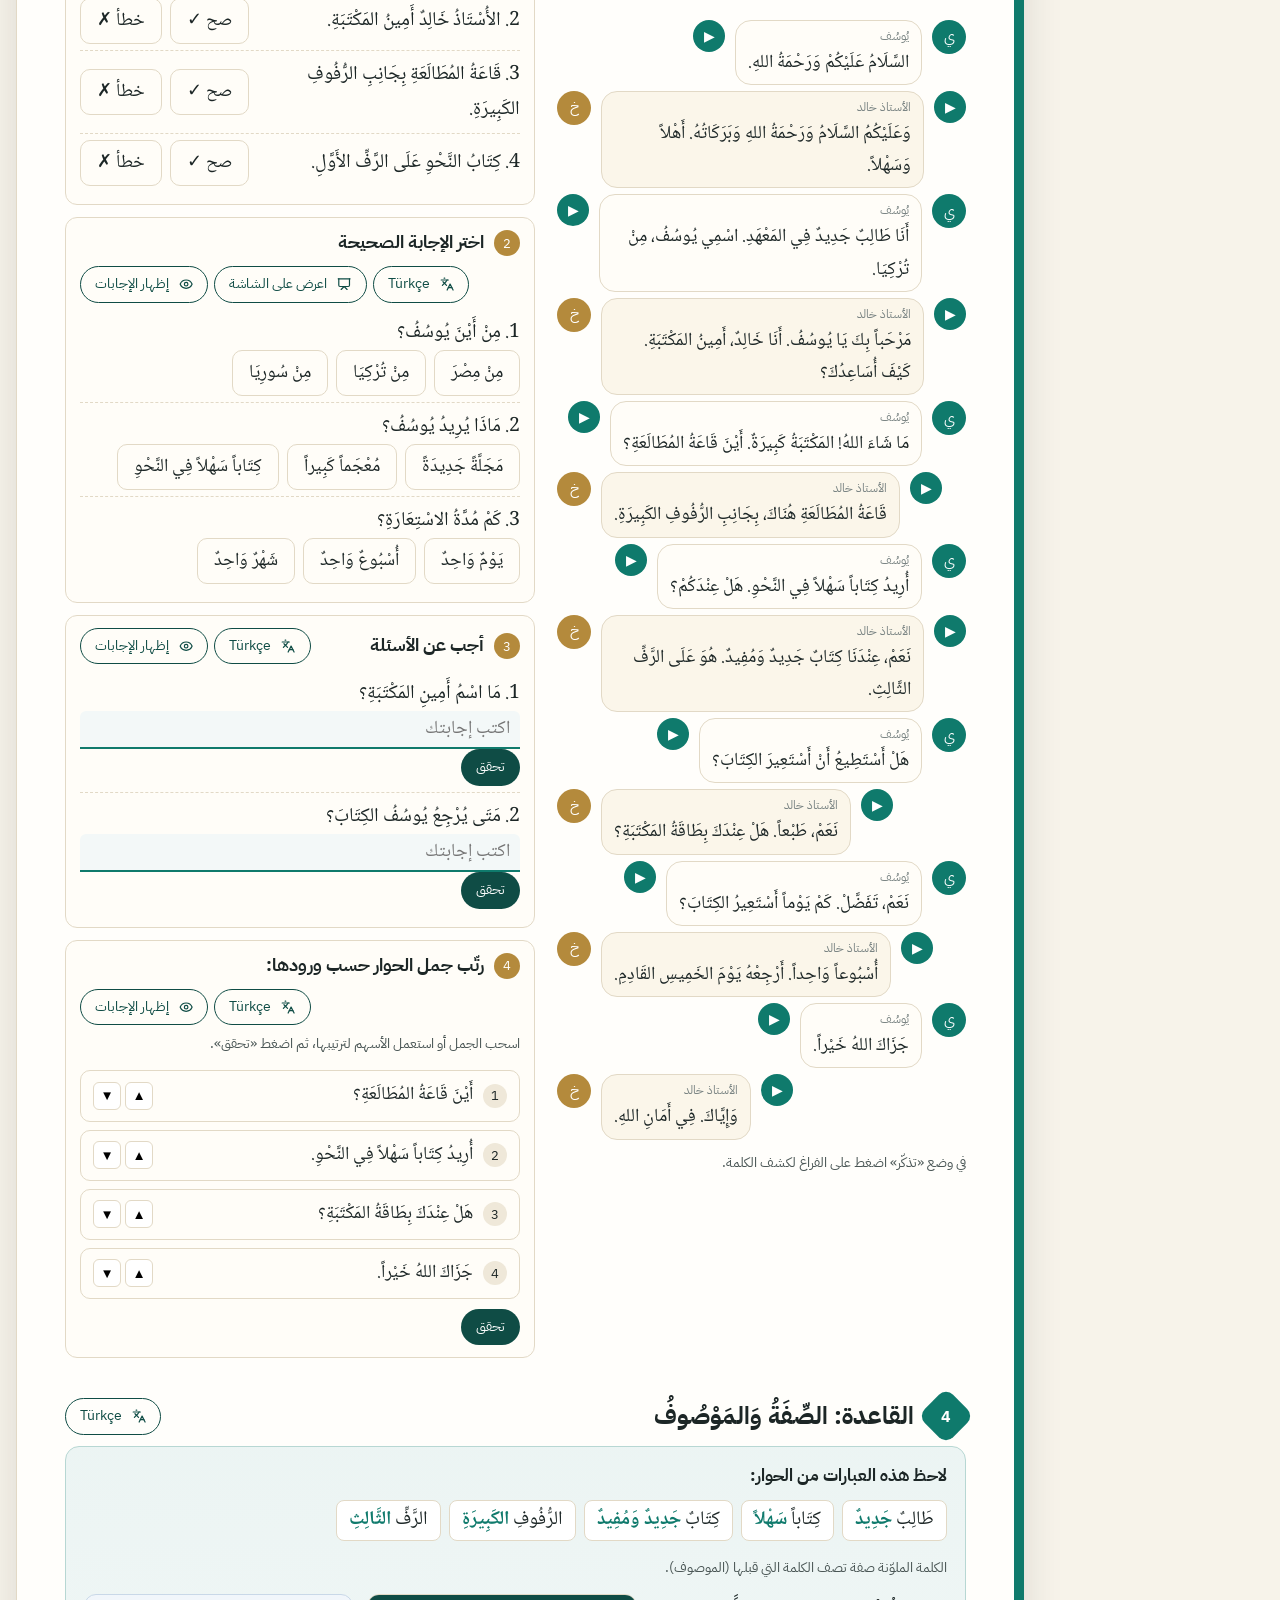
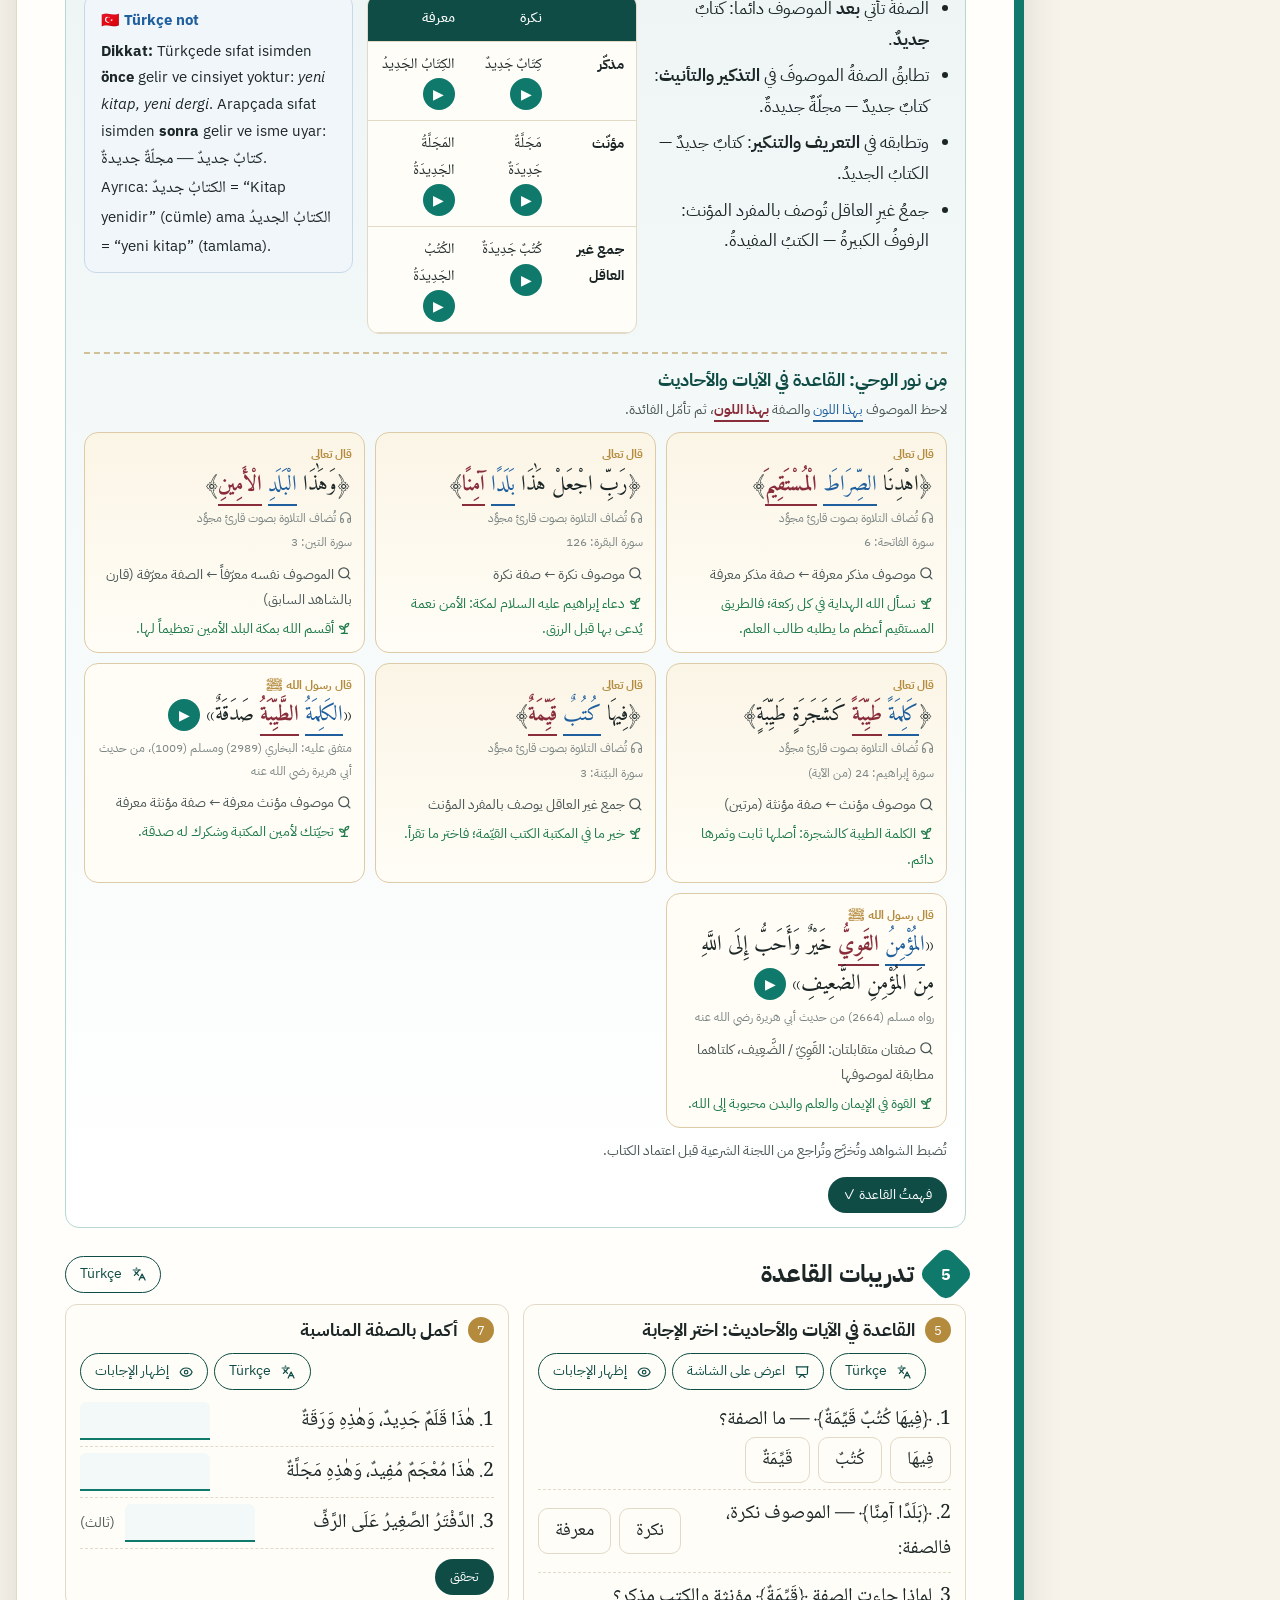
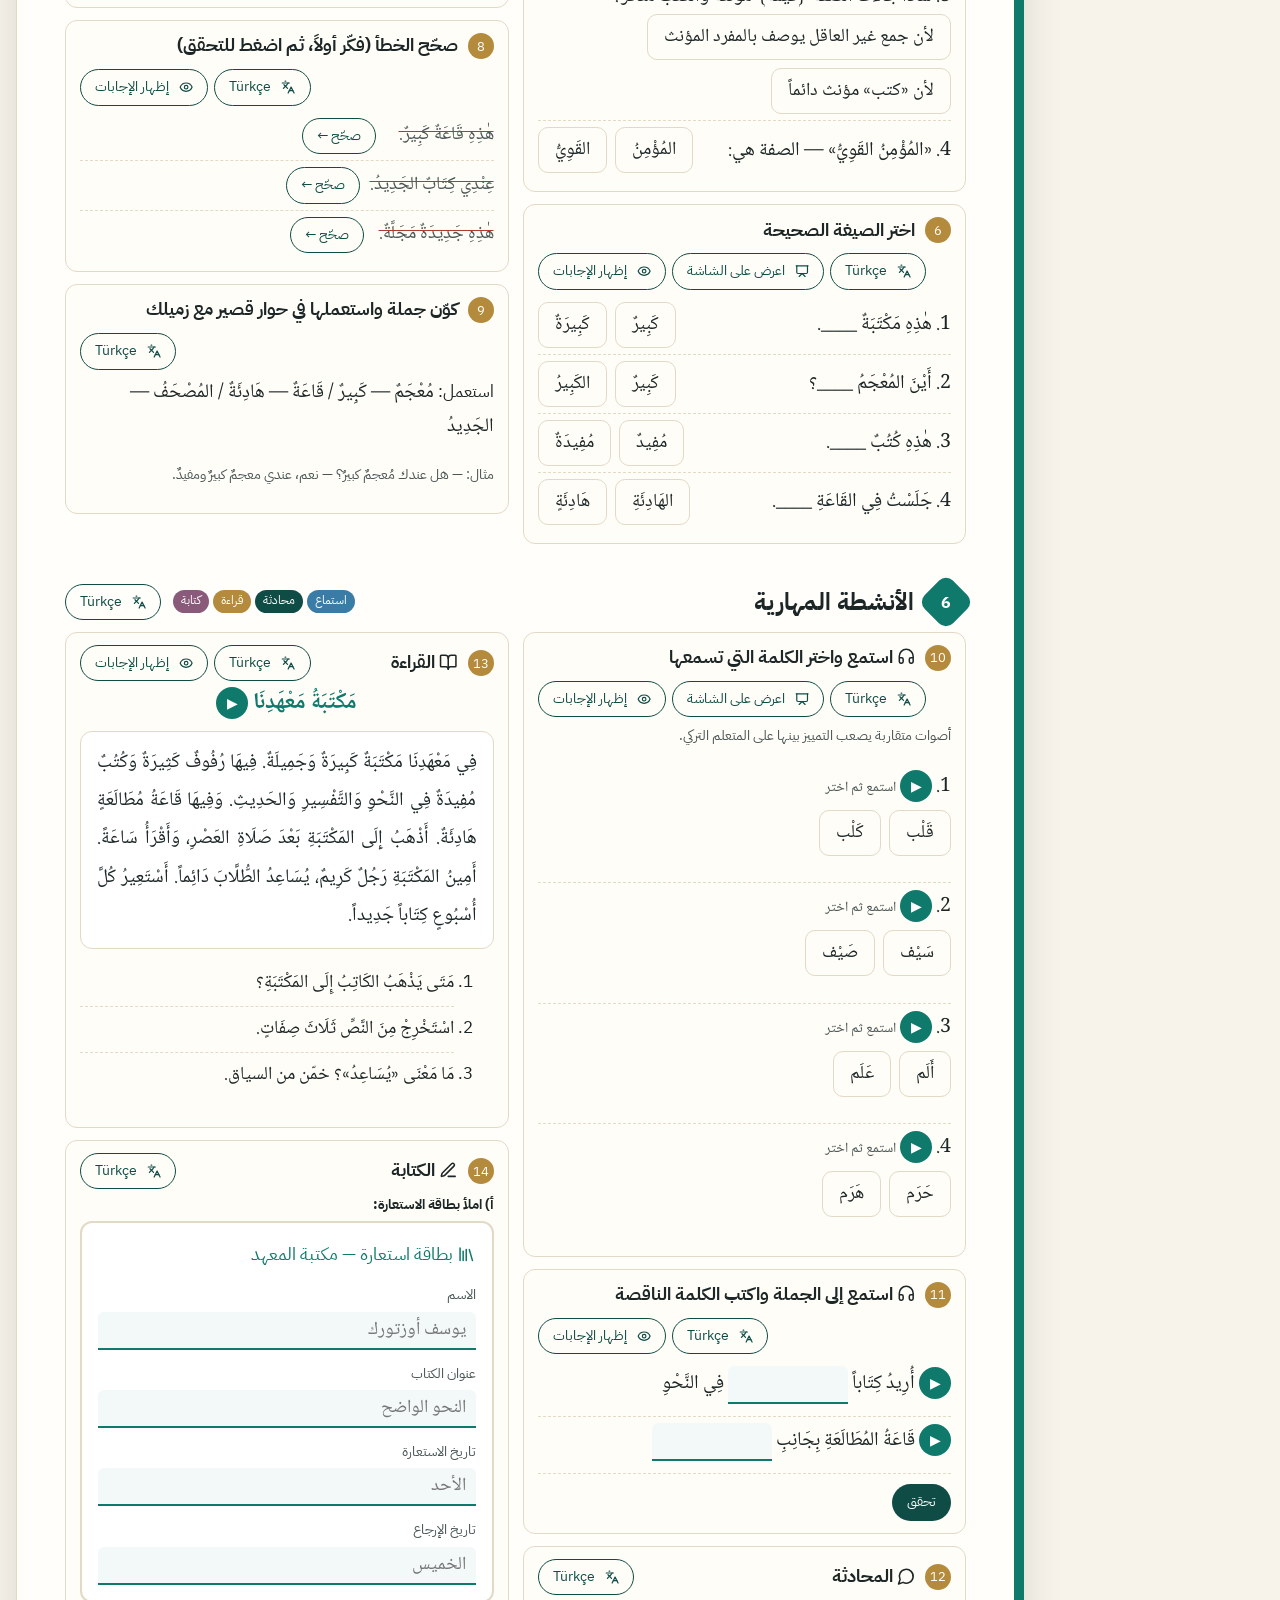
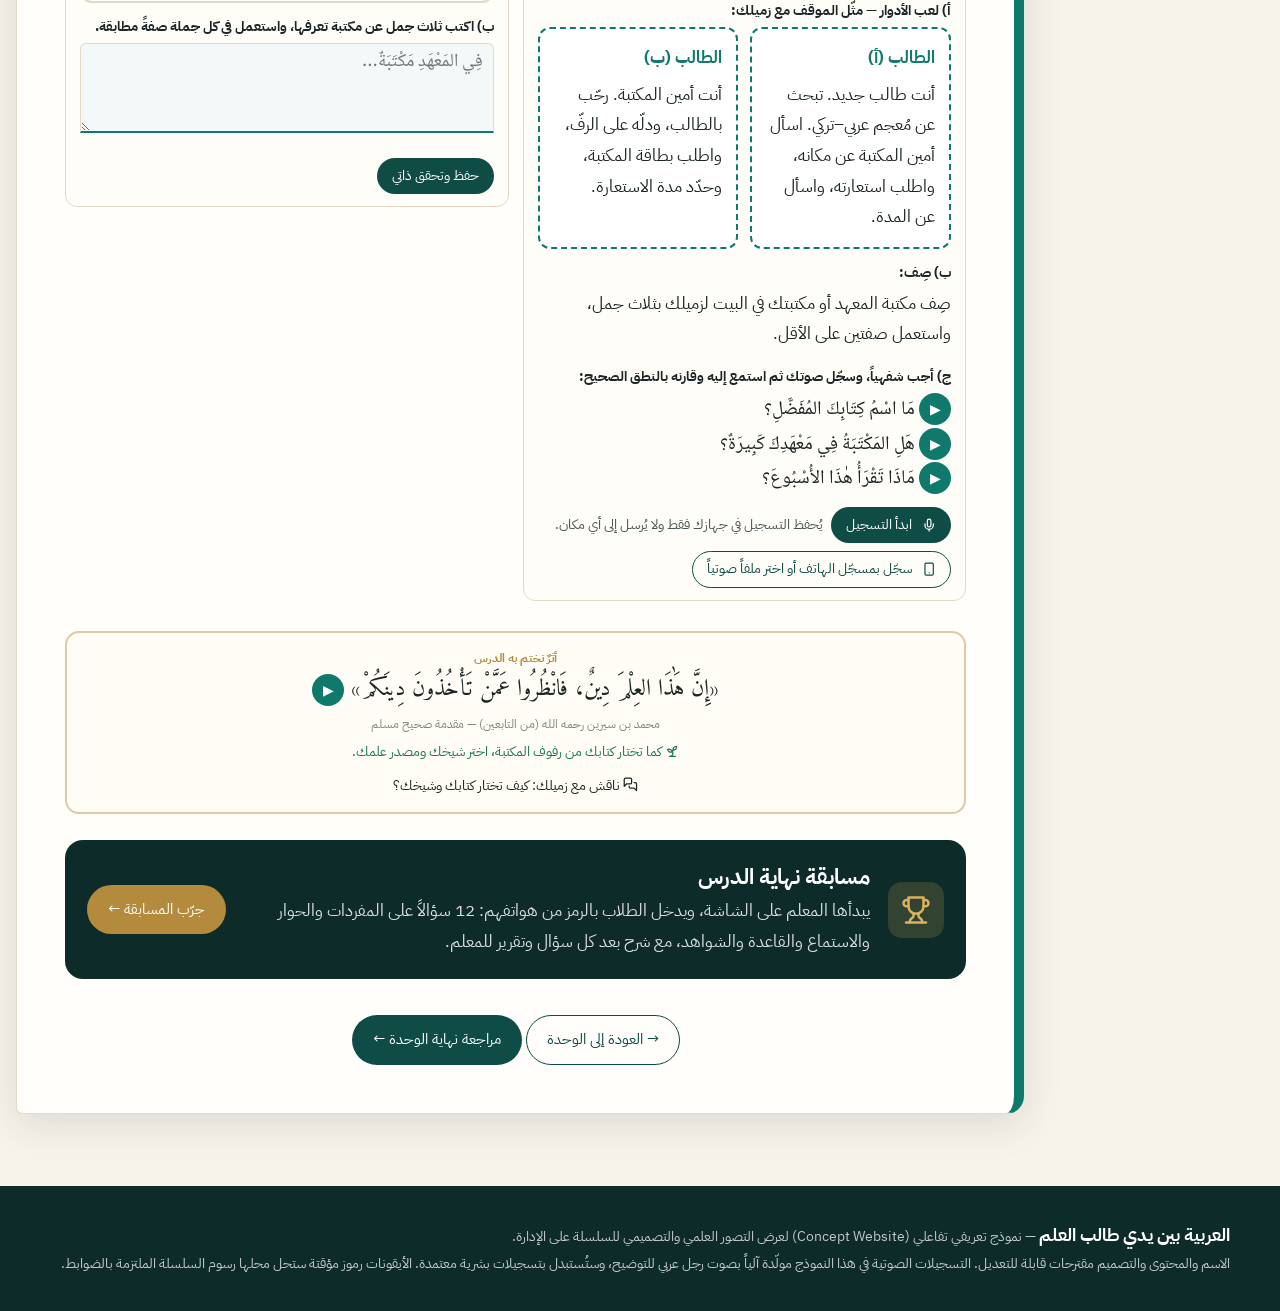
<file: lesson.html>
<!doctype html>
<html lang="ar" dir="rtl">
<head>
<meta charset="utf-8">
<meta name="viewport" content="width=device-width, initial-scale=1">
<title>نموذج الدرس</title>
<link rel="preconnect" href="https://fonts.googleapis.com"><link rel="preconnect" href="https://fonts.gstatic.com" crossorigin>
<link href="https://fonts.googleapis.com/css2?family=IBM+Plex+Sans+Arabic:wght@400;500;700&family=IBM+Plex+Sans:wght@400;600&family=Noto+Naskh+Arabic:wght@400;600&family=Amiri:wght@400;700&display=swap" rel="stylesheet">
<link rel="stylesheet" href="assets/css/style.css">
</head>
<body style="--lvl:var(--a1)">
<header id="topbar"></header>

<section class="block" style="padding-top:30px">
  <div class="wrap lesson-layout">
    <aside class="toc">
      <b>تقدّمي في الدرس</b> <span class="tag-demo">نموذج تجريبي</span>
      <div class="progress"><i id="pbar"></i></div>
      <div class="small muted" id="ptext" style="margin-top:-8px;margin-bottom:8px"></div>
      <nav id="toc"></nav>
      <div class="toolbar" style="flex-direction:column;align-items:stretch">
        <label class="switch"><input type="checkbox" id="optTr"> إظهار المعاني التركية في كل الدرس</label>
        <p class="small muted" style="margin:0 0 4px">أو استعمل زر <b><i data-lucide="languages" class="lc"></i> Türkçe</b> في كل قسم وتمرين.</p>
        <label class="switch"><input type="checkbox" id="optAns"> إظهار كل الإجابات (للمعلم)</label>
        <button class="btn ghost sm" id="resetBtn">إعادة تعيين التقدم</button>
      </div>
      <p class="small muted" style="margin:10px 0 0"><i data-lucide="volume-2" class="lc"></i> النطق في هذا النموذج بصوت رجل عربي مولَّد آلياً للتوضيح، وسيُستبدل بتسجيلات بشرية. والآيات تُضاف بتلاوة قارئ مجوِّد.</p>
    </aside>

    <article class="book-page" id="page">
      <div class="book-header">
        <div><span class="chip lvl">A1</span> <span class="unit-tag">الوحدة السابعة: في المكتبة</span></div>
        <span class="muted small">الدرس الأول من ثلاثة</span>
      </div>
      <h1 class="book-title" id="ltitle"></h1>
      <div class="lat muted" id="ltr"></div>
      <div class="objectives" style="margin-top:18px"><b>أهداف الدرس</b><ol id="objectives"></ol></div>

      <!-- 1 -->
      <section class="book-sec" id="s1">
        <div class="sec-title"><div class="badge"><span>1</span></div><h2>المفردات والتراكيب</h2></div>
        <p class="small muted" id="vocabHint">اضغط على الكلمة لتسمع نطقها وترى معناها.</p>
        <div id="vocab"></div>
        <h4 style="font-family:var(--f-ui);font-size:.95rem;color:var(--lvl)" id="phrasesHead">تراكيب مفيدة في المحادثة</h4>
        <div class="phrases" id="phrases"></div>
      </section>

      <!-- 2 و3 متجاوران: الحوار وتمارين فهمه -->
      <div class="sec-row">
      <section class="book-sec" id="s2">
        <div class="sec-title"><div class="badge"><span>2</span></div><h2>الحوار</h2><div class="skills"><span class="sk sk-l">استماع</span><span class="sk sk-r">قراءة</span></div></div>
        <div class="scene"><i data-lucide="clapperboard" class="lc"></i> <span id="scene"></span></div>
        <div class="toolbar" style="margin:0 0 14px">
          <button class="btn sm" id="playAll"><i data-lucide="play" class="lc"></i> استمع إلى الحوار كاملاً</button>
          <button class="btn ghost sm" id="stopAll"><i data-lucide="square" class="lc"></i> إيقاف</button>
          <label class="switch" style="margin-inline-start:8px"><input type="checkbox" id="clozeMode"> أخفِ بعض الكلمات (تذكّر)</label>
        </div>
        <div class="dialogue" id="dialogue"></div>
        <p class="small muted" style="margin-top:10px" id="clozeHint">في وضع «تذكّر» اضغط على الفراغ لكشف الكلمة.</p>
      </section>

      <!-- 3 -->
      <section class="book-sec" id="s3">
        <div class="sec-title"><div class="badge"><span>3</span></div><h2>فهم الحوار</h2></div>
        <div id="comp"></div>
      </section>
      </div>

      <!-- 4 -->
      <section class="book-sec" id="s4">
        <div class="sec-title"><div class="badge"><span>4</span></div><h2>القاعدة: <span id="gtitle"></span></h2></div>
        <div class="grammar-box" id="grammar"></div>
      </section>

      <!-- 5 -->
      <section class="book-sec" id="s5">
        <div class="sec-title"><div class="badge"><span>5</span></div><h2>تدريبات القاعدة</h2></div>
        <div id="gex"></div>
      </section>

      <!-- 6 -->
      <section class="book-sec" id="s6">
        <div class="sec-title"><div class="badge"><span>6</span></div><h2>الأنشطة المهارية</h2><div class="skills"><span class="sk sk-l">استماع</span><span class="sk sk-s">محادثة</span><span class="sk sk-r">قراءة</span><span class="sk sk-w">كتابة</span></div></div>
        <div id="skills"></div>
      </section>

      <section class="book-sec" id="s7">
        <div style="background:#0d2b28;color:#fff;border-radius:18px;padding:22px;display:flex;gap:18px;align-items:center;flex-wrap:wrap">
          <div style="width:56px;height:56px;border-radius:14px;background:rgba(216,178,92,.18);color:#d8b25c;display:grid;place-items:center"><i data-lucide="trophy" style="width:30px;height:30px"></i></div>
          <div style="flex:1;min-width:220px"><h2 style="color:#fff;margin:0 0 4px;font-size:1.4rem">مسابقة نهاية الدرس</h2>
            <p style="margin:0;opacity:.85">يبدأها المعلم على الشاشة، ويدخل الطلاب بالرمز من هواتفهم: 12 سؤالاً على المفردات والحوار والاستماع والقاعدة والشواهد، مع شرح بعد كل سؤال وتقرير للمعلم.</p></div>
          <a class="btn gold" href="quiz/demo.html">جرّب المسابقة ←</a>
        </div>
      </section>

      <div style="text-align:center;margin-top:36px" class="no-print">
        <a class="btn ghost" href="unit.html">→ العودة إلى الوحدة</a>
        <a class="btn" href="unit.html#review">مراجعة نهاية الوحدة ←</a>
      </div>
    </article>
  </div>
</section>

<footer id="footer"></footer>
<script src="data/sample-unit.js"></script>
<script src="data/sample-unit-tr.js"></script>
<script src="data/vocab-img.js"></script>
<script src="audio/manifest.js"></script>
<script src="assets/vendor/lucide.min.js"></script>
<script src="assets/js/common.js"></script>
<script src="assets/js/teacher.js"></script>
<script src="assets/js/lesson.js"></script>
</body>
</html>
</file>
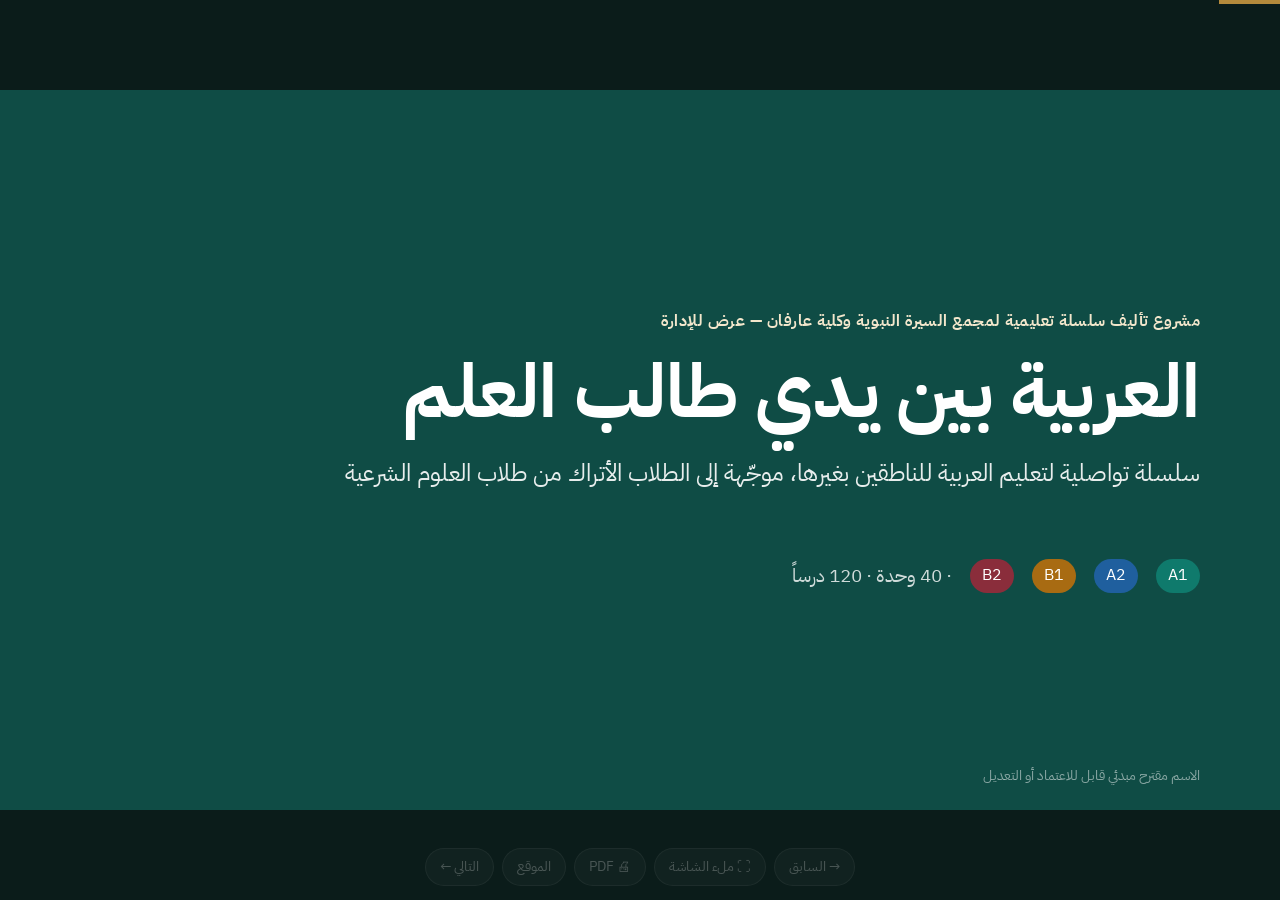
<file: presentation.html>
<!doctype html>
<html lang="ar" dir="rtl">
<head>
<meta charset="utf-8">
<meta name="viewport" content="width=device-width, initial-scale=1">
<title>العرض التقديمي للإدارة</title>
<link rel="preconnect" href="https://fonts.googleapis.com"><link rel="preconnect" href="https://fonts.gstatic.com" crossorigin>
<link href="https://fonts.googleapis.com/css2?family=IBM+Plex+Sans+Arabic:wght@400;500;700&family=IBM+Plex+Sans:wght@400;600&family=Noto+Naskh+Arabic:wght@400;600&family=Amiri:wght@400;700&display=swap" rel="stylesheet">
<link rel="stylesheet" href="assets/css/style.css">
<style>
  html, body { height: 100%; overflow: hidden; background: #0b1c1a; }
  .viewport { position: fixed; inset: 0; direction: ltr; overflow: hidden; }
  .stage { width: 1280px; height: 720px; position: absolute; left: 50%; top: 50%; transform-origin: center; direction: rtl; }
  .slide { position: absolute; inset: 0; background: var(--paper); padding: 64px 80px; display: none; flex-direction: column; overflow: hidden; }
  .slide.on { display: flex; }
  .slide h2 { font-size: 2.5rem; margin-bottom: 6px; color: var(--brand); }
  .slide .k { color: var(--gold); font-weight: 700; font-size: 1rem; letter-spacing: .5px; }
  .slide .sub { font-size: 1.3rem; color: var(--ink-2); margin-bottom: 26px; }
  .slide.dark { background-color: var(--brand); color: #fff; }
  .slide.dark h1, .slide.dark h2 { color: #fff; }
  .slide .corner { position: absolute; bottom: 22px; inset-inline-start: 80px; font-size: .85rem; color: var(--ink-3); }
  .slide.dark .corner { color: rgba(255,255,255,.5); }
  .slide .pno { position: absolute; bottom: 22px; inset-inline-end: 80px; font-family: var(--f-lat); color: var(--ink-3); font-size: .9rem; direction: ltr; }
  .big { font-family: var(--f-display); font-size: 4.6rem; line-height: 1.2; }
  .cols { display: grid; gap: 22px; flex: 1; align-content: start; }
  .c2 { grid-template-columns: 1fr 1fr; } .c3 { grid-template-columns: repeat(3, 1fr); } .c4 { grid-template-columns: repeat(4, 1fr); }
  .box { background: var(--card); border: 1px solid var(--line); border-radius: 16px; padding: 22px 24px; font-size: 1.15rem; }
  .box h3 { font-size: 1.4rem; margin-bottom: 6px; }
  .box .e { font-size: 2.2rem; display: block; margin-bottom: 6px; }
  .lvlbox { border-radius: 16px; color: #fff; padding: 22px; }
  .lvlbox b.code { font-family: var(--f-lat); font-size: 2.6rem; display: block; line-height: 1; }
  .nav-ui { position: fixed; bottom: 14px; inset-inline-start: 50%; transform: translateX(50%); display: flex; gap: 8px; z-index: 10; opacity: .25; transition: .2s; }
  .nav-ui:hover { opacity: 1; }
  .nav-ui button { background: rgba(255,255,255,.12); color: #fff; border: 1px solid rgba(255,255,255,.2); border-radius: 99px; padding: 6px 14px; cursor: pointer; font: inherit; font-size: .85rem; }
  .bar-top { position: fixed; top: 0; inset-inline-start: 0; height: 4px; background: var(--gold); z-index: 10; transition: .3s; }
  .mini-grid { display: grid; grid-template-columns: repeat(10, 1fr); gap: 6px; }
  .mini-grid div { border-radius: 6px; color: #fff; font-family: var(--f-lat); font-size: .85rem; text-align: center; padding: 6px 0; }
  .flowrow { display: flex; gap: 10px; align-items: stretch; }
  .flowrow .box { flex: 1; text-align: center; padding: 18px 10px; font-size: 1.05rem; }
  .flowrow .box b { display: block; font-family: var(--f-lat); color: var(--gold); font-size: 1.5rem; }
  .bars div { display: flex; align-items: center; gap: 12px; margin-bottom: 14px; }
  .bars .skillbar { flex: 1; height: 44px; font-size: .95rem; }
  .rl li { margin-bottom: 10px; font-size: 1.2rem; }
  .slide.uslide { padding: 40px 56px 48px; }
  .slide.uslide h2 { font-size: 2.1rem; margin-bottom: 0; }
  .ugrid { display: grid; grid-template-columns: repeat(5, minmax(0, 1fr)); grid-template-rows: repeat(2, minmax(0, 1fr)); gap: 14px; margin: 12px 0 0; flex: 1; min-height: 0; }
  .ucard { background: #fff; border: 1px solid var(--line); border-radius: 12px; padding: 12px 14px; overflow: hidden; box-shadow: 0 1px 4px rgba(28,38,38,.06); position: relative; min-width: 0; }
  .ucard.sample { background: #fbf5e6; border-color: var(--gold); }
  .ubadge { display: inline-block; color: #fff; font-size: .78rem; font-weight: 700; border-radius: 99px; padding: 1px 10px; }
  .usample { position: absolute; top: 12px; left: 12px; font-size: .72rem; color: var(--gold); font-weight: 700; }
  .ucard b { display: block; font-size: 1.2rem; line-height: 1.35; margin: 8px 0 6px; }
  .ucard ol { margin: 0; padding-inline-start: 20px; font-size: .95rem; color: var(--ink-2); line-height: 1.55; }
  .ucard ol li + li { margin-top: 2px; }
  body.stack .ugrid { grid-template-columns: repeat(2, minmax(0, 1fr)); grid-template-rows: none; }
  body.stack .ucard b { font-size: 1.1rem; } body.stack .ucard ol { font-size: .9rem; }
  @media (max-width: 400px) { body.stack .ugrid { grid-template-columns: 1fr; } }
  .sh-m { color: #1f5f9e; border-bottom: 2px solid #1f5f9e; }
  .sh-s { color: var(--b2); border-bottom: 2px solid var(--b2); font-weight: 700; }
  /* وضع القراءة على الهاتف العمودي: الشرائح بطاقات متتالية تُمرَّر عمودياً بحجمها الطبيعي */
  body.stack, html.stack { overflow: auto; height: auto; }
  body.stack .viewport { position: static; overflow: visible; direction: rtl; padding: 10px 10px 30px; }
  body.stack .stage { position: static; width: auto; height: auto; transform: none !important; }
  body.stack .slide { display: flex; position: relative; inset: auto; padding: 26px 18px 40px; margin-bottom: 12px; border-radius: 14px; overflow: visible; }
  body.stack .slide h2 { font-size: 1.45rem; }
  body.stack .slide .sub { font-size: 1.02rem; margin-bottom: 14px; }
  body.stack .big { font-size: 2.2rem; }
  body.stack .cols { gap: 10px; }
  body.stack .c2, body.stack .c3 { grid-template-columns: 1fr; }
  body.stack .c4 { grid-template-columns: repeat(2, minmax(0, 1fr)); }
  body.stack .box { font-size: 1rem; padding: 14px; }
  body.stack .box h3 { font-size: 1.1rem; }
  body.stack .box .e { font-size: 1.6rem; }
  body.stack .lvlbox { padding: 14px; }
  body.stack .lvlbox b.code { font-size: 1.8rem; }
  body.stack .rl li { font-size: 1rem; }
  body.stack .flowrow { flex-wrap: wrap; }
  body.stack .flowrow .box { flex: 1 1 40%; }
  body.stack .slide table.t { min-width: 640px; font-size: .9rem !important; }
  body.stack .slide .table-wrap::after { content: "⇠ اسحب الجدول أفقياً"; display: block; font-size: .75rem; color: var(--ink-3); padding: 4px 8px; }
  body.stack .mini-grid { grid-template-columns: repeat(3, minmax(0, 1fr)); }
  body.stack .mini-grid div div { white-space: normal !important; overflow: visible !important; line-height: 1.35; padding: 2px 3px 3px !important; }
  body.stack #sGrid > div { flex-direction: column; align-items: stretch !important; gap: 4px !important; }
  body.stack .bars div { flex-wrap: wrap; }
  body.stack .bars .skillbar { flex: 1 1 100%; height: 34px; font-size: .7rem; }
  body.stack .bars span[style*="width:260px"] { width: auto !important; }
  body.stack .slide .corner { position: static; margin-top: 16px; }
  body.stack .slide .pno { bottom: 12px; inset-inline-end: 18px; }
  body.stack .nav-ui, body.stack .bar-top { display: none; }
  body.stack .slide > div[style*="display:flex"] { flex-wrap: wrap; align-items: center; gap: 8px !important; margin-top: 22px !important; }
  body.stack .stack-head { display: flex; }
  .stack-head { display: none; justify-content: space-between; align-items: center; gap: 10px; color: #fff; padding: 6px 4px 12px; font-size: .9rem; }
  .stack-head a { color: var(--gold-soft); }
  @media (max-width: 400px) { body.stack .c4 { grid-template-columns: 1fr; } }
  @media print {
    html, body { overflow: visible; height: auto; background: #fff; }
    .viewport { position: static; display: block; }
    .stage { transform: none !important; width: 100%; height: auto; }
    .slide { display: flex !important; position: relative; width: 1280px; height: 720px; page-break-after: always; break-after: page; }
    .nav-ui, .bar-top { display: none; }
    @page { size: 1280px 720px; margin: 0; }
  }
</style>
</head>
<body>
<div class="bar-top" id="bar"></div>
<div class="viewport"><div class="stack-head"><span>📱 وضع القراءة على الهاتف — مرّر للأسفل. لعرض الشرائح أدِر الهاتف أفقياً.</span><a href="index.html">الموقع</a></div><div class="stage" id="stage">

<!-- 1 -->
<section class="slide dark pattern" style="justify-content:center">
  <div class="k" style="color:var(--gold-soft)">مشروع تأليف سلسلة تعليمية لمجمع السيرة النبوية وكلية عارفان — عرض للإدارة</div>
  <h1 class="big" style="margin:14px 0">العربية بين يدي طالب العلم</h1>
  <p style="font-size:1.5rem;opacity:.9;max-width:900px">سلسلة تواصلية لتعليم العربية للناطقين بغيرها، موجّهة إلى الطلاب الأتراك من طلاب العلوم الشرعية</p>
  <div style="display:flex;gap:18px;margin-top:40px;font-size:1.2rem">
    <span class="chip" style="background:var(--a1);color:#fff;font-size:1rem">A1</span><span class="chip" style="background:var(--a2);color:#fff;font-size:1rem">A2</span><span class="chip" style="background:var(--b1);color:#fff;font-size:1rem">B1</span><span class="chip" style="background:var(--b2);color:#fff;font-size:1rem">B2</span>
    <span style="opacity:.8">· 40 وحدة · 120 درساً</span></div>
  <div class="corner">الاسم مقترح مبدئي قابل للاعتماد أو التعديل</div>
</section>

<!-- 2 -->
<section class="slide">
  <div class="k">المشكلة والحاجة</div><h2>طالب يفهم النص… ولا يتكلم</h2>
  <p class="sub">فجوة واضحة بين ما يحتاج إليه طالب العلم وما تقدمه الكتب المتاحة.</p>
  <div class="cols c3">
    <div class="box"><span class="e">🗣️</span><h3>ضعف التواصل</h3>كثير من الطلاب يقرؤون المتون ويعجزون عن محادثة بسيطة أو سؤال شيخ.</div>
    <div class="box"><span class="e">📚</span><h3>كتب لا تشبهه</h3>الكتب الشائعة تدور حول الجامعة والحياة المختلطة والسياحة، بعيداً عن بيئته.</div>
    <div class="box"><span class="e">🇹🇷</span><h3>متعلم مجهول</h3>لا تراعي صعوبات المتعلم التركي في الأصوات والتذكير والتأنيث وترتيب الجملة.</div>
  </div>
  <div class="box" style="margin-top:22px;background:var(--gold-soft);border-color:var(--gold);font-size:1.3rem;text-align:center">الحاجة: منهج لغوي وظيفي محافظ، مصمم لطالب العلم التركي، يبدأ من المحادثة ويتحول إلى تجربة رقمية.</div>
  <div class="pno"></div>
</section>

<!-- 3 -->
<section class="slide">
  <div class="k">الرؤية والرسالة</div><h2>لغة يعيش بها، لا مادة يحفظها</h2>
  <div class="cols c2" style="margin-top:20px">
    <div class="box"><span class="e">🧭</span><h3>الرؤية</h3>أن تكون السلسلة المرجع الأول لطالب العلم الناطق بغير العربية، يتعلم بها العربية لغةً حيّة يعيش بها ويحاور، في إطار محافظ يحترم هويته.</div>
    <div class="box"><span class="e">📜</span><h3>الرسالة</h3>منهج وظيفي متدرج من A1 إلى B2، يبني المهارات الأربع بأولوية للمحادثة، عبر مواقف من حياة طالب العلم، في كتاب يتحول إلى تجربة تفاعلية.</div>
  </div>
  <div class="pno"></div>
</section>

<!-- 4 -->
<section class="slide">
  <div class="k">الفئة المستهدفة</div><h2>لمن نؤلف؟</h2>
  <div class="cols c2" style="margin-top:20px">
    <div class="box" style="border-inline-start:6px solid var(--brand)"><h3>الفئة الأساسية</h3><ul class="rl"><li>الطلاب الأتراك من طلاب العلوم الشرعية</li><li>في المعاهد والحلقات والمدارس الشرعية</li><li>من سن 15 فما فوق، من المبتدئ إلى فوق المتوسط</li><li>لا يرتادون الجامعة بالضرورة يومياً</li></ul></div>
    <div class="box"><h3>ماذا يحتاجون؟</h3><ul class="rl"><li>التعارف وقضاء الحاجات اليومية</li><li>التواصل في المسجد والسكن والمكتبة</li><li>المشاركة في الدروس والمجالس والندوات</li><li>الحوار الديني والمناظرة بأدب وحجة</li></ul></div>
  </div>
  <div class="pno"></div>
</section>

<!-- 5 -->
<section class="slide">
  <div class="k">فلسفة السلسلة</div><h2>اللغة هي الهدف… والبيئة العلمية هي الإطار</h2>
  <div class="cols c2" style="margin-top:14px">
    <div class="box" style="background:#f3efe6"><h3>✗ لا نريد</h3><p>درساً بعنوان «أحكام البيع والربا».</p><p>ولا منهجاً يقتصر على الموضوعات العامة المكررة: الأسرة، المدرسة، الجامعة، السياحة.</p></div>
    <div class="box" style="border-inline-start:6px solid var(--ok)"><h3>✓ نريد</h3><p>حواراً بين طالب وبائع لشراء كتاب.</p><p>طالبين يتحدثان عن كتاب قرآه، أو نصاً عن حضور درس علمي.</p></div>
  </div>
  <div class="flowrow" style="margin-top:22px">
    <div class="box"><b>①</b>الحاجات اليومية<br><span class="small muted">السوق · السكن · المواصلات</span></div>
    <div class="box"><b>②</b>البيئة العلمية<br><span class="small muted">المسجد · الحلقة · المكتبة · الندوة</span></div>
    <div class="box"><b>③</b>البيان والحوار<br><span class="small muted">الرأي · المناظرة · الحوار الديني · الخطابة</span></div>
  </div>
  <div class="pno"></div>
</section>

<!-- 6 -->
<section class="slide">
  <div class="k">المستويات الأربعة</div><h2>تدرج من «خطوات أولى» إلى «منبر البيان»</h2>
  <div class="cols c4" id="sLevels" style="margin-top:18px"></div>
  <div class="pno"></div>
</section>

<!-- 7 -->
<section class="slide">
  <div class="k">الهيكل العام</div><h2>4 مستويات × 10 وحدات × 3 دروس = 120 درساً</h2>
  <p class="sub">كل وحدة: ثلاثة دروس + مراجعة مفردات وتراكيب في نهايتها.</p>
  <div id="sGrid" style="display:grid;gap:10px"></div>
  <div class="pno"></div>
</section>

<!-- 8 -->
<section class="slide">
  <div class="k">توزيع الموضوعات</div><h2>المكان نفسه… والوظيفة اللغوية تتصاعد</h2>
  <p class="sub">تعود بيئة طالب العلم في كل مستوى، لكن بمهمة لغوية أعلى. لا تكرار، بل تدرج حلزوني.</p>
  <div class="table-wrap"><table class="t" style="font-size:1.05rem">
    <thead><tr><th>البيئة</th><th style="background:var(--a1)">A1</th><th style="background:var(--a2)">A2</th><th style="background:var(--b1)">B1</th><th style="background:var(--b2)">B2</th></tr></thead>
    <tbody>
      <tr><td><b>📚 المكتبة</b></td><td>يستعير ويشتري كتاباً</td><td>يتحدث عن كتاب قرأه</td><td>يعرض كتاباً ويلخصه</td><td>يناقش المخطوطات والتراث</td></tr>
      <tr><td><b>🕌 المسجد</b></td><td>يسأل عن المرافق والأوقات</td><td>يصف المسجد ويتطوع فيه</td><td>يدوّن فوائد درس فيه</td><td>يحاور زائراً عن الإسلام</td></tr>
      <tr><td><b>🎓 مجلس العلم</b></td><td>يستأذن ويسأل الشيخ</td><td>يطرح سؤالاً علمياً بأدب</td><td>يناقش ويعرض أمام زملائه</td><td>يداخل في ندوة ويناظر</td></tr>
      <tr><td><b>🏠 السكن</b></td><td>يصف غرفته وزميله</td><td>يتقاسم الأعمال ويحل خلافاً</td><td>يناقش قضية مع زملائه</td><td>يحلل تحديات الغربة</td></tr>
      <tr><td><b>✍️ الكتابة</b></td><td>يملأ استمارة وبطاقة</td><td>يكتب يوميات ورسالة</td><td>يكتب تقريراً ورسالة رسمية</td><td>يكتب مقالة وبحثاً موثقاً</td></tr>
    </tbody></table></div>
  <div class="pno"></div>
</section>

<!-- 9 -->
<section class="slide">
  <div class="k">بنية الدرس</div><h2>ستة أقسام ثابتة في كل درس</h2>
  <div class="cols c3" style="margin-top:18px">
    <div class="box"><span class="e">①</span><h3>المفردات والتراكيب</h3>مجموعات دلالية مصوّرة وتراكيب المحادثة.</div>
    <div class="box"><span class="e">②</span><h3>النص أو الحوار</h3>موقف واقعي قابل للتمثيل.</div>
    <div class="box"><span class="e">③</span><h3>تمارين الفهم</h3>صح/خطأ، اختيار، ترتيب، أجب.</div>
    <div class="box"><span class="e">④</span><h3>القاعدة</h3>تُستخرج من النص، وتُطبَّق على آية أو حديث، مع ملاحظة تركية.</div>
    <div class="box"><span class="e">⑤</span><h3>تمارين القاعدة</h3>استعمال لا حفظ: أكمل، صحّح، كوّن.</div>
    <div class="box"><span class="e">⑥</span><h3>الأنشطة المهارية</h3>استماع، محادثة، قراءة، كتابة.</div>
  </div>
  <div class="pno"></div>
</section>

<!-- 9b: الشواهد -->
<section class="slide">
  <div class="k">القاعدة من نور الوحي</div><h2>هدفان في مثال واحد: القاعدة والأدب</h2>
  <p class="sub">كل قاعدة تُطبَّق على آية أو حديث أو أثر من أقوال الصحابة والتابعين يعرفه الطالب.</p>
  <div class="cols c3">
    <div class="box" style="background:#fbf5e6"><div class="small" style="color:var(--gold);font-weight:700">قال تعالى</div><div style="font-family:Amiri,var(--f-book);font-size:1.7rem;line-height:1.9">﴿فِيهَا <span class="sh-m">كُتُبٌ</span> <span class="sh-s">قَيِّمَةٌ</span>﴾</div><div class="small muted">البيّنة: 3</div><div class="small">🔎 جمع غير العاقل يوصف بالمفرد المؤنث</div><div class="small" style="color:var(--ok)">🌱 اختر من الكتب أقومها</div></div>
    <div class="box" style="background:#fbf5e6"><div class="small" style="color:var(--gold);font-weight:700">قال رسول الله ﷺ</div><div style="font-family:Amiri,var(--f-book);font-size:1.7rem;line-height:1.9">«<span class="sh-m">الكَلِمَةُ</span> <span class="sh-s">الطَّيِّبَةُ</span> صَدَقَةٌ»</div><div class="small muted">متفق عليه</div><div class="small">🔎 الصفة تطابق موصوفها تأنيثاً وتعريفاً</div><div class="small" style="color:var(--ok)">🌱 تحيّتك وشكرك صدقة</div></div>
    <div class="box" style="background:#fbf5e6"><div class="small" style="color:var(--gold);font-weight:700">أثر من التابعين</div><div style="font-family:Amiri,var(--f-book);font-size:1.45rem;line-height:1.9">«إِنَّ هَٰذَا العِلْمَ دِينٌ، فَانْظُرُوا عَمَّنْ تَأْخُذُونَ دِينَكُمْ»</div><div class="small muted">ابن سيرين — مقدمة صحيح مسلم</div><div class="small" style="color:var(--ok)">🌱 اختر شيخك كما تختار كتابك</div></div>
  </div>
  <div class="box" style="margin-top:16px;text-align:center;font-size:1.1rem">التدرج: آيات وأحاديث قصيرة (A1) ← آداب وشمائل (A2) ← آثار الصحابة والتابعين ومواقف السيرة (B1) ← نصوص تراثية وتحليل بلاغي (B2) · <b>تُخرَّج كل الشواهد وتراجعها لجنة شرعية</b></div>
  <div class="pno"></div>
</section>

<!-- 10 -->
<section class="slide">
  <div class="k">المهارات الأربع</div><h2>المحادثة أولاً… واستقلال يتزايد</h2>
  <div class="bars" id="sSkills" style="margin-top:26px"></div>
  <div style="display:flex;gap:24px;font-size:1.05rem;margin-top:6px"><span>■ <span style="color:#3a7ca5">استماع</span></span><span>■ <span style="color:#0f4c45">محادثة</span></span><span>■ <span style="color:#b48a3c">قراءة</span></span><span>■ <span style="color:#8a5a7a">كتابة</span></span></div>
  <div class="pno"></div>
</section>

<!-- 11 -->
<section class="slide">
  <div class="k" style="color:var(--bad)">الهوية المحافظة — ضوابط ملزمة</div><h2>شروط لا تفضيلات</h2>
  <div class="cols c2" style="margin-top:14px">
    <div class="box" style="border:2px solid var(--bad)"><h3 style="color:var(--bad)">⛔ خطوط حمراء</h3><ul class="rl"><li>لا صور ولا رسوم للنساء والفتيات، ولو في الخلفية</li><li>لا صور مختلطة</li><li>لا حوارات ولا مواقف بين الجنسين — نصاً وصوتاً وتمثيلاً</li><li>لا تصوير للحياة الجامعية المختلطة</li></ul></div>
    <div class="box" style="border-inline-start:6px solid var(--ok)"><h3>✅ في المقابل</h3><ul class="rl"><li>شخصيات من الرجال والأولاد، وصور أماكن وأشياء</li><li>قواعد المؤنث كاملة بأمثلة نحوية مجردة</li><li>المسجد والحلقة والسكن والمكتبة أولاً</li><li>مراجعة إلزامية لكل وحدة بقائمة من 7 بنود، منها صحة الشواهد وتخريجها</li></ul></div>
  </div>
  <div class="pno"></div>
</section>

<!-- 12 -->
<section class="slide">
  <div class="k">خصوصية الطالب التركي</div><h2>صعوباته محسوبة في الترتيب والتمارين</h2>
  <div class="cols c3" style="margin-top:14px">
    <div class="box"><h3>🔊 الأصوات</h3>ع/ء · ح/هـ · ق/ك · ص/س · ط/ت · ذ/ز — تمرين ثنائيات صوتية في كل درس.</div>
    <div class="box"><h3>🔀 ترتيب الجملة</h3>التركية: فاعل–مفعول–فعل، والصفة قبل الموصوف — تمارين «رتّب» و«صحّح».</div>
    <div class="box"><h3>🔠 التذكير والتأنيث</h3>لا جنس في التركية — تقديم مبكر ومطابقة متكررة.</div>
    <div class="box"><h3>🔤 الحركات</h3>تشكيل كامل في A1 يُخفف تدريجياً.</div>
    <div class="box"><h3>🪞 الألفاظ المشتركة</h3>sohbet ، malum ، kitap — تنبيهات ووحدة كاملة في B2.</div>
    <div class="box" style="background:#f1f6fb"><h3 class="lat" style="direction:ltr;text-align:left">Türkçe not</h3>ملاحظات تركية موجزة في مربع خاص — والعربية لغة الكتاب.</div>
  </div>
  <div class="pno"></div>
</section>

<!-- 13 -->
<section class="slide">
  <div class="k">الكتاب التفاعلي</div><h2>ليس ملف PDF… بل تجربة تعلم</h2>
  <div class="cols c4" style="margin-top:14px">
    <div class="box"><span class="e">👆</span><h3>اضغط الكلمة</h3>صورة ومعنى ونطق.</div>
    <div class="box"><span class="e">🎧</span><h3>استمع وتابع</h3>الحوار مسموعاً مع تظليل الجملة.</div>
    <div class="box"><span class="e">🃏</span><h3>بطاقات</h3>تنقلب وتُفرز للمراجعة.</div>
    <div class="box"><span class="e">✅</span><h3>تمارين ذكية</h3>تصحيح فوري وإظهار الإجابة.</div>
    <div class="box"><span class="e">🔀</span><h3>سحب وإفلات</h3>رتّب، طابق، كوّن جملة.</div>
    <div class="box"><span class="e">🎙️</span><h3>سجّل صوتك</h3>وقارنه بالنطق الصحيح.</div>
    <div class="box"><span class="e">🖥️</span><h3>وضع المعلم</h3>عرض على الشاشة، إظهار وإخفاء.</div>
    <div class="box"><span class="e">📈</span><h3>متابعة التقدم</h3>للطالب والمعلم والإدارة.</div>
  </div>
  <div class="pno"></div>
</section>

<!-- 14 -->
<section class="slide">
  <div class="k">نموذج الوحدة والدرس</div><h2>A1 · الوحدة 7: في المكتبة</h2>
  <div class="cols c2" style="margin-top:10px">
    <div class="box">
      <h3>الدروس الثلاثة</h3>
      <ol class="rl" style="padding-inline-start:22px"><li><b>في مكتبة المعهد</b> — الصفة والموصوف</li><li><b>أريد أن أشتري كتاباً</b> — أريد أن + المضارع</li><li><b>كتابي المفضل</b> — الإضافة</li></ol>
      <p class="small muted">+ مراجعة 20 مفردة و7 تراكيب في نهاية الوحدة</p>
    </div>
    <div class="box" style="background:#fffefb;border-inline-start:8px solid var(--a1)">
      <div class="small muted">من الحوار</div>
      <p class="book" style="font-size:1.3rem;margin:6px 0"><b style="color:var(--a1);font-family:var(--f-ui);font-size:.9rem">يوسف:</b> أُرِيدُ كِتَاباً سَهْلاً فِي النَّحْوِ. هَلْ عِنْدَكُمْ؟</p>
      <p class="book" style="font-size:1.3rem;margin:6px 0"><b style="color:var(--gold);font-family:var(--f-ui);font-size:.9rem">أمين المكتبة:</b> نَعَمْ، عِنْدَنَا كِتَابٌ جَدِيدٌ وَمُفِيدٌ.</p>
      <div class="trnote small" style="margin-top:10px">Türkçede sıfat önce gelir: <i>yeni kitap</i>. Arapçada sonra gelir ve uyar: <span lang="ar">كتابٌ جديدٌ — مجلةٌ جديدةٌ</span></div>
    </div>
  </div>
  <p style="font-size:1.05rem;margin-top:14px">🔗 الدرس كاملاً وتفاعلياً في الموقع التعريفي: <b>lesson.html</b></p>
  <div class="pno"></div>
</section>

<!-- 15 -->
<section class="slide">
  <div class="k">القيمة المضافة</div><h2>لماذا نستثمر في هذه السلسلة؟</h2>
  <div class="cols c2" style="margin-top:14px">
    <div class="box"><ul class="rl"><li>✓ أول سلسلة تواصلية مصممة لطالب العلم التركي</li><li>✓ تسد فجوة «يفهم ولا يتكلم»</li><li>✓ هوية محافظة موثقة بضوابط ومراجعة</li><li>✓ تميّز مؤسسي ومنتج قابل للنشر والتعميم</li></ul></div>
    <div class="box" style="background:var(--gold-soft)"><h3>المخرجات</h3><ul class="rl"><li>4 كتب للطالب (40 وحدة / 120 درساً)</li><li>4 أدلة للمعلم + كراسات تمارين</li><li>تسجيلات صوتية بشرية</li><li>كتاب تفاعلي وموقع، ثم تطبيق</li></ul></div>
  </div>
  <div class="pno"></div>
</section>

<!-- 16 -->
<section class="slide dark pattern">
  <div class="k" style="color:var(--gold-soft)">مراحل التنفيذ</div><h2>من الاعتماد إلى المنصة</h2>
  <div class="flowrow" style="margin-top:20px;color:var(--ink)">
    <div class="box"><b>1</b>اعتماد الاسم والهيكل والوحدات</div>
    <div class="box"><b>2</b>فريق التأليف والمراجعة الشرعية واللغوية</div>
    <div class="box"><b>3</b>دليل الأسلوب والقوائم المعجمية</div>
    <div class="box"><b>4</b>تأليف A1 وتجريبه على الطلاب</div>
    <div class="box"><b>5</b>المستويات A2–B2</div>
    <div class="box"><b>6</b>الكتاب التفاعلي والموقع والتطبيق</div>
  </div>
  <div class="box" style="margin-top:34px;background:rgba(255,255,255,.08);border-color:rgba(255,255,255,.25);color:#fff;font-size:1.35rem;text-align:center">
    <b style="color:var(--gold-soft)">المطلوب من الإدارة اليوم:</b> اعتماد الفكرة والهيكل العام وتوزيع الوحدات، والإذن بالبدء في تأليف المستوى الأول.</div>
  <div class="pno" style="color:rgba(255,255,255,.5)"></div>
</section>

</div></div>
<div class="nav-ui"><button id="prev">→ السابق</button><button id="fs">⛶ ملء الشاشة</button><button id="printBtn" onclick="window.print()">🖨 PDF</button><a href="index.html" style="text-decoration:none"><button>الموقع</button></a><button id="next">التالي ←</button></div>

<script src="data/curriculum.js"></script>
<script>
document.getElementById('sLevels').innerHTML = LEVELS.map(L => '<div class="lvlbox" style="background:' + L.color + '"><b class="code">' + L.code + '</b><div style="font-family:var(--f-display);font-size:1.5rem">' + L.name + '</div><div style="opacity:.85;margin-bottom:10px">«' + L.motto + '»</div><div style="font-size:.98rem;line-height:1.7">' + L.goal + '</div><div style="margin-top:12px;font-size:.9rem;opacity:.9">' + L.vocab + ' مفردة · ' + L.textLen + '</div></div>').join('');
document.getElementById('sGrid').innerHTML = LEVELS.map(L => '<div style="display:flex;gap:12px;align-items:center"><b class="lat" style="width:44px;color:' + L.color + ';font-size:1.4rem">' + L.code + '</b><div class="mini-grid" style="flex:1">' + L.units.map(u => '<div style="background:' + L.color + '" title="' + u.title + '">' + u.n + '<div style="font-family:var(--f-ui);font-size:.72rem;opacity:.9;white-space:nowrap;overflow:hidden;text-overflow:ellipsis;padding:0 3px">' + u.title + '</div></div>').join('') + '</div></div>').join('');
document.getElementById('sSkills').innerHTML = LEVELS.map(L => { const s = L.skills; return '<div><b class="lat" style="width:44px;color:' + L.color + ';font-size:1.4rem">' + L.code + '</b><div class="skillbar"><span class="sk-l" style="width:' + s.listening + '%">استماع ' + s.listening + '%</span><span class="sk-s" style="width:' + s.speaking + '%">محادثة ' + s.speaking + '%</span><span class="sk-r" style="width:' + s.reading + '%">قراءة ' + s.reading + '%</span><span class="sk-w" style="width:' + s.writing + '%">كتابة ' + s.writing + '%</span></div><span style="width:260px;font-size:.95rem;color:var(--ink-2)">' + L.independence.split(':')[0] + '</span></div>'; }).join('');

// شريحة لكل مستوى: الوحدات العشر ودروسها الثلاثة، بعد شريحة الهيكل العام
(function () {
  const anchor = document.getElementById('sGrid').closest('.slide');
  LEVELS.slice().reverse().forEach(L => {
    const sec = document.createElement('section');
    sec.className = 'slide uslide';
    sec.innerHTML = '<div class="k" style="color:' + L.color + '">المستوى ' + L.code + ' — ' + L.name + ' «' + L.motto + '»</div><h2>الوحدات العشر ودروسها الثلاثون</h2>' +
      '<div class="ugrid">' + L.units.map(u => '<div class="ucard' + (u.sample ? ' sample' : '') + '"><span class="ubadge" style="background:' + L.color + '">الوحدة ' + u.n + '</span>' + (u.sample ? '<span class="usample">نموذجية</span>' : '') +
        '<b>' + u.title + '</b><ol>' + u.lessons.map(l => '<li>' + l.t + '</li>').join('') + '</ol></div>').join('') + '</div><div class="pno"></div>';
    anchor.after(sec);
  });
})();
const slides = [...document.querySelectorAll('.slide')];
slides.forEach((s, i) => { const p = s.querySelector('.pno'); if (p) p.textContent = (i + 1) + ' / ' + slides.length; });
let cur = Math.min(slides.length - 1, Math.max(0, (parseInt(location.hash.slice(1)) || 1) - 1));
function show(i) {
  cur = Math.max(0, Math.min(slides.length - 1, i));
  slides.forEach((s, j) => s.classList.toggle('on', j === cur));
  document.getElementById('bar').style.width = ((cur + 1) / slides.length * 100) + '%';
  history.replaceState(null, '', '#' + (cur + 1));
}
// على الهاتف العمودي (أو الشاشات الضيقة جداً) تُعرض الشرائح متتالية بحجم مقروء بدل تصغيرها
const isStack = () => innerWidth < 560 || (innerWidth < 900 && innerHeight > innerWidth);
function fit() {
  const stack = isStack();
  document.body.classList.toggle('stack', stack); document.documentElement.classList.toggle('stack', stack);
  if (stack) return;
  const s = Math.min(innerWidth / 1280, innerHeight / 720);
  document.getElementById('stage').style.transform = 'translate(-50%, -50%) scale(' + s + ')';
}
addEventListener('resize', fit); fit(); show(cur);
document.getElementById('next').onclick = () => show(cur + 1);
document.getElementById('prev').onclick = () => show(cur - 1);
document.getElementById('fs').onclick = () => { try { const p = document.fullscreenElement ? document.exitFullscreen() : document.documentElement.requestFullscreen(); if (p && p.catch) p.catch(() => {}); } catch (e) {} };
// داخل إطار العرض المستضاف لا تعمل الطباعة، فنخفي زر PDF هناك
if (window.self !== window.top) document.getElementById('printBtn').style.display = 'none';
addEventListener('keydown', e => {
  if (isStack()) return;
  if (['ArrowLeft', 'PageDown', ' '].includes(e.key)) { e.preventDefault(); show(cur + 1); }
  if (['ArrowRight', 'PageUp'].includes(e.key)) show(cur - 1);
  if (e.key === 'Home') show(0); if (e.key === 'End') show(slides.length - 1);
});
document.querySelector('.viewport').addEventListener('click', e => { if (isStack() || e.target.closest('a,button,.table-wrap')) return; show(cur + (e.clientX < innerWidth / 2 ? 1 : -1)); });
// اللمس: سحب أفقي للتنقل بين الشرائح في الوضع الأفقي
let tx = null;
addEventListener('touchstart', e => { tx = e.touches[0].clientX; }, { passive: true });
addEventListener('touchend', e => { if (tx === null || isStack()) return; const dx = e.changedTouches[0].clientX - tx; if (Math.abs(dx) > 50) show(cur + (dx > 0 ? 1 : -1)); tx = null; }, { passive: true });
</script>
</body>
</html>
</file>
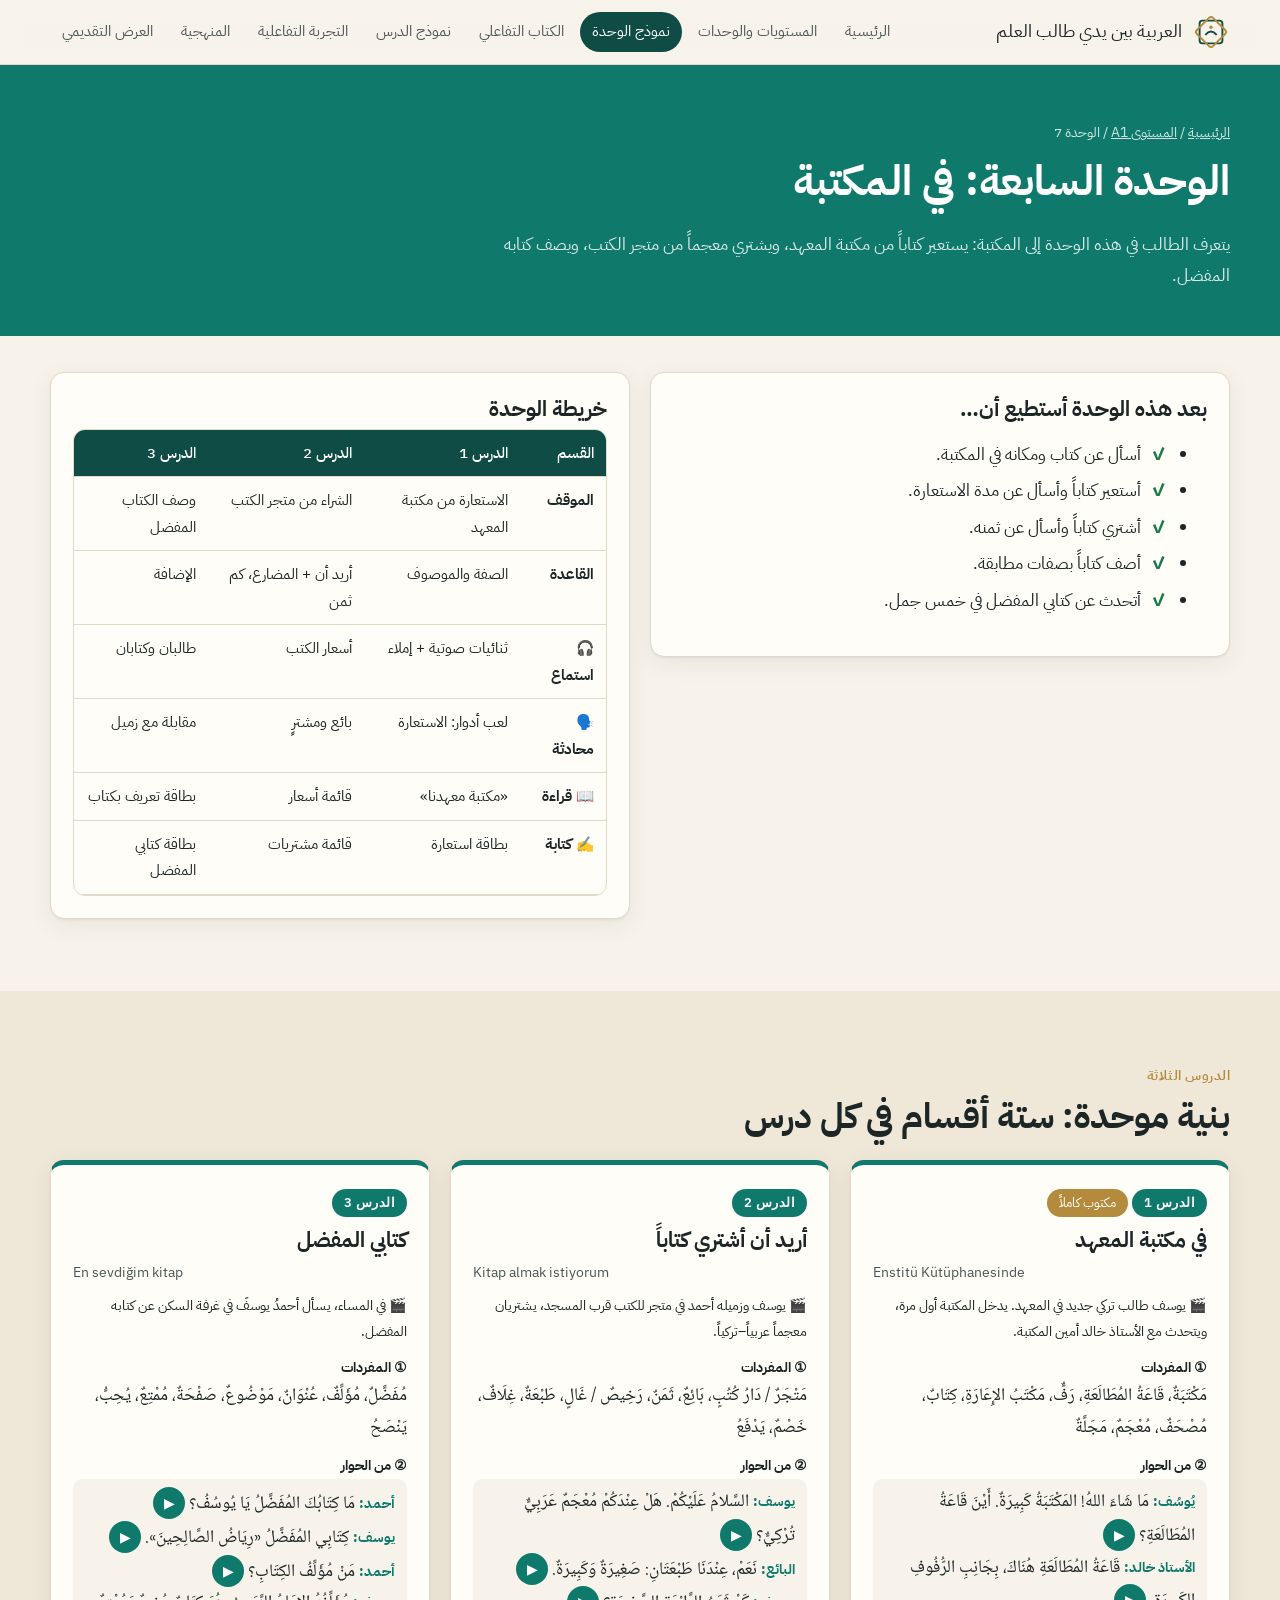
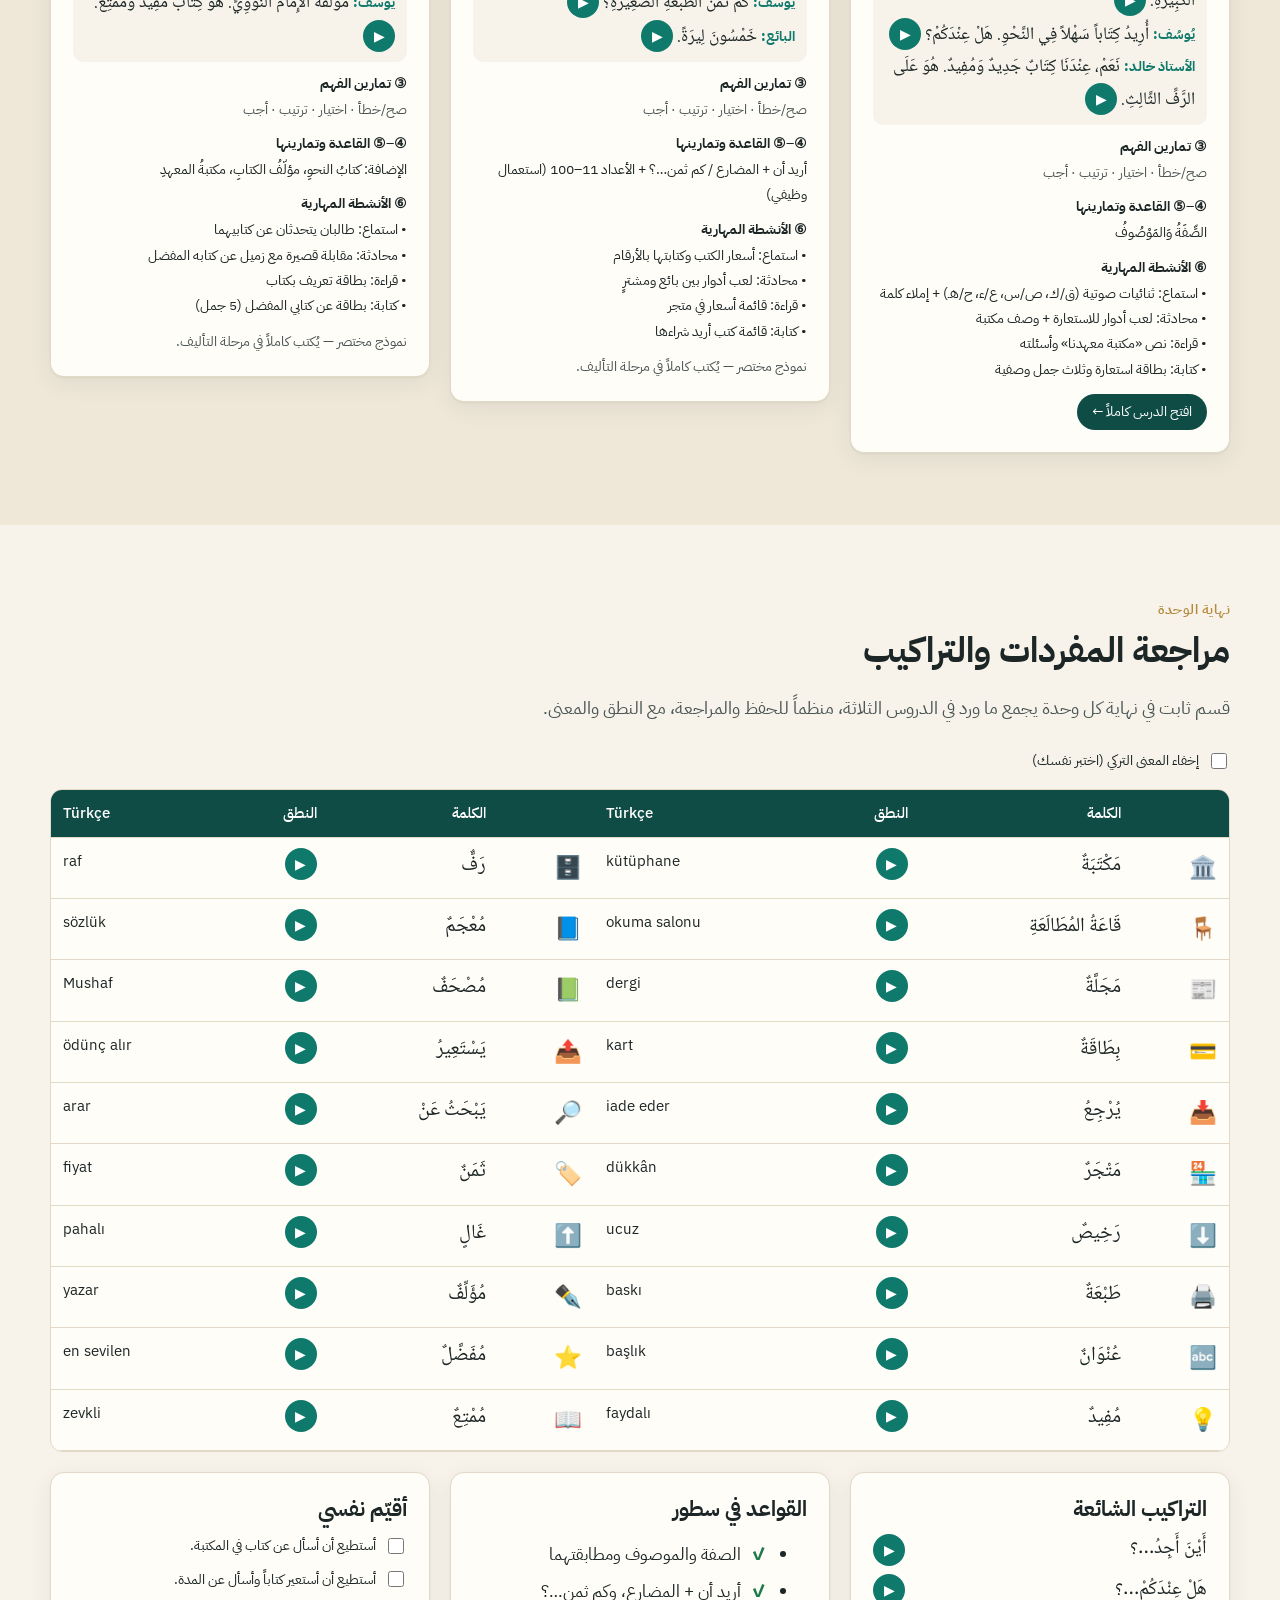
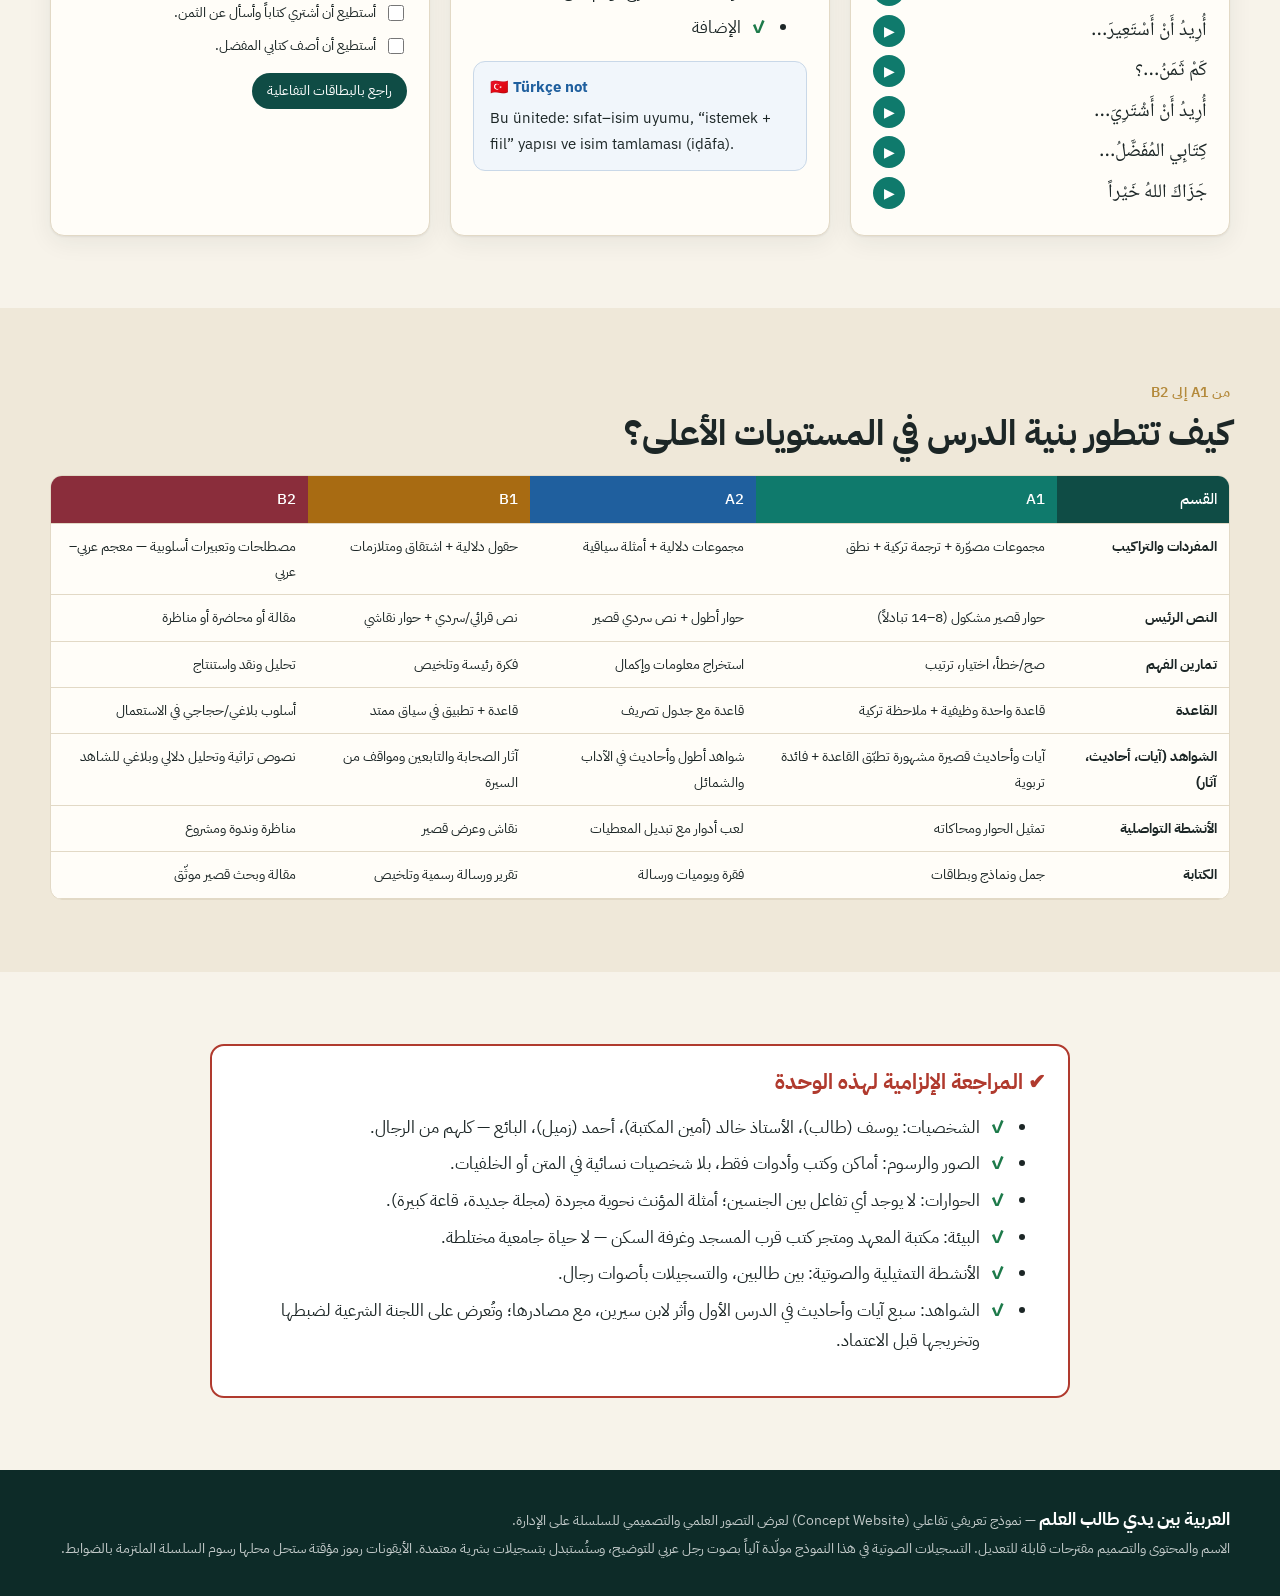
<file: unit.html>
<!doctype html>
<html lang="ar" dir="rtl">
<head>
<meta charset="utf-8">
<meta name="viewport" content="width=device-width, initial-scale=1">
<title>نموذج الوحدة</title>
<link rel="preconnect" href="https://fonts.googleapis.com"><link rel="preconnect" href="https://fonts.gstatic.com" crossorigin>
<link href="https://fonts.googleapis.com/css2?family=IBM+Plex+Sans+Arabic:wght@400;500;700&family=IBM+Plex+Sans:wght@400;600&family=Noto+Naskh+Arabic:wght@400;600&family=Amiri:wght@400;700&display=swap" rel="stylesheet">
<link rel="stylesheet" href="assets/css/style.css">
</head>
<body style="--lvl:var(--a1)">
<header id="topbar"></header>
<section class="page-hero" style="background:var(--a1)">
  <div class="wrap">
    <div class="crumbs"><a href="index.html">الرئيسية</a> / <a href="curriculum.html?l=a1">المستوى A1</a> / الوحدة 7</div>
    <h1>الوحدة السابعة: في المكتبة</h1>
    <p id="intro"></p>
  </div>
</section>

<section class="block" style="padding-top:36px">
  <div class="wrap">
    <div class="grid g2" style="align-items:start">
      <div class="card"><h3>بعد هذه الوحدة أستطيع أن…</h3><ul class="check" id="cando"></ul></div>
      <div class="card">
        <h3>خريطة الوحدة</h3>
        <div class="table-wrap"><table class="t small">
          <thead><tr><th>القسم</th><th>الدرس 1</th><th>الدرس 2</th><th>الدرس 3</th></tr></thead>
          <tbody>
            <tr><td><b>الموقف</b></td><td>الاستعارة من مكتبة المعهد</td><td>الشراء من متجر الكتب</td><td>وصف الكتاب المفضل</td></tr>
            <tr><td><b>القاعدة</b></td><td>الصفة والموصوف</td><td>أريد أن + المضارع، كم ثمن</td><td>الإضافة</td></tr>
            <tr><td><b>🎧 استماع</b></td><td>ثنائيات صوتية + إملاء</td><td>أسعار الكتب</td><td>طالبان وكتابان</td></tr>
            <tr><td><b>🗣️ محادثة</b></td><td>لعب أدوار: الاستعارة</td><td>بائع ومشترٍ</td><td>مقابلة مع زميل</td></tr>
            <tr><td><b>📖 قراءة</b></td><td>«مكتبة معهدنا»</td><td>قائمة أسعار</td><td>بطاقة تعريف بكتاب</td></tr>
            <tr><td><b>✍️ كتابة</b></td><td>بطاقة استعارة</td><td>قائمة مشتريات</td><td>بطاقة كتابي المفضل</td></tr>
          </tbody></table></div>
      </div>
    </div>
  </div>
</section>

<section class="block alt">
  <div class="wrap">
    <div class="kicker">الدروس الثلاثة</div>
    <h2>بنية موحدة: ستة أقسام في كل درس</h2>
    <div class="grid g3" id="lessons" style="margin-top:20px;align-items:start"></div>
  </div>
</section>

<section class="block" id="review">
  <div class="wrap">
    <div class="kicker">نهاية الوحدة</div>
    <h2>مراجعة المفردات والتراكيب</h2>
    <p class="lead">قسم ثابت في نهاية كل وحدة يجمع ما ورد في الدروس الثلاثة، منظماً للحفظ والمراجعة، مع النطق والمعنى.</p>
    <label class="switch no-print"><input type="checkbox" id="hideTr"> إخفاء المعنى التركي (اختبر نفسك)</label>
    <div class="table-wrap" style="margin-top:12px"><table class="t" id="reviewTable"></table></div>
    <div class="grid g3" style="margin-top:20px">
      <div class="card"><h3>التراكيب الشائعة</h3><ul class="clean book" id="revPhrases" style="font-size:1.2rem"></ul></div>
      <div class="card"><h3>القواعد في سطور</h3><ul class="check" id="revGrammar"></ul>
        <div class="trnote small" style="margin-top:10px">Bu ünitede: sıfat–isim uyumu, “istemek + fiil” yapısı ve isim tamlaması (iḍāfa).</div></div>
      <div class="card"><h3>أقيّم نفسي</h3><div id="selfCheck"></div><a class="btn sm" href="interactive.html#flash" style="margin-top:10px">راجع بالبطاقات التفاعلية</a></div>
    </div>
  </div>
</section>

<section class="block alt">
  <div class="wrap">
    <div class="kicker">من A1 إلى B2</div>
    <h2>كيف تتطور بنية الدرس في المستويات الأعلى؟</h2>
    <div class="table-wrap" style="margin-top:16px"><table class="t ev-table" id="evTable"></table></div>
  </div>
</section>

<section class="block">
  <div class="wrap narrow">
    <div class="redline">
      <h3>✔ المراجعة الإلزامية لهذه الوحدة</h3>
      <ul class="check">
        <li>الشخصيات: يوسف (طالب)، الأستاذ خالد (أمين المكتبة)، أحمد (زميل)، البائع — كلهم من الرجال.</li>
        <li>الصور والرسوم: أماكن وكتب وأدوات فقط، بلا شخصيات نسائية في المتن أو الخلفيات.</li>
        <li>الحوارات: لا يوجد أي تفاعل بين الجنسين؛ أمثلة المؤنث نحوية مجردة (مجلة جديدة، قاعة كبيرة).</li>
        <li>البيئة: مكتبة المعهد ومتجر كتب قرب المسجد وغرفة السكن — لا حياة جامعية مختلطة.</li>
        <li>الأنشطة التمثيلية والصوتية: بين طالبين، والتسجيلات بأصوات رجال.</li>
        <li>الشواهد: سبع آيات وأحاديث في الدرس الأول وأثر لابن سيرين، مع مصادرها؛ وتُعرض على اللجنة الشرعية لضبطها وتخريجها قبل الاعتماد.</li>
      </ul>
    </div>
  </div>
</section>

<footer id="footer"></footer>
<script src="data/sample-unit.js"></script>
<script src="audio/manifest.js"></script>
<script src="assets/js/common.js"></script>
<script>
const U = SAMPLE_UNIT;
document.getElementById('intro').textContent = U.intro;
document.getElementById('cando').innerHTML = U.canDo.map(c => '<li>' + c + '</li>').join('');

const L1 = U.lesson1;
function lessonCard(n, L, full) {
  const vocab = full ? L.vocabGroups.flatMap(g => g.items).slice(0, 8).map(i => i.ar) : L.vocab;
  const ex = full ? L.dialogue.lines.slice(4, 8).map(l => ({ s: L.dialogue.speakers[l.s], ar: l.ar })) : L.excerpt;
  const grammar = full ? L.grammar.title : L.grammar;
  const acts = full ? ['استماع: ثنائيات صوتية (ق/ك، ص/س، ع/ء، ح/هـ) + إملاء كلمة', 'محادثة: لعب أدوار للاستعارة + وصف مكتبة', 'قراءة: نص «مكتبة معهدنا» وأسئلته', 'كتابة: بطاقة استعارة وثلاث جمل وصفية'] : L.activities;
  return '<div class="card" style="border-top:5px solid var(--lvl)"><span class="chip lvl">الدرس ' + n + '</span>' + (full ? ' <span class="chip" style="background:var(--gold);color:#fff">مكتوب كاملاً</span>' : '') +
    '<h3 style="margin-top:8px">' + L.title + '</h3><div class="lat small muted">' + L.tr + '</div>' +
    (L.scene || (L.dialogue && L.dialogue.scene) ? '<p class="small" style="margin-top:8px">🎬 ' + (L.scene || L.dialogue.scene) + '</p>' : '') +
    '<h4 class="small" style="margin:10px 0 4px">① المفردات</h4><div class="book" style="font-size:1.1rem">' + vocab.join('، ') + '</div>' +
    '<h4 class="small" style="margin:12px 0 4px">② من الحوار</h4><div style="background:var(--paper);border-radius:10px;padding:8px 12px">' +
    ex.map(l => '<div class="book" style="font-size:1.1rem"><b style="color:var(--lvl);font-family:var(--f-ui);font-size:.85rem">' + l.s + ':</b> ' + l.ar + ' ' + sayBtn(l.ar) + '</div>').join('') + '</div>' +
    '<h4 class="small" style="margin:12px 0 4px">③ تمارين الفهم</h4><div class="small muted">صح/خطأ · اختيار · ترتيب · أجب</div>' +
    '<h4 class="small" style="margin:12px 0 4px">④–⑤ القاعدة وتمارينها</h4><div class="small">' + grammar + '</div>' +
    '<h4 class="small" style="margin:12px 0 4px">⑥ الأنشطة المهارية</h4><ul class="clean small">' + acts.map(a => '<li>• ' + a + '</li>').join('') + '</ul>' +
    (full ? '<a class="btn sm" href="lesson.html" style="margin-top:12px">افتح الدرس كاملاً ←</a>' : '<p class="small muted" style="margin:10px 0 0">نموذج مختصر — يُكتب كاملاً في مرحلة التأليف.</p>') + '</div>';
}
document.getElementById('lessons').innerHTML = lessonCard(1, L1, true) + lessonCard(2, U.lesson2) + lessonCard(3, U.lesson3);

document.getElementById('reviewTable').innerHTML = '<thead><tr><th></th><th>الكلمة</th><th>النطق</th><th class="lat">Türkçe</th><th></th><th>الكلمة</th><th>النطق</th><th class="lat">Türkçe</th></tr></thead><tbody>' +
  Array.from({ length: U.review.words.length / 2 }, (_, i) => { const a = U.review.words[i * 2], b = U.review.words[i * 2 + 1];
    const cell = w => '<td style="font-size:1.4rem">' + w[2] + '</td><td class="book" style="font-size:1.25rem">' + w[0] + '</td><td>' + sayBtn(w[0]) + '</td><td class="lat trcell">' + w[1] + '</td>';
    return '<tr>' + cell(a) + cell(b) + '</tr>'; }).join('') + '</tbody>';
document.getElementById('hideTr').onchange = e => document.querySelectorAll('.trcell').forEach(td => td.style.color = e.target.checked ? 'transparent' : '');
document.getElementById('revPhrases').innerHTML = U.review.phrases.map(p => '<li style="display:flex;justify-content:space-between;align-items:center;padding:3px 0">' + p + sayBtn(p.replace(/…/g, '')) + '</li>').join('');
document.getElementById('revGrammar').innerHTML = U.review.grammar.map(g => '<li>' + g + '</li>').join('');
const saved = store.get('selfcheck-u7', {});
document.getElementById('selfCheck').innerHTML = U.review.selfCheck.map((s, i) => '<label class="switch"><input type="checkbox" data-i="' + i + '"' + (saved[i] ? ' checked' : '') + '> ' + s + '</label>').join('');
document.getElementById('selfCheck').onchange = e => { saved[e.target.dataset.i] = e.target.checked; store.set('selfcheck-u7', saved); };

document.getElementById('evTable').innerHTML = '<thead><tr><th>القسم</th><th style="background:var(--a1)">A1</th><th style="background:var(--a2)">A2</th><th style="background:var(--b1)">B1</th><th style="background:var(--b2)">B2</th></tr></thead><tbody>' +
  LESSON_EVOLUTION.map(r => '<tr><td><b>' + r.sec + '</b></td><td>' + r.a1 + '</td><td>' + r.a2 + '</td><td>' + r.b1 + '</td><td>' + r.b2 + '</td></tr>').join('') + '</tbody>';
</script>
</body>
</html>
</file>
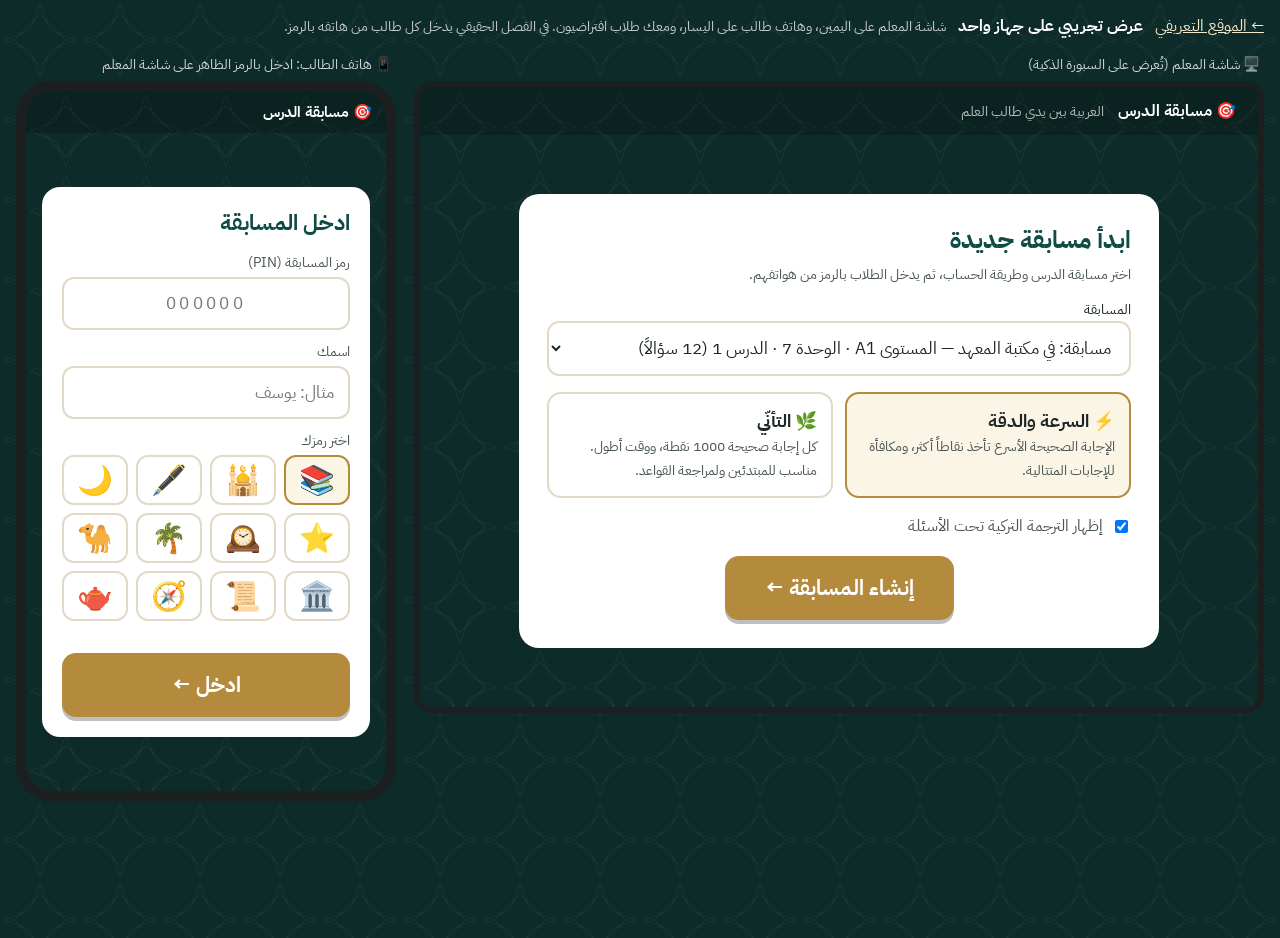
<file: quiz/demo.html>
<!doctype html>
<html lang="ar" dir="rtl">
<head>
<meta charset="utf-8">
<meta name="viewport" content="width=device-width, initial-scale=1">
<title>مسابقة الدرس</title>
<link href="https://fonts.googleapis.com/css2?family=IBM+Plex+Sans+Arabic:wght@400;700&family=IBM+Plex+Sans:wght@400;700;800&family=Noto+Naskh+Arabic:wght@400;600&display=swap" rel="stylesheet">
<link rel="stylesheet" href="quiz.css">
</head>
<body class="pattern">
<div style="padding:14px 16px 0;display:flex;gap:12px;align-items:center;flex-wrap:wrap">
  <a href="../index.html" style="color:#f3e7cc">← الموقع التعريفي</a>
  <b>عرض تجريبي على جهاز واحد</b>
  <span class="small muted">شاشة المعلم على اليمين، وهاتف طالب على اليسار، ومعك طلاب افتراضيون. في الفصل الحقيقي يدخل كل طالب من هاتفه بالرمز.</span>
</div>
<div class="demo">
  <div><div class="demo-label">🖥️ شاشة المعلم (تُعرض على السبورة الذكية)</div><div class="screen" id="host"></div></div>
  <div><div class="demo-label">📱 هاتف الطالب: ادخل بالرمز الظاهر على شاشة المعلم</div><div class="phone" id="phone"></div></div>
</div>
<script src="../audio/manifest.js"></script>
<script src="engine.js"></script>
<script src="quizzes.js"></script>
<script src="client.js"></script>
<script>
  const hub = new QuizUI.LocalHub();
  const hostT = new QuizUI.LocalTransport(hub, 'host');
  const playerT = new QuizUI.LocalTransport(hub, 'player');
  QuizUI.HostApp(document.getElementById('host'), hostT, { demo: true });
  QuizUI.PlayerApp(document.getElementById('phone'), playerT);
  // تعبئة الرمز تلقائياً في هاتف الطالب لتسهيل التجربة
  hub.subs.push(() => { const i = document.querySelector('#phone #pin'); if (i && !i.value && hub.game) i.value = hub.game.pin; });
</script>
</body>
</html>
</file>
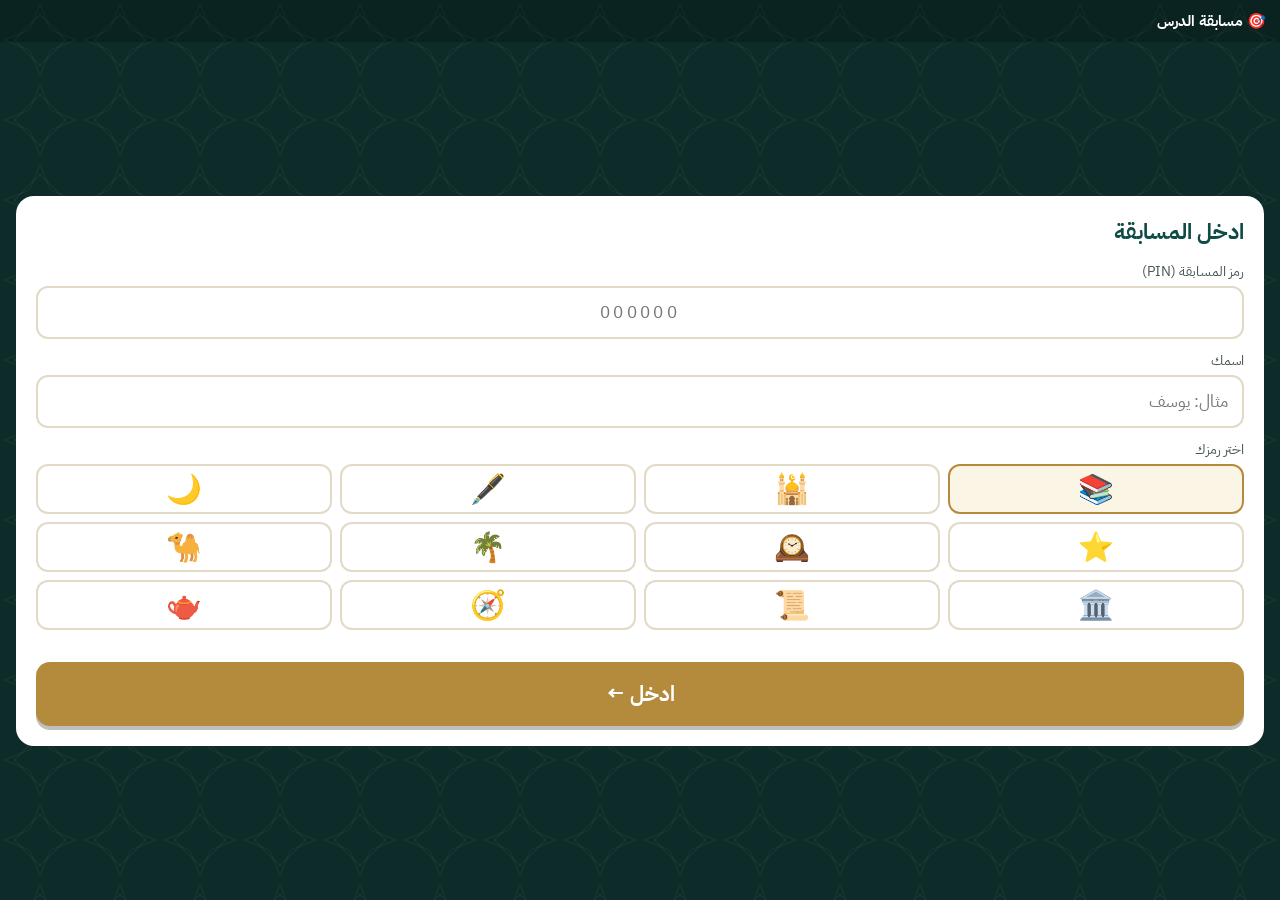
<file: quiz/play.html>
<!doctype html>
<html lang="ar" dir="rtl">
<head>
<meta charset="utf-8">
<meta name="viewport" content="width=device-width, initial-scale=1, maximum-scale=1">
<meta name="theme-color" content="#0d2b28">
<title>مسابقة الدرس — الطالب</title>
<link href="https://fonts.googleapis.com/css2?family=IBM+Plex+Sans+Arabic:wght@400;700&family=IBM+Plex+Sans:wght@400;700;800&family=Noto+Naskh+Arabic:wght@400;600&display=swap" rel="stylesheet">
<link rel="stylesheet" href="quiz.css">
</head>
<body class="pattern">
<div id="app"></div>
<script src="engine.js"></script>
<script src="client.js"></script>
<script>
  const pin = new URLSearchParams(location.search).get('pin') || '';
  QuizUI.PlayerApp(document.getElementById('app'), new QuizUI.ServerTransport(), { pin });
</script>
</body>
</html>
</file>
<file: assets/css/style.css>
/* =========================================================
   الهوية البصرية — «العربية بين يدي طالب العلم»
   ========================================================= */
:root {
  --paper: #f7f3ea;
  --paper-2: #efe8d9;
  --card: #fffdf8;
  --ink: #1c2626;
  --ink-2: #4a5655;
  --ink-3: #7b8584;
  --line: #e2d9c6;
  --brand: #0f4c45;
  --brand-2: #16685e;
  --gold: #b48a3c;
  --gold-soft: #f3e7cc;
  --ok: #1d7a4a;
  --ok-bg: #e5f4ea;
  --bad: #b03a2e;
  --bad-bg: #fbe9e6;
  --a1: #0f7a6c; --a2: #1f5f9e; --b1: #a86b12; --b2: #8a2d3b;
  --lvl: var(--brand);
  --radius: 14px;
  --shadow: 0 1px 2px rgba(28,38,38,.06), 0 6px 24px rgba(28,38,38,.07);
  /* خط عناوين واضح سهل القراءة لغير العرب (بدلاً من الكوفي الزخرفي) */
  --f-display: 'IBM Plex Sans Arabic', 'Segoe UI', Tahoma, sans-serif;
  --f-ui: 'IBM Plex Sans Arabic', 'Segoe UI', Tahoma, sans-serif;
  --f-book: 'Noto Naskh Arabic', 'Amiri', 'Traditional Arabic', serif;
  --f-lat: 'IBM Plex Sans', 'Segoe UI', sans-serif;
}
* { box-sizing: border-box; }
html { scroll-behavior: smooth; scroll-padding-top: 80px; }
body {
  margin: 0; background: var(--paper); color: var(--ink);
  font-family: var(--f-ui); font-size: 17px; line-height: 1.8;
  -webkit-font-smoothing: antialiased;
}
img, svg { max-width: 100%; }
a { color: var(--brand-2); }
h1, h2, h3, h4 { font-family: var(--f-display); font-weight: 700; line-height: 1.35; margin: 0 0 .5em; color: var(--ink); }
h1 { font-size: clamp(2rem, 4.5vw, 3.3rem); }
h2 { font-size: clamp(1.6rem, 3vw, 2.2rem); }
h3 { font-size: 1.3rem; }
p { margin: 0 0 1em; }
.lat, [lang="tr"] { font-family: var(--f-lat); direction: ltr; unicode-bidi: isolate; }
.book { font-family: var(--f-book); }
.muted { color: var(--ink-2); }
.small { font-size: .88rem; }
.wrap { width: min(1180px, 100% - 32px); margin-inline: auto; }
.narrow { width: min(860px, 100% - 32px); margin-inline: auto; }

/* ---------- زخرفة هندسية خفيفة ---------- */
.pattern {
  background-color: var(--brand);
  background-image: url("data:image/svg+xml,%3Csvg xmlns='http://www.w3.org/2000/svg' width='80' height='80' viewBox='0 0 80 80'%3E%3Cg fill='none' stroke='%23ffffff' stroke-opacity='.07' stroke-width='1'%3E%3Cpath d='M40 4 L50 30 L76 40 L50 50 L40 76 L30 50 L4 40 L30 30 Z'/%3E%3Crect x='22' y='22' width='36' height='36' transform='rotate(45 40 40)'/%3E%3Crect x='22' y='22' width='36' height='36'/%3E%3C/g%3E%3C/svg%3E");
}
.star-divider { display: flex; align-items: center; gap: 12px; color: var(--gold); margin: 8px 0 18px; }
.star-divider::before, .star-divider::after { content: ""; height: 1px; flex: 1; background: linear-gradient(90deg, transparent, var(--gold), transparent); opacity: .6; }

/* ---------- الترويسة ---------- */
.topbar {
  position: sticky; top: 0; z-index: 50; background: rgba(247,243,234,.92);
  backdrop-filter: blur(10px); border-bottom: 1px solid var(--line);
}
.topbar .wrap { display: flex; align-items: center; gap: 16px; min-height: 64px; }
.logo { display: flex; align-items: center; gap: 10px; text-decoration: none; color: var(--ink); font-family: var(--f-display); font-size: 1.15rem; white-space: nowrap; }
.logo-mark { width: 38px; height: 38px; flex: none; }
.nav { display: flex; gap: 4px; margin-inline-start: auto; flex-wrap: wrap; }
.nav a { text-decoration: none; color: var(--ink-2); padding: 6px 12px; border-radius: 99px; font-size: .95rem; }
.nav a:hover { background: var(--paper-2); color: var(--ink); }
.nav a.active { background: var(--brand); color: #fff; }
.menu-btn { display: none; margin-inline-start: auto; background: none; border: 1px solid var(--line); border-radius: 10px; padding: 6px 10px; font-size: 1.2rem; cursor: pointer; }
@media (max-width: 1120px) {
  .menu-btn { display: block; }
  .nav { display: none; position: absolute; top: 64px; inset-inline: 0; background: var(--paper); flex-direction: column; padding: 12px 16px; border-bottom: 1px solid var(--line); }
  .nav.open { display: flex; }
}

/* ---------- أزرار وشارات ---------- */
.btn {
  display: inline-flex; align-items: center; gap: 8px; border: 1px solid transparent;
  background: var(--brand); color: #fff; padding: 10px 20px; border-radius: 99px;
  font: inherit; font-size: .95rem; cursor: pointer; text-decoration: none; transition: .15s;
}
.btn:hover { background: var(--brand-2); }
.btn.ghost { background: transparent; color: var(--brand); border-color: currentColor; }
.btn.ghost:hover { background: rgba(15,76,69,.06); }
.btn.gold { background: var(--gold); }
.btn.light { background: #fff; color: var(--brand); }
.btn.sm { padding: 5px 14px; font-size: .85rem; }
.btn:disabled { opacity: .5; cursor: default; }
.chip { display: inline-block; padding: 2px 12px; border-radius: 99px; font-size: .82rem; background: var(--paper-2); color: var(--ink-2); }
.chip.lvl { background: var(--lvl); color: #fff; font-family: var(--f-lat); font-weight: 600; letter-spacing: .5px; }
.tag-demo { display: inline-block; font-size: .75rem; padding: 1px 10px; border-radius: 99px; background: #fff4d6; color: #7a5a12; border: 1px dashed #d8b257; }

/* ---------- بطاقات وأقسام ---------- */
section.block { padding: 72px 0; }
section.block.alt { background: var(--paper-2); }
.kicker { font-size: .9rem; color: var(--gold); font-weight: 600; letter-spacing: .5px; margin-bottom: 4px; }
.lead { font-size: 1.15rem; color: var(--ink-2); max-width: 760px; }
.grid { display: grid; gap: 20px; }
.g2 { grid-template-columns: repeat(auto-fit, minmax(300px, 1fr)); }
.g3 { grid-template-columns: repeat(auto-fit, minmax(250px, 1fr)); }
.g4 { grid-template-columns: repeat(auto-fit, minmax(210px, 1fr)); }
.card { background: var(--card); border: 1px solid var(--line); border-radius: var(--radius); padding: 22px; box-shadow: var(--shadow); }
.card h3 { margin-bottom: .3em; }
.card .ic { font-size: 1.7rem; line-height: 1; margin-bottom: 10px; display: block; }
.stat { text-align: center; }
.stat b { display: block; font-family: var(--f-display); font-size: 2.6rem; color: var(--brand); line-height: 1.2; }
ul.clean { list-style: none; padding: 0; margin: 0; }
ul.check li { position: relative; padding-inline-start: 26px; margin-bottom: 6px; }
ul.check li::before { content: "✓"; position: absolute; inset-inline-start: 0; color: var(--ok); font-weight: 700; }

/* ---------- البطل ---------- */
.hero { color: #fff; padding: 90px 0 80px; position: relative; overflow: hidden; }
.hero h1 { color: #fff; margin-bottom: .2em; }
.hero .lead { color: rgba(255,255,255,.85); }
.hero .proposal { display: inline-block; border: 1px dashed rgba(255,255,255,.5); padding: 2px 14px; border-radius: 99px; font-size: .85rem; margin-bottom: 18px; color: var(--gold-soft); }
.hero-stats { display: flex; gap: 14px; flex-wrap: wrap; margin-top: 34px; }
.hero-stats div { background: rgba(255,255,255,.08); border: 1px solid rgba(255,255,255,.16); border-radius: 14px; padding: 10px 20px; min-width: 120px; }
.hero-stats b { font-family: var(--f-display); font-size: 1.9rem; display: block; line-height: 1.2; color: var(--gold-soft); }
.hero-stats span { font-size: .9rem; opacity: .85; }
.hero-actions { display: flex; gap: 10px; flex-wrap: wrap; margin-top: 26px; }
.page-hero { padding: 56px 0 44px; color: #fff; }
.page-hero h1 { color: #fff; font-size: clamp(1.8rem, 4vw, 2.6rem); }
.page-hero p { color: rgba(255,255,255,.85); margin: 0; max-width: 760px; }
.crumbs { font-size: .85rem; opacity: .8; margin-bottom: 8px; }
.crumbs a { color: #fff; }

/* ---------- مخطط الهيكل ---------- */
.tree { display: grid; grid-template-columns: repeat(4, 1fr); gap: 14px; }
@media (max-width: 900px) { .tree { grid-template-columns: repeat(2, 1fr); } }
@media (max-width: 520px) { .tree { grid-template-columns: 1fr; } }
.tree-level { border-radius: var(--radius); border: 1px solid var(--line); background: var(--card); overflow: hidden; }
.tree-level header { background: var(--lvl); color: #fff; padding: 12px 16px; }
.tree-level header b { font-family: var(--f-lat); font-size: 1.4rem; margin-inline-end: 8px; }
.tree-units { display: grid; grid-template-columns: repeat(5, 1fr); gap: 6px; padding: 14px; }
.tree-unit { aspect-ratio: 1; border-radius: 8px; border: 1px solid color-mix(in srgb, var(--lvl) 35%, transparent); display: grid; grid-template-rows: 1fr auto; padding: 3px; background: color-mix(in srgb, var(--lvl) 6%, white); cursor: pointer; transition: .15s; text-decoration: none; }
.tree-unit:hover { background: color-mix(in srgb, var(--lvl) 16%, white); transform: translateY(-2px); }
.tree-unit span { font-family: var(--f-lat); font-size: .8rem; color: var(--lvl); text-align: center; font-weight: 600; }
.tree-unit i { display: flex; gap: 2px; justify-content: center; }
.tree-unit i::before, .tree-unit i::after, .tree-unit i em { content: ""; width: 6px; height: 6px; border-radius: 50%; background: var(--lvl); opacity: .7; display: block; }
.tree-legend { display: flex; gap: 22px; flex-wrap: wrap; justify-content: center; margin-top: 20px; color: var(--ink-2); font-size: .95rem; }
.flow { display: flex; align-items: center; justify-content: center; gap: 10px; flex-wrap: wrap; margin: 26px 0 0; }
.flow .node { background: var(--card); border: 1px solid var(--line); border-radius: 12px; padding: 10px 18px; text-align: center; box-shadow: var(--shadow); }
.flow .node b { display: block; font-family: var(--f-display); font-size: 1.5rem; color: var(--brand); }
.flow .arrow { color: var(--gold); font-size: 1.4rem; }

/* ---------- المستويات ---------- */
.lvl-tabs { display: flex; gap: 8px; flex-wrap: wrap; margin-bottom: 26px; }
.lvl-tab { border: 2px solid var(--lvl); background: transparent; color: var(--lvl); border-radius: 12px; padding: 8px 18px; cursor: pointer; font: inherit; display: flex; gap: 8px; align-items: baseline; }
.lvl-tab b { font-family: var(--f-lat); }
.lvl-tab.active { background: var(--lvl); color: #fff; }
.lvl-panel { border-top: 5px solid var(--lvl); }
.lvl-head { display: grid; grid-template-columns: 1.3fr 1fr; gap: 26px; margin-bottom: 26px; }
@media (max-width: 800px) { .lvl-head { grid-template-columns: 1fr; } }
.lvl-facts { display: grid; grid-template-columns: 1fr 1fr; gap: 10px; }
.lvl-facts div { background: color-mix(in srgb, var(--lvl) 7%, white); border-radius: 10px; padding: 8px 12px; }
.lvl-facts small { display: block; color: var(--ink-3); font-size: .78rem; }
.lvl-facts b { color: var(--lvl); font-weight: 600; }
.skillbar { display: flex; height: 30px; border-radius: 8px; overflow: hidden; margin: 6px 0; font-size: .78rem; color: #fff; }
.skillbar span { display: flex; align-items: center; justify-content: center; white-space: nowrap; overflow: hidden; }
.sk-l { background: #3a7ca5; } .sk-s { background: #0f4c45; } .sk-r { background: #b48a3c; } .sk-w { background: #8a5a7a; }
.unit-grid { display: grid; grid-template-columns: repeat(auto-fill, minmax(260px, 1fr)); gap: 14px; }
.unit-card { text-align: start; background: var(--card); border: 1px solid var(--line); border-radius: 12px; padding: 16px; cursor: pointer; font: inherit; color: inherit; transition: .15s; position: relative; border-inline-start: 4px solid var(--lvl); }
.unit-card:hover { box-shadow: var(--shadow); transform: translateY(-2px); }
.unit-card .num { font-family: var(--f-lat); font-size: .8rem; color: var(--lvl); font-weight: 700; }
.unit-card h4 { font-size: 1.12rem; margin: 2px 0 6px; }
.unit-card ol { margin: 0; padding-inline-start: 20px; font-size: .9rem; color: var(--ink-2); }
.unit-card .star { position: absolute; top: 10px; inset-inline-end: 12px; font-size: .72rem; background: var(--gold); color: #fff; border-radius: 99px; padding: 0 8px; }

/* ---------- نافذة تفاصيل الوحدة ---------- */
.modal { position: fixed; inset: 0; background: rgba(20,28,28,.55); z-index: 100; display: none; align-items: center; justify-content: center; padding: 16px; }
.modal.open { display: flex; }
.modal-box { background: var(--card); border-radius: 18px; max-width: 760px; width: 100%; max-height: 90vh; overflow: auto; border-top: 6px solid var(--lvl); }
.modal-box header { padding: 20px 24px 10px; display: flex; gap: 12px; align-items: flex-start; }
.modal-box header h3 { margin: 0; font-size: 1.6rem; }
.modal-close { margin-inline-start: auto; border: none; background: var(--paper-2); width: 36px; height: 36px; border-radius: 50%; cursor: pointer; font-size: 1.1rem; flex: none; }
.modal-body { padding: 4px 24px 24px; }
.dl { display: grid; grid-template-columns: 160px 1fr; gap: 0; border: 1px solid var(--line); border-radius: 12px; overflow: hidden; }
.dl dt, .dl dd { margin: 0; padding: 10px 14px; border-bottom: 1px solid var(--line); }
.dl dt { background: color-mix(in srgb, var(--lvl) 7%, white); color: var(--lvl); font-weight: 600; font-size: .92rem; }
.dl dt:last-of-type, .dl dd:last-of-type { border-bottom: 0; }
@media (max-width: 560px) { .dl { grid-template-columns: 1fr; } .dl dt { border-bottom: 0; padding-bottom: 2px; } }
.lesson-list { display: grid; gap: 8px; margin: 0; padding: 0; list-style: none; }
.lesson-list li { display: flex; gap: 10px; align-items: flex-start; }
.lesson-list .ln { flex: none; width: 26px; height: 26px; border-radius: 50%; background: var(--lvl); color: #fff; display: grid; place-items: center; font-size: .8rem; font-family: var(--f-lat); margin-top: 3px; }
.lesson-list small { display: block; color: var(--ink-3); }

/* ---------- جداول ---------- */
.table-wrap { overflow-x: auto; border: 1px solid var(--line); border-radius: 12px; background: var(--card); }
table.t { border-collapse: collapse; width: 100%; font-size: .92rem; }
table.t th, table.t td { padding: 10px 12px; border-bottom: 1px solid var(--line); text-align: start; vertical-align: top; }
table.t thead th { background: var(--brand); color: #fff; font-weight: 500; position: sticky; top: 0; }
table.t tr.lvl-row td { background: var(--lvl); color: #fff; font-family: var(--f-display); font-size: 1.1rem; }
table.t td.num { font-family: var(--f-lat); font-weight: 700; color: var(--lvl); }
table.t ol { margin: 0; padding-inline-start: 18px; }

/* ---------- صفحة الكتاب ---------- */
.book-page {
  background: #fffefb; border: 1px solid var(--line); border-radius: 6px 18px 18px 6px; box-shadow: 0 10px 40px rgba(28,38,38,.12);
  padding: clamp(18px, 4vw, 48px); position: relative; border-inline-start: 10px solid var(--lvl);
}
.book-header { display: flex; justify-content: space-between; align-items: center; gap: 12px; flex-wrap: wrap; border-bottom: 2px solid var(--lvl); padding-bottom: 12px; margin-bottom: 22px; }
.book-header .unit-tag { color: var(--lvl); font-weight: 600; }
.book-title { font-family: var(--f-display); font-size: clamp(1.8rem, 4vw, 2.6rem); color: var(--lvl); margin: 0; }
.book-sec { margin: 38px 0 0; }
.sec-title { display: flex; align-items: center; gap: 12px; margin-bottom: 16px; }
.sec-title .badge { flex: none; width: 40px; height: 40px; border-radius: 10px; background: var(--lvl); color: #fff; display: grid; place-items: center; font-size: 1.2rem; transform: rotate(45deg); }
.sec-title .badge span { transform: rotate(-45deg); font-family: var(--f-lat); font-weight: 700; font-size: 1rem; }
.sec-title h2 { margin: 0; font-size: 1.5rem; color: var(--ink); }
.sec-title .skills { margin-inline-start: auto; display: flex; gap: 4px; }
.sk { font-size: .72rem; padding: 1px 8px; border-radius: 99px; color: #fff; }
.objectives { background: color-mix(in srgb, var(--lvl) 6%, white); border-radius: 12px; padding: 14px 20px; }
.objectives ol { margin: 0; padding-inline-start: 22px; }
.ex { background: var(--card); border: 1px solid var(--line); border-radius: 12px; padding: 18px 20px; margin-bottom: 16px; position: relative; }
.ex-head { display: flex; align-items: center; gap: 10px; margin-bottom: 12px; flex-wrap: wrap; }
.ex-head h3 { margin: 0; font-size: 1.1rem; font-family: var(--f-ui); font-weight: 700; }
.ex-head .n { width: 26px; height: 26px; border-radius: 50%; background: var(--gold); color: #fff; display: grid; place-items: center; font-family: var(--f-lat); font-size: .8rem; flex: none; }
.ex-tools { margin-inline-start: auto; display: flex; gap: 6px; flex-wrap: wrap; }
.trnote { border: 1px solid #c9d8e8; background: #f1f6fb; border-radius: 12px; padding: 12px 16px; font-family: var(--f-lat); direction: ltr; text-align: left; font-size: .93rem; }
.trnote::before { content: "🇹🇷  Türkçe not"; display: block; font-weight: 700; color: #1f5f9e; margin-bottom: 4px; }
.trnote [lang="ar"] { font-family: var(--f-book); direction: rtl; unicode-bidi: isolate; font-size: 1.1em; }

/* المفردات */
.vgroup { margin-bottom: 20px; }
.vgroup h4 { font-family: var(--f-ui); font-size: .95rem; color: var(--lvl); margin-bottom: 8px; font-weight: 700; }
.vgrid { display: grid; grid-template-columns: repeat(auto-fill, minmax(150px, 1fr)); gap: 10px; }
.vword { background: var(--card); border: 1px solid var(--line); border-radius: 12px; padding: 12px 8px 8px; text-align: center; cursor: pointer; transition: .15s; font: inherit; color: inherit; }
.vword:hover, .vword.on { border-color: var(--lvl); box-shadow: 0 0 0 3px color-mix(in srgb, var(--lvl) 15%, transparent); }
.vword .ico { font-size: 2rem; display: block; line-height: 1.3; }
.vword .ar { font-family: var(--f-book); font-size: 1.35rem; display: block; line-height: 1.6; }
.vword .pl { font-size: .8rem; color: var(--ink-3); display: block; font-family: var(--f-book); }
/* بطاقات المفردات متساوية: صورة واقعية مربعة، وسطر الجمع محجوز حتى لو كان فارغاً */
.vword { display: flex; flex-direction: column; align-items: center; justify-content: flex-start; }
.vword img.ico { width: 72px; height: 72px; object-fit: cover; border-radius: 8px; margin: 0 auto 4px; }
.vword .ico.emo { height: 72px; display: grid; place-items: center; }
.vword .pl { min-height: 1.3em; }
.vgrid { grid-auto-rows: 1fr; }
.vword .tr { font-family: var(--f-lat); font-size: .82rem; color: #1f5f9e; display: block; direction: ltr; opacity: 0; max-height: 0; transition: .2s; }
.vword.on .tr, .show-tr .vword .tr { opacity: 1; max-height: 30px; }
.phrases { display: grid; grid-template-columns: repeat(auto-fit, minmax(260px, 1fr)); gap: 8px; }
/* الزر في عمود، والعبارة كاملة في سطر واحد بجانبه، والترجمة تحتها */
.phrase { display: grid; grid-template-columns: auto 1fr; column-gap: 10px; align-items: center; background: var(--gold-soft); border-radius: 10px; padding: 8px 12px; }
.phrase .ar { font-family: var(--f-book); font-size: 1.2rem; line-height: 1.7; }
.phrase .trx { grid-column: 2; }

/* ---------- الترجمة التركية القابلة للإظهار والإخفاء ---------- */
.trx { display: none; font-family: var(--f-lat); direction: ltr; unicode-bidi: isolate; text-align: left; color: #1f5f9e; font-size: .86rem; line-height: 1.5; font-weight: 400; margin-top: 2px; }
.show-tr .trx { display: block; }
.show-tr .trx.i { display: inline; margin-inline-start: 6px; }
.show-tr .ex:not(.show-tr) .trx { display: none; }
.opt .trx { text-align: center; font-size: .75rem; }
h2 .trx { font-size: .85rem; }
.btn.on { background: var(--lvl); color: #fff; border-color: var(--lvl); }

/* ---------- إظهار الإجابات (قابل للتراجع بالضغطة الثانية) ---------- */
.answers-on .opt[data-correct] { outline: 2px dashed var(--ok); outline-offset: 2px; background: var(--ok-bg); }
.fixed { visibility: hidden; }
.fixwhy { display: none; }
.fix-on .fixed, .answers-on .fixed { visibility: visible; }
.fix-on .fixwhy, .answers-on .fixwhy { display: block; }
.say { border: none; background: var(--lvl); color: #fff; width: 32px; height: 32px; border-radius: 50%; cursor: pointer; flex: none; display: inline-grid; place-items: center; font-size: .85rem; }
.say:hover { filter: brightness(1.15); }
.say.playing { animation: pulse 1s infinite; }
@keyframes pulse { 50% { box-shadow: 0 0 0 6px color-mix(in srgb, var(--lvl) 25%, transparent); } }

/* الحوار */
.scene { background: var(--paper-2); border-radius: 12px; padding: 10px 16px; margin-bottom: 14px; font-size: .95rem; display: flex; gap: 10px; align-items: center; }
.dialogue { display: grid; gap: 10px; }
.line { display: flex; gap: 10px; align-items: flex-start; max-width: 88%; }
.line.k { margin-inline-start: auto; flex-direction: row-reverse; }
.avatar { flex: none; width: 42px; height: 42px; border-radius: 50%; display: grid; place-items: center; color: #fff; font-family: var(--f-display); font-size: 1.1rem; }
.line.y .avatar { background: var(--lvl); } .line.k .avatar { background: var(--gold); }
.bubble { background: var(--card); border: 1px solid var(--line); border-radius: 16px; padding: 8px 14px; font-family: var(--f-book); font-size: 1.28rem; line-height: 1.9; transition: .2s; }
.bubble small { display: block; font-family: var(--f-ui); font-size: .75rem; color: var(--ink-3); }
.line.k .bubble { background: #fbf6ea; }
.line.reading .bubble { border-color: var(--lvl); box-shadow: 0 0 0 3px color-mix(in srgb, var(--lvl) 20%, transparent); }
.cloze { display: inline-block; min-width: 64px; border-bottom: 2px dashed var(--lvl); color: transparent; cursor: pointer; border-radius: 4px; background: color-mix(in srgb, var(--lvl) 8%, transparent); }
.cloze.shown { color: var(--lvl); background: none; }

/* التمارين */
.opts { display: flex; flex-wrap: wrap; gap: 8px; }
.opt { border: 1px solid var(--line); background: var(--card); border-radius: 10px; padding: 6px 16px; cursor: pointer; font-family: var(--f-book); font-size: 1.15rem; transition: .12s; color: inherit; }
.opt:hover { border-color: var(--lvl); }
.opt.right { background: var(--ok-bg); border-color: var(--ok); color: var(--ok); }
.opt.wrong { background: var(--bad-bg); border-color: var(--bad); color: var(--bad); }
.q { font-family: var(--f-book); font-size: 1.22rem; margin-bottom: 6px; }
.qrow { padding: 10px 0; border-bottom: 1px dashed var(--line); }
.qrow:last-child { border-bottom: 0; }
.fb { font-size: .9rem; margin-top: 6px; min-height: 1em; }
.fb.ok { color: var(--ok); } .fb.no { color: var(--bad); }
.inp { font-family: var(--f-book); font-size: 1.15rem; border: none; border-bottom: 2px solid var(--lvl); background: color-mix(in srgb, var(--lvl) 5%, white); padding: 2px 10px; min-width: 120px; border-radius: 6px 6px 0 0; color: var(--ink); }
.inp:focus { outline: 2px solid color-mix(in srgb, var(--lvl) 40%, transparent); }
.inp.right { border-color: var(--ok); background: var(--ok-bg); } .inp.wrong { border-color: var(--bad); background: var(--bad-bg); }
textarea.inp { width: 100%; min-height: 90px; border: 1px solid var(--line); border-bottom: 2px solid var(--lvl); }
.model { display: none; color: var(--ok); font-family: var(--f-book); font-size: 1.1rem; margin-top: 4px; }
.model::before { content: "✔ الإجابة النموذجية: "; font-family: var(--f-ui); font-size: .85rem; }
.answers-on .model { display: block; }
.order-list { display: grid; gap: 8px; list-style: none; padding: 0; margin: 0; counter-reset: o; }
.order-list li { display: flex; align-items: center; gap: 10px; background: var(--card); border: 1px solid var(--line); border-radius: 10px; padding: 8px 12px; cursor: grab; font-family: var(--f-book); font-size: 1.15rem; counter-increment: o; user-select: none; }
.order-list li::before { content: counter(o); width: 24px; height: 24px; border-radius: 50%; background: var(--paper-2); display: grid; place-items: center; font-family: var(--f-lat); font-size: .8rem; flex: none; }
.order-list li.dragging { opacity: .45; }
.order-list li .mv { margin-inline-start: auto; display: flex; gap: 4px; }
.order-list li .mv button { border: 1px solid var(--line); background: #fff; border-radius: 6px; cursor: pointer; width: 28px; height: 28px; }
.order-list.ok li { border-color: var(--ok); background: var(--ok-bg); }
.tf { display: flex; gap: 6px; }
.grammar-box { background: linear-gradient(180deg, color-mix(in srgb, var(--lvl) 8%, white), #fff); border: 1px solid color-mix(in srgb, var(--lvl) 30%, white); border-radius: 14px; padding: 18px 22px; }
.from-text { display: flex; gap: 8px; flex-wrap: wrap; margin: 8px 0 14px; }
.from-text span { font-family: var(--f-book); font-size: 1.2rem; background: #fff; border: 1px solid var(--line); border-radius: 8px; padding: 2px 12px; }
.from-text span b { color: var(--lvl); }
.rules li { margin-bottom: 6px; }
.gtable { font-family: var(--f-book); font-size: 1.15rem; }
.gtable td:first-child, .gtable th { font-family: var(--f-ui); font-size: .9rem; }
.fix-row { display: grid; grid-template-columns: 1fr auto 1fr; gap: 10px; align-items: center; }
@media (max-width: 640px) { .fix-row { grid-template-columns: 1fr; } }
.strike { text-decoration: line-through; text-decoration-color: var(--bad); color: var(--ink-2); font-family: var(--f-book); font-size: 1.15rem; }
.roleplay { display: grid; grid-template-columns: 1fr 1fr; gap: 12px; }
@media (max-width: 640px) { .roleplay { grid-template-columns: 1fr; } }
.rcard { border: 2px dashed var(--lvl); border-radius: 12px; padding: 14px; background: #fff; }
.rcard b { color: var(--lvl); }
.reading-text { font-family: var(--f-book); font-size: 1.35rem; line-height: 2.2; background: #fff; border-radius: 12px; padding: 16px 22px; border: 1px solid var(--line); text-align: justify; }
.form-card { display: grid; grid-template-columns: repeat(auto-fit, minmax(200px, 1fr)); gap: 12px; background: #fff; border: 2px solid var(--line); border-radius: 12px; padding: 16px; }
.form-card label { font-size: .85rem; color: var(--ink-2); display: grid; gap: 4px; min-width: 0; }
.form-card .inp { width: 100%; min-width: 0; }
.inp { max-width: 100%; }
.rec { display: flex; gap: 8px; align-items: center; flex-wrap: wrap; margin-top: 10px; }
.rec audio { height: 34px; }
.rec .dot { width: 10px; height: 10px; border-radius: 50%; background: var(--bad); animation: pulse 1s infinite; display: none; }
.rec.on .dot { display: inline-block; }

/* لوحة الدرس الجانبية */
.lesson-layout { display: grid; grid-template-columns: 240px 1fr; gap: 26px; align-items: start; }
.lesson-layout > *, .grid > *, .cols > *, .lvl-head > * { min-width: 0; }
.line .bubble { min-width: 0; overflow-wrap: anywhere; }
@media (max-width: 980px) { .lesson-layout { grid-template-columns: 1fr; } .toc { position: static !important; } }
.toc { position: sticky; top: 84px; background: var(--card); border: 1px solid var(--line); border-radius: 14px; padding: 14px; font-size: .9rem; }
.toc a { display: flex; gap: 8px; text-decoration: none; color: var(--ink-2); padding: 4px 6px; border-radius: 6px; }
.toc a:hover { background: var(--paper-2); }
.toc a .d { width: 10px; height: 10px; border-radius: 50%; border: 2px solid var(--lvl); margin-top: 8px; flex: none; }
.toc a.done .d { background: var(--lvl); }
.progress { height: 8px; background: var(--paper-2); border-radius: 99px; overflow: hidden; margin: 6px 0 12px; }
.progress i { display: block; height: 100%; background: var(--lvl); width: 0; transition: .4s; }
.toolbar { display: flex; flex-wrap: wrap; gap: 6px; margin-top: 12px; }
.switch { display: flex; align-items: center; gap: 8px; cursor: pointer; font-size: .88rem; padding: 4px 0; }
.switch input { accent-color: var(--lvl); width: 16px; height: 16px; }

/* بطاقات قلابة */
.flip-grid { display: grid; grid-template-columns: repeat(auto-fill, minmax(170px, 1fr)); gap: 14px; }
.flip { perspective: 900px; height: 190px; width: 100%; display: block; cursor: pointer; border: 0; background: none; padding: 0; font: inherit; }
.flip-in { position: relative; width: 100%; height: 100%; transition: transform .6s; transform-style: preserve-3d; }
.flip.on .flip-in { transform: rotateY(180deg); }
.flip-face { position: absolute; inset: 0; backface-visibility: hidden; border-radius: 14px; display: grid; place-content: center; text-align: center; padding: 12px; border: 1px solid var(--line); }
.flip-front { background: var(--card); }
.flip-front .ico { font-size: 2.6rem; }
.flip-front .ar { font-family: var(--f-book); font-size: 1.5rem; }
.flip-back { background: var(--lvl); color: #fff; transform: rotateY(180deg); }
.flip-back .tr { font-family: var(--f-lat); font-size: 1.2rem; direction: ltr; }
.flip-back .ar { font-family: var(--f-book); font-size: 1.1rem; opacity: .85; }

/* المطابقة */
.match { display: grid; grid-template-columns: 1fr 1fr; gap: 14px; }
.match-col { display: grid; gap: 8px; }
.mitem { border: 2px solid var(--line); background: var(--card); border-radius: 12px; padding: 10px; cursor: pointer; text-align: center; font: inherit; color: inherit; transition: .12s; }
.mitem.pic { font-size: 2rem; line-height: 1.2; }
.mitem.word { font-family: var(--f-book); font-size: 1.3rem; }
.mitem.sel { border-color: var(--gold); background: var(--gold-soft); }
.mitem.done { border-color: var(--ok); background: var(--ok-bg); cursor: default; opacity: .75; }
.mitem.shake { animation: shake .35s; border-color: var(--bad); }
@keyframes shake { 25% { transform: translateX(-5px);} 75% { transform: translateX(5px);} }

/* وضع المعلم */
.teacher { position: fixed; inset: 0; z-index: 200; background: #0d1f1d; color: #fff; display: none; flex-direction: column; }
.teacher.open { display: flex; }
.teacher-bar { display: flex; gap: 10px; align-items: center; padding: 12px 22px; background: rgba(255,255,255,.05); flex-wrap: wrap; }
.teacher-bar .btn { background: rgba(255,255,255,.12); }
.teacher-bar .btn.on { background: var(--gold); }
.teacher-stage { flex: 1; display: grid; place-items: center; padding: 20px; overflow: auto; }
.teacher-q { font-family: var(--f-book); font-size: clamp(1.8rem, 5vw, 3.4rem); text-align: center; line-height: 1.8; }
.teacher-opts { display: flex; gap: 16px; justify-content: center; flex-wrap: wrap; margin-top: 30px; }
.teacher-opts div { font-family: var(--f-book); font-size: clamp(1.4rem, 3.5vw, 2.4rem); border: 2px solid rgba(255,255,255,.3); border-radius: 18px; padding: 10px 34px; transition: .3s; }
.teacher-opts div.right { background: var(--ok); border-color: var(--ok); }
.teacher-opts div.dim { opacity: .3; }
.teacher-timer { font-family: var(--f-lat); font-size: 1.4rem; color: var(--gold-soft); min-width: 60px; }
.tally { display: flex; gap: 6px; }
.tally button { width: 44px; height: 44px; border-radius: 12px; border: 1px solid rgba(255,255,255,.25); background: transparent; color: #fff; cursor: pointer; font-family: var(--f-lat); }

/* لوحة التقدم */
.dash { display: grid; grid-template-columns: repeat(auto-fit, minmax(220px, 1fr)); gap: 14px; }
.ring { --p: 0; width: 110px; height: 110px; border-radius: 50%; background: conic-gradient(var(--lvl) calc(var(--p) * 1%), var(--paper-2) 0); display: grid; place-items: center; margin: 0 auto 8px; }
.ring b { background: var(--card); width: 84px; height: 84px; border-radius: 50%; display: grid; place-items: center; font-family: var(--f-lat); font-size: 1.4rem; color: var(--lvl); }
.student-table td .bar { height: 8px; background: var(--paper-2); border-radius: 9px; overflow: hidden; min-width: 90px; }
.student-table td .bar i { display: block; height: 100%; background: var(--lvl); }

/* المنهجية والخط الزمني */
.timeline { position: relative; display: grid; gap: 18px; padding-inline-start: 34px; }
.timeline::before { content: ""; position: absolute; inset-inline-start: 11px; top: 6px; bottom: 6px; width: 2px; background: linear-gradient(var(--brand), var(--gold)); }
.tl-item { position: relative; }
.tl-item::before { content: ""; position: absolute; inset-inline-start: -30px; top: 6px; width: 16px; height: 16px; border-radius: 50%; background: var(--card); border: 3px solid var(--gold); }
.tl-item .when { font-size: .82rem; color: var(--gold); font-weight: 600; }
.redline { border: 2px solid var(--bad); background: #fff; border-radius: var(--radius); padding: 22px; }
.redline h3 { color: var(--bad); }
.cmp { display: grid; grid-template-columns: 1fr 1fr; gap: 0; border-radius: var(--radius); overflow: hidden; border: 1px solid var(--line); }
.cmp > div { padding: 18px 22px; }
.cmp .old { background: #f3efe6; }
.cmp .new { background: var(--card); border-inline-start: 4px solid var(--brand); }
@media (max-width: 640px) { .cmp { grid-template-columns: 1fr; } }
.ev-table td { font-size: .88rem; }

.footer { background: #0d2b28; color: rgba(255,255,255,.75); padding: 34px 0; font-size: .9rem; margin-top: 0; }
.footer a { color: var(--gold-soft); }
.toast { position: fixed; bottom: 20px; inset-inline-start: 50%; transform: translateX(50%); background: var(--ink); color: #fff; padding: 10px 20px; border-radius: 99px; z-index: 300; opacity: 0; transition: .3s; pointer-events: none; font-size: .92rem; }
.toast.on { opacity: 1; }

/* ---------- شواهد القاعدة من الوحي والآثار ---------- */
.shawahid { margin-top: 18px; border-top: 2px dashed color-mix(in srgb, var(--gold) 50%, transparent); padding-top: 14px; }
.sh-title { font-size: 1.15rem; color: var(--brand); margin-bottom: 4px; }
.sh-grid { display: grid; grid-template-columns: repeat(auto-fill, minmax(260px, 1fr)); gap: 12px; }
.sh-card, .athar { background: #fffdf6; border: 1px solid color-mix(in srgb, var(--gold) 45%, white); border-radius: 14px; padding: 14px 16px; position: relative; min-width: 0; }
.sh-card.ayah { background: linear-gradient(180deg, #fbf5e6, #fffdf6); }
.sh-kind { font-size: .78rem; color: var(--gold); font-weight: 700; }
.sh-text { font-family: 'Amiri', var(--f-book); font-size: 1.55rem; line-height: 2; color: var(--ink); }
.sh-src { font-size: .78rem; color: var(--ink-3); margin-top: 2px; }
.sh-g { font-size: .88rem; margin-top: 8px; color: var(--ink-2); }
.sh-f { font-size: .88rem; margin-top: 4px; color: var(--ok); }
.sh-m { color: #1f5f9e; border-bottom: 2px solid #1f5f9e; }
.sh-s { color: var(--b2); border-bottom: 2px solid var(--b2); font-weight: 700; }
.athar { margin-top: 18px; border-width: 2px; text-align: center; }
.athar .sh-text { font-size: 1.45rem; }

/* =========================================================
   الدرس المضغوط (الموجّه العام للتصميم): كتل متجاورة لا قسم في صفحة
   ========================================================= */
.wrap.lesson-layout { width: min(1480px, 100% - 32px); }
/* أيقونات Lucide داخل النص والأزرار */
svg.lc, i.lc { width: 1.05em; height: 1.05em; vertical-align: -.17em; stroke-width: 2; flex: none; }
.btn svg.lc { margin-inline-end: 2px; }
@media (min-width: 981px) { .wrap.lesson-layout { grid-template-columns: 220px 1fr; gap: 20px; } }
.book-sec { margin-top: 26px; }
.sec-title { margin-bottom: 10px; }
/* صح/خطأ والاختيار: السؤال وخياراته في سطر واحد حين يتسع المكان */
#comp .qrow, #gex .qrow { display: flex; flex-wrap: wrap; align-items: center; column-gap: 10px; }
#comp .qrow > .q, #gex .qrow > .q { margin-bottom: 0; flex: 1 1 200px; }
#comp .qrow > .fb, #comp .qrow > .model, #gex .qrow > .fb, #gex .qrow > .model { flex-basis: 100%; }
#comp .qrow > .fb:empty, #gex .qrow > .fb:empty { display: none; }
.objectives ol { columns: 2 260px; column-gap: 28px; }
.ex { padding: 12px 14px; margin-bottom: 12px; }
.ex-head { margin-bottom: 6px; }
.qrow { padding: 6px 0; }
#vocab { display: grid; grid-template-columns: repeat(auto-fit, minmax(120px, 1fr)); gap: 10px; }
@media (min-width: 1000px) { #vocab { grid-template-columns: repeat(5, minmax(0, 1fr)); } }
#vocab .vgroup { margin: 0; }
#vocab .vgrid { grid-template-columns: 1fr; gap: 8px; }
.vword { padding: 8px 6px 6px; }
.vword .ico { font-size: 1.6rem; }
.phrases { grid-template-columns: repeat(auto-fit, minmax(230px, 1fr)); margin-top: 4px; }
.sec-row { display: grid; grid-template-columns: 1fr 1.15fr; gap: 22px; align-items: start; }
@media screen and (min-width: 1100px) { .phrases { grid-template-columns: repeat(3, 1fr); } }
.sec-row > * { min-width: 0; }
.sec-row .line { max-width: 100%; }
.sec-row .bubble { font-size: 1.15rem; line-height: 1.75; padding: 5px 12px; }
.sec-row .avatar { width: 34px; height: 34px; font-size: .95rem; }
.sec-row .dialogue { gap: 6px; }
.g-cols { display: grid; grid-template-columns: 1.1fr 1fr 1fr; gap: 14px; align-items: start; margin: 10px 0 4px; }
.g-cols > * { min-width: 0; }
.g-cols .rules { margin: 0; padding-inline-start: 18px; }
.sh-grid { grid-template-columns: repeat(auto-fill, minmax(220px, 1fr)); gap: 10px; }
.sh-card { padding: 10px 12px; }
.sh-text { font-size: 1.35rem; line-height: 1.8; }
.grammar-box { padding: 14px 18px; }
#gex, #skills { columns: 2 340px; column-gap: 14px; }
#gex .ex, #skills .ex { break-inside: avoid; display: inline-block; width: 100%; }
#skills .athar { column-span: all; break-inside: avoid; }
.reading-text { font-size: 1.2rem; line-height: 2; padding: 12px 16px; }
@media (max-width: 1099px) { .sec-row { grid-template-columns: 1fr; } .g-cols { grid-template-columns: 1fr 1fr; } .g-cols .trnote { grid-column: 1 / -1; } }
@media (max-width: 640px) {
  #vocab { grid-template-columns: repeat(2, minmax(0, 1fr)); }
  .g-cols { grid-template-columns: 1fr; }
  .objectives ol { columns: 1; }
  .phrases { grid-template-columns: 1fr; }
}

/* =========================================================
   الهواتف بجميع مقاساتها (من 320px فما فوق)
   ========================================================= */
.sec-title { flex-wrap: wrap; row-gap: 8px; }
.ex-head > div:not(.ex-tools) { min-width: 0; }
@media (max-width: 640px) {
  body { font-size: 16px; }
  section.block { padding: 44px 0; }
  .hero { padding: 54px 0 48px; }
  .hero-stats div { min-width: 0; flex: 1 1 40%; padding: 8px 12px; }
  .hero-actions .btn { flex: 1 1 100%; justify-content: center; }
  .page-hero { padding: 36px 0 30px; }
  .card { padding: 16px; }
  .logo span { font-size: .98rem; white-space: normal; line-height: 1.3; }
  .book-page { padding: 16px 14px; border-inline-start-width: 5px; border-radius: 4px 12px 12px 4px; }
  .book-sec { margin-top: 28px; }
  .sec-title h2 { font-size: 1.25rem; }
  .sec-title .skills { margin-inline-start: 0; flex-wrap: wrap; }
  .ex { padding: 14px 12px; }
  .ex-tools { margin-inline-start: 0; width: 100%; }
  .ex-tools .btn { flex: 1 1 auto; justify-content: center; padding: 5px 10px; }
  .line { max-width: 100%; gap: 6px; }
  .avatar { width: 32px; height: 32px; font-size: .9rem; }
  .bubble { font-size: 1.12rem; padding: 6px 10px; }
  .reading-text { font-size: 1.15rem; padding: 12px 14px; line-height: 2; }
  .vgrid { grid-template-columns: repeat(2, 1fr); }
  #vocab .vgrid { grid-template-columns: 1fr; }
  .vword .ar { font-size: 1.15rem; }
  .phrases { grid-template-columns: 1fr; }
  .opt { font-size: 1.05rem; padding: 6px 12px; }
  .order-list li { font-size: 1.02rem; padding: 8px; }
  .flip-grid { grid-template-columns: repeat(2, 1fr); gap: 10px; }
  .flip { height: 160px; }
  .unit-grid { grid-template-columns: 1fr; }
  .lvl-facts { grid-template-columns: 1fr 1fr; }
  .lvl-tab { padding: 6px 12px; font-size: .9rem; }
  .skillbar span { font-size: .68rem; }
  .flow .arrow { display: none; }
  .flow .node { flex: 1 1 40%; padding: 8px; }
  .cmp > div { padding: 14px; }
  .timeline { padding-inline-start: 28px; }
  .modal { padding: 8px; align-items: flex-end; }
  .modal-box { max-height: 92vh; border-radius: 16px 16px 0 0; }
  .modal-box header { padding: 16px 16px 8px; }
  .modal-box header h3 { font-size: 1.3rem; }
  .modal-body { padding: 4px 16px 18px; }
  .toc { padding: 12px; }
  .toc nav, .toc > p.small { display: none; }
  .match { gap: 8px; }
  .mitem.word { font-size: 1.1rem; }
  .teacher-bar { padding: 8px 10px; gap: 6px; }
  .teacher-bar > b { flex: 1 1 100%; font-size: 1rem !important; }
  .teacher-bar .btn { padding: 5px 10px; font-size: .8rem; }
  .teacher-opts div { padding: 8px 18px; }
  .table-wrap { -webkit-overflow-scrolling: touch; }
  table.t { font-size: .85rem; }
  table.t th, table.t td { padding: 8px; }
}
@media (max-width: 360px) {
  .vgrid, .flip-grid { grid-template-columns: repeat(2, minmax(0, 1fr)); gap: 6px; }
  .vword { padding: 8px 4px 6px; }
  .tree-units { gap: 4px; padding: 10px; }
  .hero-stats b { font-size: 1.5rem; }
}

@media print {
  .topbar, .footer, .toc, .ex-tools, .toolbar, .menu-btn, .no-print { display: none !important; }
  body { background: #fff; font-size: 12pt; }
  .book-page { box-shadow: none; border-radius: 0; }
  /* طباعة الدرس في نحو أربع صفحات */
  @page { size: A4; margin: 11mm 12mm; }
  .lesson-layout { display: block; }
  .lesson-layout ~ *, #topbar, #footer { display: none !important; }
  .book-page { border: 0; padding: 0; font-size: 9pt; }
  .book-header { margin-bottom: 6px; padding-bottom: 4px; }
  .book-title { font-size: 18pt; }
  .objectives { padding: 6px 10px; font-size: 8.5pt; }
  .book-sec { margin-top: 10px; }
  .sec-title { margin-bottom: 5px; }
  .sec-title h2 { font-size: 12pt; }
  .sec-title .badge { width: 24px; height: 24px; }
  .say, .btn, .trbtn, .ansbtn, #vocabHint, #clozeHint, .rec, #recFileWrap, .sh-src:empty, .fb { display: none !important; }
  #vocab { grid-template-columns: repeat(5, 1fr); gap: 5px; }
  .vword { padding: 3px; border-radius: 6px; }
  .vword .ico { font-size: 13pt; } .vword img.ico, .vword .ico.emo { width: 34px; height: 34px; margin-bottom: 1px; } .vword .ar { font-size: 11pt; line-height: 1.4; }
  .vword .tr { opacity: 1; max-height: none; font-size: 7pt; }
  .phrases { grid-template-columns: repeat(3, 1fr); gap: 4px; }
  .phrase { padding: 2px 8px; } .phrase .ar { font-size: 10.5pt; }
  .scene { padding: 4px 8px; margin-bottom: 5px; font-size: 8.5pt; }
  .sec-row { grid-template-columns: 1.05fr 1fr; gap: 12px; }
  .sec-row .bubble { font-size: 10.5pt; line-height: 1.55; padding: 1px 8px; border-radius: 8px; }
  .sec-row .avatar { width: 20px; height: 20px; font-size: 8pt; }
  .sec-row .dialogue { gap: 2px; }
  .ex { padding: 5px 8px; margin-bottom: 6px; border-radius: 8px; }
  .ex-head h3 { font-size: 9.5pt; } .ex-head .n { width: 18px; height: 18px; font-size: 7pt; }
  .qrow { padding: 2px 0; } .q { font-size: 10.5pt; margin-bottom: 2px; }
  .opt { font-size: 9.5pt; padding: 0 8px; border-radius: 6px; } .opts { gap: 4px; }
  .order-list { gap: 3px; } .order-list li { font-size: 10pt; padding: 2px 8px; } .order-list li .mv { display: none; }
  .inp { min-width: 70px; font-size: 10pt; background: none; }
  .grammar-box { padding: 6px 10px; }
  .from-text { margin: 3px 0 5px; } .from-text span { font-size: 10pt; padding: 0 8px; }
  .g-cols { grid-template-columns: 1.1fr 1fr 1fr; gap: 8px; } .g-cols .trnote { grid-column: auto; }
  .rules li { margin-bottom: 2px; } .gtable { font-size: 10pt; } table.t th, table.t td { padding: 2px 6px; }
  .trnote { padding: 5px 8px; font-size: 7.5pt; }
  .shawahid { margin-top: 6px; padding-top: 6px; }
  .sh-grid { grid-template-columns: repeat(4, 1fr); gap: 5px; }
  .sh-card { padding: 4px 7px; } .sh-text { font-size: 11pt; line-height: 1.5; } .sh-g, .sh-f, .sh-src, .sh-kind { font-size: 7pt; margin-top: 1px; }
  #gex, #skills { columns: 2; column-gap: 8px; }
  .reading-text { font-size: 10.5pt; line-height: 1.7; padding: 5px 8px; }
  .rcard { padding: 5px 8px; } .roleplay { gap: 6px; }
  .form-card { padding: 5px; gap: 5px; grid-template-columns: repeat(2, 1fr); } .form-card > div { grid-column: 1 / -1; font-size: 9pt !important; } textarea.inp { min-height: 30px; }
  #writeCheck { display: none; }
  .sec-title { break-after: avoid; } #s6 .skills { display: none; } #ex-sounds .qrow { padding: 0; }
  #ex-speak ul.book { font-size: 10pt !important; margin: 2px 0; } #ex-speak h4, #ex-writing h4 { margin: 3px 0; font-size: 8.5pt; } .rcard p, #ex-speak p { font-size: 8.5pt; margin: 2px 0; }
  .reading-text { font-size: 10pt; line-height: 1.6; } #ex-reading h4 { font-size: 12pt !important; margin: 2px 0; } #ex-reading ol { margin: 4px 0 0; } #ex-reading .qrow span { font-size: 10pt !important; }
  .athar .sh-f, .athar .sh-src { display: inline; margin-inline-start: 8px; }
  /* المهارات: عمودان متوازنان (استماع + كتابة | محادثة + قراءة) */
  #skills { display: grid; grid-template-columns: 1fr 1fr; column-gap: 8px; align-items: start; columns: auto; }
  #skills .ex { display: block; }
  #ex-sounds { grid-column: 1; grid-row: 1; } #ex-gap { grid-column: 1; grid-row: 2; } #ex-writing { grid-column: 1; grid-row: 3 / span 2; }
  #ex-speak { grid-column: 2; grid-row: 1 / span 2; } #ex-reading { grid-column: 2; grid-row: 3; }
  #skills .athar { grid-column: 1 / -1; grid-row: 5; margin-top: 4px; }
  .fixed:not(.answers-on .fixed):not(.fix-on .fixed), .sh-g { display: none; }
  #s7 { margin-top: 6px; } #s7 > div { padding: 4px 10px !important; gap: 8px !important; } #s7 > div > div:first-child { display: none !important; }
  .sounds-note, #ex-sounds p.small { display: none; }
  .athar { margin-top: 6px; padding: 5px; } .athar .sh-text { font-size: 12pt; }
  #s7 > div { padding: 8px 12px !important; } #s7 h2 { font-size: 11pt !important; } #s7 p { font-size: 8.5pt; }
  section.block { padding: 20px 0; }
  .page-hero { color: #000; background: none !important; }
  .page-hero h1, .page-hero p { color: #000; }
  table.t thead th { background: #eee; color: #000; }
}
</file>
<file: quiz/quiz.css>
/* «مسابقة الدرس» — شاشة المعلم وشاشة الطالب */
:root {
  --bg: #0d2b28; --bg2: #123d38; --card: #ffffff; --ink: #1c2626; --ink2: #4a5655; --muted: #7b8584;
  --brand: #0f4c45; --gold: #b48a3c; --gold-soft: #f3e7cc; --ok: #1d9a55; --bad: #c0392b;
  --o0: #0f7a6c; --o1: #1f5f9e; --o2: #a86b12; --o3: #8a2d3b;
  --f-ui: 'IBM Plex Sans Arabic', 'Segoe UI', Tahoma, sans-serif;
  --f-book: 'Noto Naskh Arabic', 'Amiri', 'Traditional Arabic', serif;
  --f-lat: 'IBM Plex Sans', 'Segoe UI', sans-serif;
}
* { box-sizing: border-box; }
html, body { margin: 0; min-height: 100%; }
body { font-family: var(--f-ui); background: var(--bg); color: #fff; -webkit-font-smoothing: antialiased; }
body.pattern, .pattern {
  background-color: var(--bg);
  background-image: url("data:image/svg+xml,%3Csvg xmlns='http://www.w3.org/2000/svg' width='80' height='80' viewBox='0 0 80 80'%3E%3Cg fill='none' stroke='%23ffffff' stroke-opacity='.05'%3E%3Cpath d='M40 4 L50 30 L76 40 L50 50 L40 76 L30 50 L4 40 L30 30 Z'/%3E%3Crect x='22' y='22' width='36' height='36' transform='rotate(45 40 40)'/%3E%3C/g%3E%3C/svg%3E");
}
button { font: inherit; cursor: pointer; }
.lat { font-family: var(--f-lat); direction: ltr; unicode-bidi: isolate; }
.book { font-family: var(--f-book); }
.tr { font-family: var(--f-lat); direction: ltr; unicode-bidi: isolate; color: #bcd3cf; font-size: .9em; display: block; margin-top: 4px; }
.hidden-tr .tr { display: none; }

.btn { border: 0; border-radius: 14px; padding: 12px 26px; font-size: 1.05rem; font-weight: 700; background: var(--gold); color: #fff; box-shadow: 0 4px 0 rgba(0,0,0,.25); transition: transform .08s; }
.btn:active { transform: translateY(3px); box-shadow: 0 1px 0 rgba(0,0,0,.25); }
.btn.white { background: #fff; color: var(--brand); }
.btn.ghost { background: rgba(255,255,255,.1); color: #fff; box-shadow: none; }
.btn.big { font-size: 1.3rem; padding: 16px 40px; }
.btn:disabled { opacity: .45; }

/* ---------- شاشة المعلم ---------- */
.host { min-height: 100vh; display: flex; flex-direction: column; }
.host-top { display: flex; align-items: center; gap: 14px; padding: 12px 22px; background: rgba(0,0,0,.2); flex-wrap: wrap; }
.host-top .ttl { font-weight: 700; }
.host-top .sub { opacity: .7; font-size: .9rem; }
.host-top .sp { flex: 1; }
.host-main { flex: 1; display: flex; flex-direction: column; align-items: center; justify-content: center; padding: 20px; gap: 18px; text-align: center; }
.setup-card { background: #fff; color: var(--ink); border-radius: 20px; padding: 28px; width: min(640px, 100%); text-align: start; }
.setup-card h2 { margin: 0 0 6px; color: var(--brand); }
.modes { display: grid; grid-template-columns: 1fr 1fr; gap: 12px; margin: 16px 0; }
.mode { border: 2px solid #e2d9c6; border-radius: 14px; padding: 14px; background: #fff; text-align: start; color: var(--ink); }
.mode.on { border-color: var(--gold); background: #fbf5e6; }
.mode b { display: block; font-size: 1.1rem; }
.mode span { font-size: .88rem; color: var(--ink2); }
select.inp, input.inp { width: 100%; font: inherit; font-size: 1.05rem; padding: 12px 14px; border-radius: 12px; border: 2px solid #e2d9c6; background: #fff; color: var(--ink); }
.join-box { display: flex; gap: 24px; align-items: center; justify-content: center; flex-wrap: wrap; background: #fff; color: var(--ink); border-radius: 20px; padding: 20px 28px; }
.join-box .how { text-align: start; font-size: 1.05rem; line-height: 1.9; }
.join-box .url { display: inline-block; unicode-bidi: isolate; font-family: var(--f-lat); direction: ltr; font-weight: 700; color: var(--brand); font-size: 1.2rem; }
.pin { font-family: var(--f-lat); font-size: clamp(3rem, 9vw, 6rem); font-weight: 800; letter-spacing: .12em; color: var(--brand); line-height: 1; direction: ltr; }
.qr { background: #fff; padding: 8px; border-radius: 10px; }
.chips { display: flex; flex-wrap: wrap; gap: 10px; justify-content: center; max-width: 1000px; }
.chip { background: rgba(255,255,255,.12); border-radius: 99px; padding: 8px 16px; font-size: 1.05rem; animation: pop .3s; }
@keyframes pop { from { transform: scale(.6); opacity: 0; } }
.count { font-size: 1.1rem; opacity: .85; }

.q-wrap { width: min(1150px, 100%); display: flex; flex-direction: column; gap: 16px; }
.q-head { display: flex; align-items: center; gap: 14px; }
.q-num { background: rgba(255,255,255,.12); border-radius: 99px; padding: 4px 14px; font-family: var(--f-lat); }
.q-skill { background: var(--gold); border-radius: 99px; padding: 3px 12px; font-size: .85rem; }
.q-head .sp { flex: 1; }
.q-box { background: #fff; color: var(--ink); border-radius: 18px; padding: 22px 26px; font-family: var(--f-book); font-size: clamp(1.5rem, 3.4vw, 2.6rem); line-height: 1.7; box-shadow: 0 8px 30px rgba(0,0,0,.25); }
.q-box .icon { font-size: 3.4rem; display: block; line-height: 1.2; font-family: 'Segoe UI Emoji', sans-serif; }
.q-box .tr { color: #1f5f9e; font-size: 1rem; }
.timer { width: 86px; height: 86px; border-radius: 50%; display: grid; place-items: center; font-family: var(--f-lat); font-weight: 800; font-size: 2rem; background: conic-gradient(var(--gold) calc(var(--p) * 1%), rgba(255,255,255,.12) 0); position: relative; }
.timer::before { content: ""; position: absolute; inset: 8px; border-radius: 50%; background: var(--bg2); }
.timer span { position: relative; }
.answered { text-align: center; }
.answered b { display: block; font-family: var(--f-lat); font-size: 2rem; }
.opts { display: grid; grid-template-columns: 1fr 1fr; gap: 12px; }
.opt { display: flex; align-items: center; gap: 14px; border: 0; border-radius: 14px; padding: 16px 18px; color: #fff; font-family: var(--f-book); font-size: clamp(1.2rem, 2.6vw, 1.9rem); text-align: start; box-shadow: 0 5px 0 rgba(0,0,0,.25); min-height: 76px; transition: opacity .3s, transform .3s; }
.opt .shape { font-family: var(--f-lat); font-size: 1.6rem; opacity: .9; flex: none; width: 34px; text-align: center; }
.opt .n { margin-inline-start: auto; font-family: var(--f-lat); font-weight: 800; background: rgba(0,0,0,.2); border-radius: 99px; padding: 2px 12px; font-size: 1.1rem; }
.o0 { background: var(--o0); } .o1 { background: var(--o1); } .o2 { background: var(--o2); } .o3 { background: var(--o3); }
.oT { background: var(--ok); } .oF { background: var(--bad); }
.opt.dim { opacity: .3; } .opt.right { outline: 4px solid #fff; transform: scale(1.02); }
.opt .mark { font-size: 1.6rem; }
.bars { display: flex; gap: 14px; align-items: flex-end; justify-content: center; height: 110px; }
.bar { width: 90px; display: flex; flex-direction: column; align-items: center; justify-content: flex-end; gap: 6px; height: 100%; }
.bar i { display: block; width: 100%; border-radius: 10px 10px 0 0; min-height: 6px; transition: height .6s; }
.bar b { font-family: var(--f-lat); font-size: 1.3rem; }
.explain { background: var(--gold-soft); color: var(--ink); border-radius: 14px; padding: 14px 20px; font-size: 1.15rem; text-align: start; }
.explain .tr { color: #1f5f9e; }
.board { width: min(760px, 100%); display: flex; flex-direction: column; gap: 10px; }
.row { display: flex; align-items: center; gap: 14px; background: #fff; color: var(--ink); border-radius: 14px; padding: 12px 18px; font-size: 1.25rem; animation: slide .4s both; }
.row:nth-child(2) { animation-delay: .08s; } .row:nth-child(3) { animation-delay: .16s; } .row:nth-child(4) { animation-delay: .24s; } .row:nth-child(5) { animation-delay: .32s; }
@keyframes slide { from { transform: translateY(14px); opacity: 0; } }
.row .rk { font-family: var(--f-lat); font-weight: 800; color: var(--gold); width: 30px; }
.row .av { font-size: 1.6rem; font-family: 'Segoe UI Emoji', sans-serif; }
.row .nm { flex: 1; font-weight: 700; text-align: start; }
.row .sc { font-family: var(--f-lat); font-weight: 800; color: var(--brand); }
.row .dl { font-family: var(--f-lat); color: var(--ok); font-size: .9rem; }
.podium { display: flex; align-items: flex-end; justify-content: center; gap: 14px; margin-top: 10px; }
.pod { width: 170px; text-align: center; }
.pod .av { font-size: 2.6rem; font-family: 'Segoe UI Emoji', sans-serif; }
.pod .nm { font-weight: 700; font-size: 1.15rem; margin: 4px 0; }
.pod .blk { border-radius: 14px 14px 0 0; display: grid; place-items: center; font-family: var(--f-lat); font-weight: 800; font-size: 2.4rem; color: #fff; animation: rise .8s both; transform-origin: bottom; }
@keyframes rise { from { transform: scaleY(0); } }
.p1 .blk { height: 190px; background: var(--gold); } .p2 .blk { height: 140px; background: #6f8d89; animation-delay: .3s; } .p3 .blk { height: 105px; background: #8a6d4b; animation-delay: .6s; }
.report { width: min(900px, 100%); background: #fff; color: var(--ink); border-radius: 16px; padding: 16px 20px; text-align: start; }
.report table { width: 100%; border-collapse: collapse; font-size: .95rem; }
.report td, .report th { padding: 7px 8px; border-bottom: 1px solid #eee; text-align: start; }
.report .meter { height: 10px; background: #eee; border-radius: 9px; overflow: hidden; min-width: 80px; }
.report .meter i { display: block; height: 100%; }
.small { font-size: .88rem; } .muted { opacity: .75; }

/* ---------- شاشة الطالب (الهاتف) ---------- */
.player { min-height: 100vh; display: flex; flex-direction: column; }
.p-top { display: flex; align-items: center; gap: 10px; padding: 10px 14px; background: rgba(0,0,0,.2); font-size: .95rem; }
.p-top .sp { flex: 1; }
.p-top .sc { font-family: var(--f-lat); font-weight: 800; background: #fff; color: var(--brand); border-radius: 99px; padding: 2px 12px; }
.p-main { flex: 1; display: flex; flex-direction: column; justify-content: center; padding: 16px; gap: 14px; text-align: center; }
.p-card { background: #fff; color: var(--ink); border-radius: 18px; padding: 20px; text-align: start; }
.p-card h2 { margin: 0 0 12px; color: var(--brand); font-size: 1.35rem; }
.p-card label { display: block; font-size: .9rem; color: var(--ink2); margin: 10px 0 4px; }
.pin-in { font-family: var(--f-lat); font-size: 1.8rem; text-align: center; letter-spacing: .2em; direction: ltr; }
.avatars { display: grid; grid-template-columns: repeat(4, 1fr); gap: 8px; }
.avatars button { font-size: 1.8rem; border: 2px solid #e2d9c6; background: #fff; border-radius: 12px; padding: 6px 0; font-family: 'Segoe UI Emoji', sans-serif; }
.avatars button.on { border-color: var(--gold); background: #fbf5e6; }
.err { color: var(--bad); font-size: .95rem; min-height: 1.2em; margin-top: 8px; }
.p-q { font-family: var(--f-book); font-size: 1.3rem; line-height: 1.7; background: rgba(255,255,255,.08); border-radius: 14px; padding: 12px 14px; }
.p-opts { display: grid; grid-template-columns: 1fr 1fr; gap: 10px; }
.p-opts .opt { min-height: 96px; font-size: 1.3rem; justify-content: center; flex-direction: column; gap: 4px; text-align: center; }
.p-opts.tf .opt { min-height: 140px; font-size: 1.8rem; }
.p-opts .opt .tr { color: rgba(255,255,255,.8); font-size: .75rem; margin: 0; }
.wordbank { display: flex; flex-wrap: wrap; gap: 8px; justify-content: center; min-height: 56px; padding: 10px; border-radius: 14px; border: 2px dashed rgba(255,255,255,.3); }
.wordbank.target { border-color: var(--gold); background: rgba(255,255,255,.06); }
.word { font-family: var(--f-book); font-size: 1.35rem; background: #fff; color: var(--ink); border: 0; border-radius: 10px; padding: 6px 14px; }
.big-icon { font-size: 4.5rem; line-height: 1; font-family: 'Segoe UI Emoji', sans-serif; }
.res { border-radius: 20px; padding: 26px 18px; }
.res.ok { background: var(--ok); } .res.no { background: var(--bad); } .res.miss { background: #55625f; }
.res h2 { margin: 6px 0; font-size: 2rem; }
.res .pts { font-family: var(--f-lat); font-size: 1.8rem; font-weight: 800; }
.p-explain { background: rgba(255,255,255,.1); border-radius: 14px; padding: 12px 14px; text-align: start; font-size: 1rem; }
.review { text-align: start; display: flex; flex-direction: column; gap: 8px; }
.review div { background: #fff; color: var(--ink); border-radius: 12px; padding: 10px 12px; font-size: .95rem; }
.review b { color: var(--ok); }
.wait-dots::after { content: "…"; animation: dots 1.2s infinite; }
@keyframes dots { 50% { opacity: .2; } }

/* ---------- صفحة العرض التجريبي ---------- */
.demo { display: grid; grid-template-columns: 1fr 380px; gap: 18px; padding: 16px; min-height: 100vh; align-items: start; }
.demo .screen { border-radius: 18px; overflow: hidden; border: 6px solid #1b1f1f; min-height: 620px; background: var(--bg); }
.demo .phone { border-radius: 36px; overflow: hidden; border: 10px solid #1b1f1f; height: 720px; position: sticky; top: 16px; background: var(--bg); overflow-y: auto; }
.demo .phone .player { min-height: 100%; }
.demo .screen .host { min-height: 620px; }
.demo-label { font-size: .85rem; opacity: .8; margin: 0 4px 6px; }
@media (max-width: 960px) { .demo { grid-template-columns: 1fr; } .demo .phone { position: static; height: 680px; max-width: 400px; margin: 0 auto; width: 100%; } }
@media (max-width: 600px) {
  .opts { grid-template-columns: 1fr; } .opt { min-height: 60px; }
  .host-main { padding: 14px; } .bar { width: 60px; } .pod { width: 30%; }
  .modes { grid-template-columns: 1fr; }
}
@media (prefers-reduced-motion: reduce) { * { animation: none !important; transition: none !important; } }
</file>
